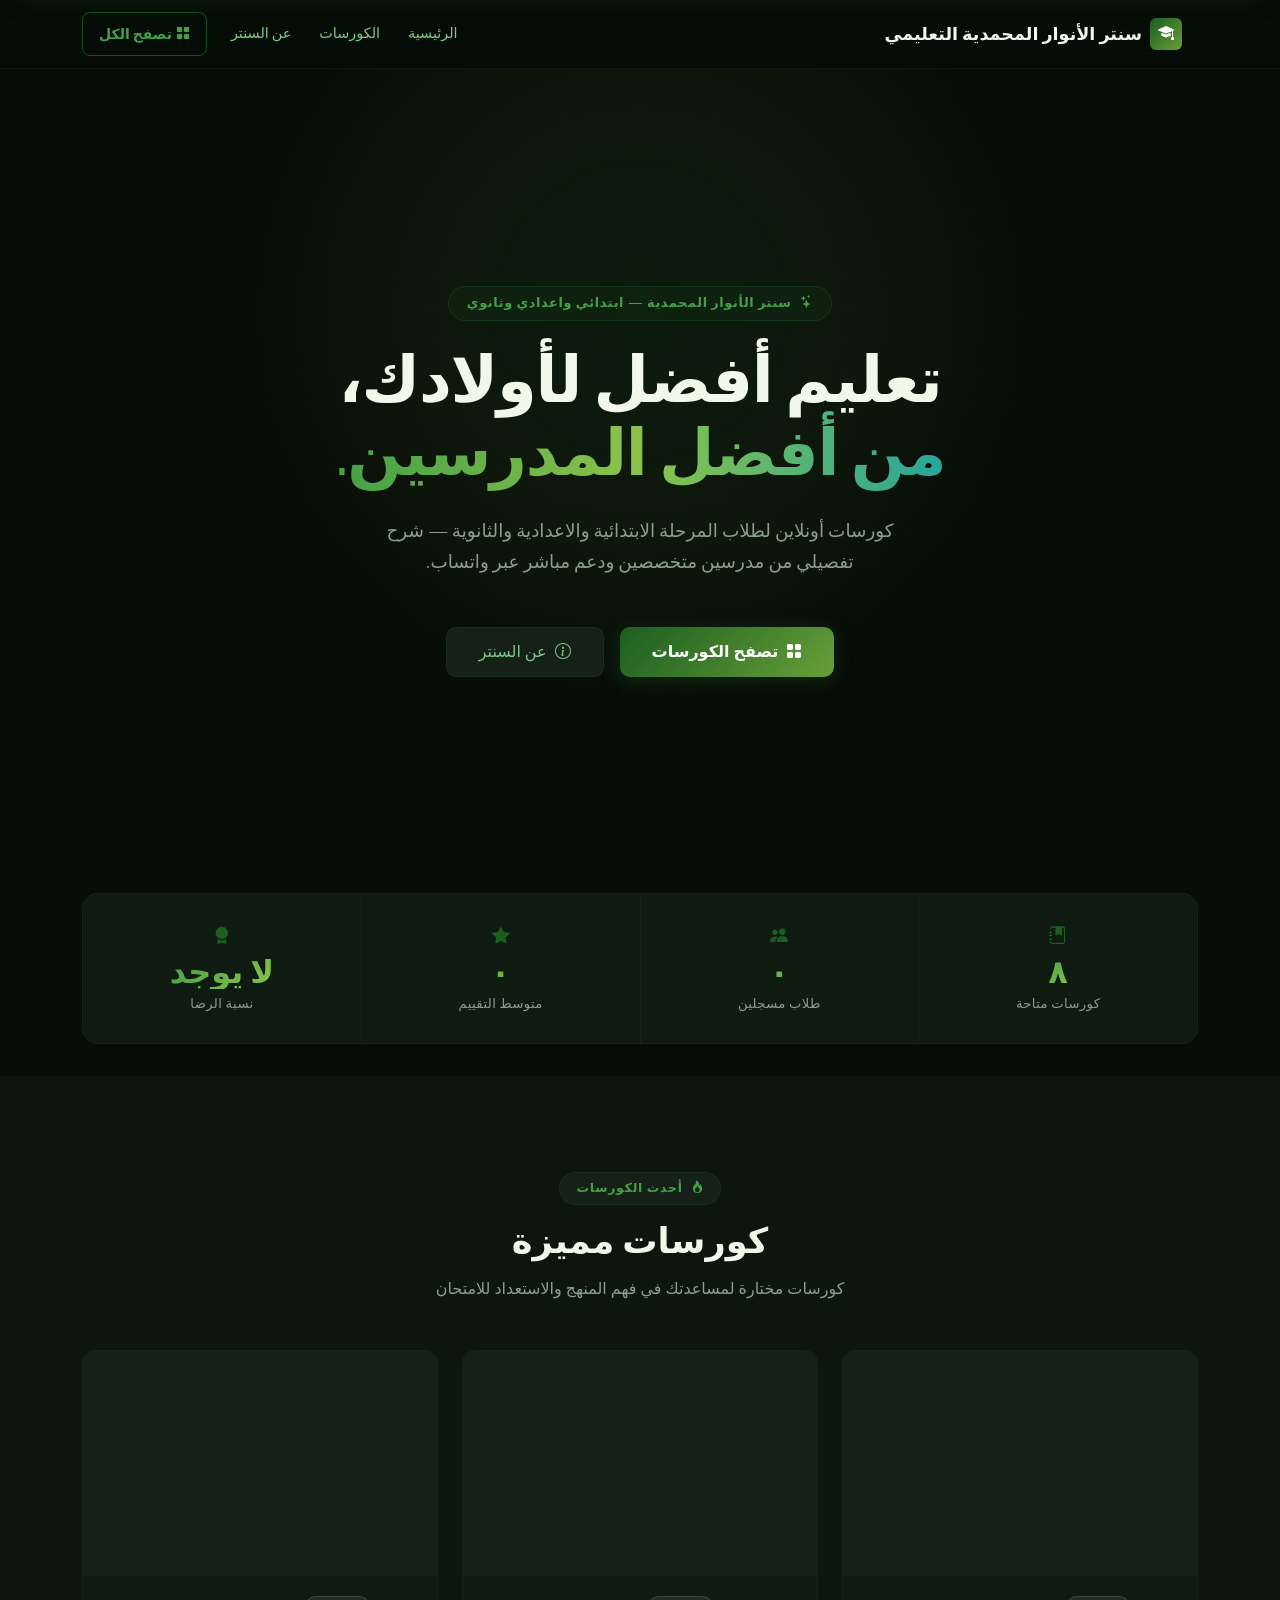
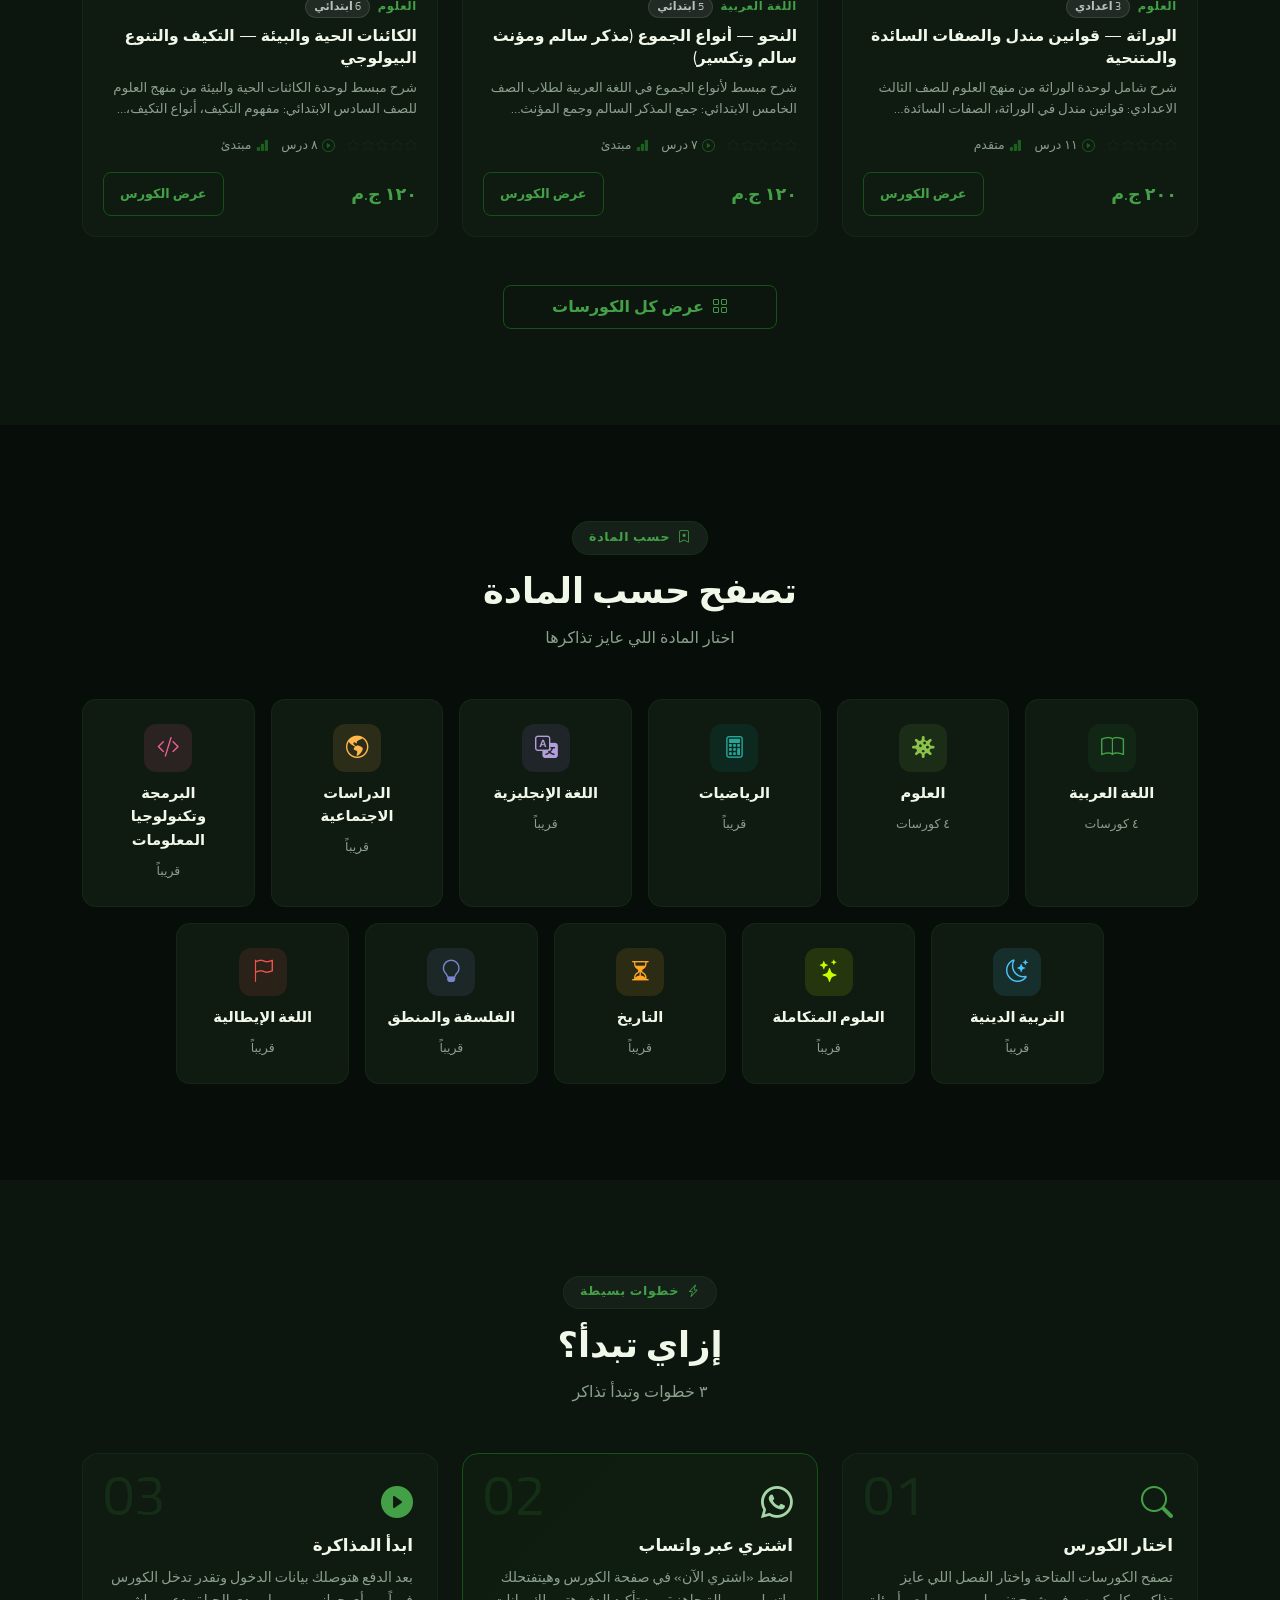
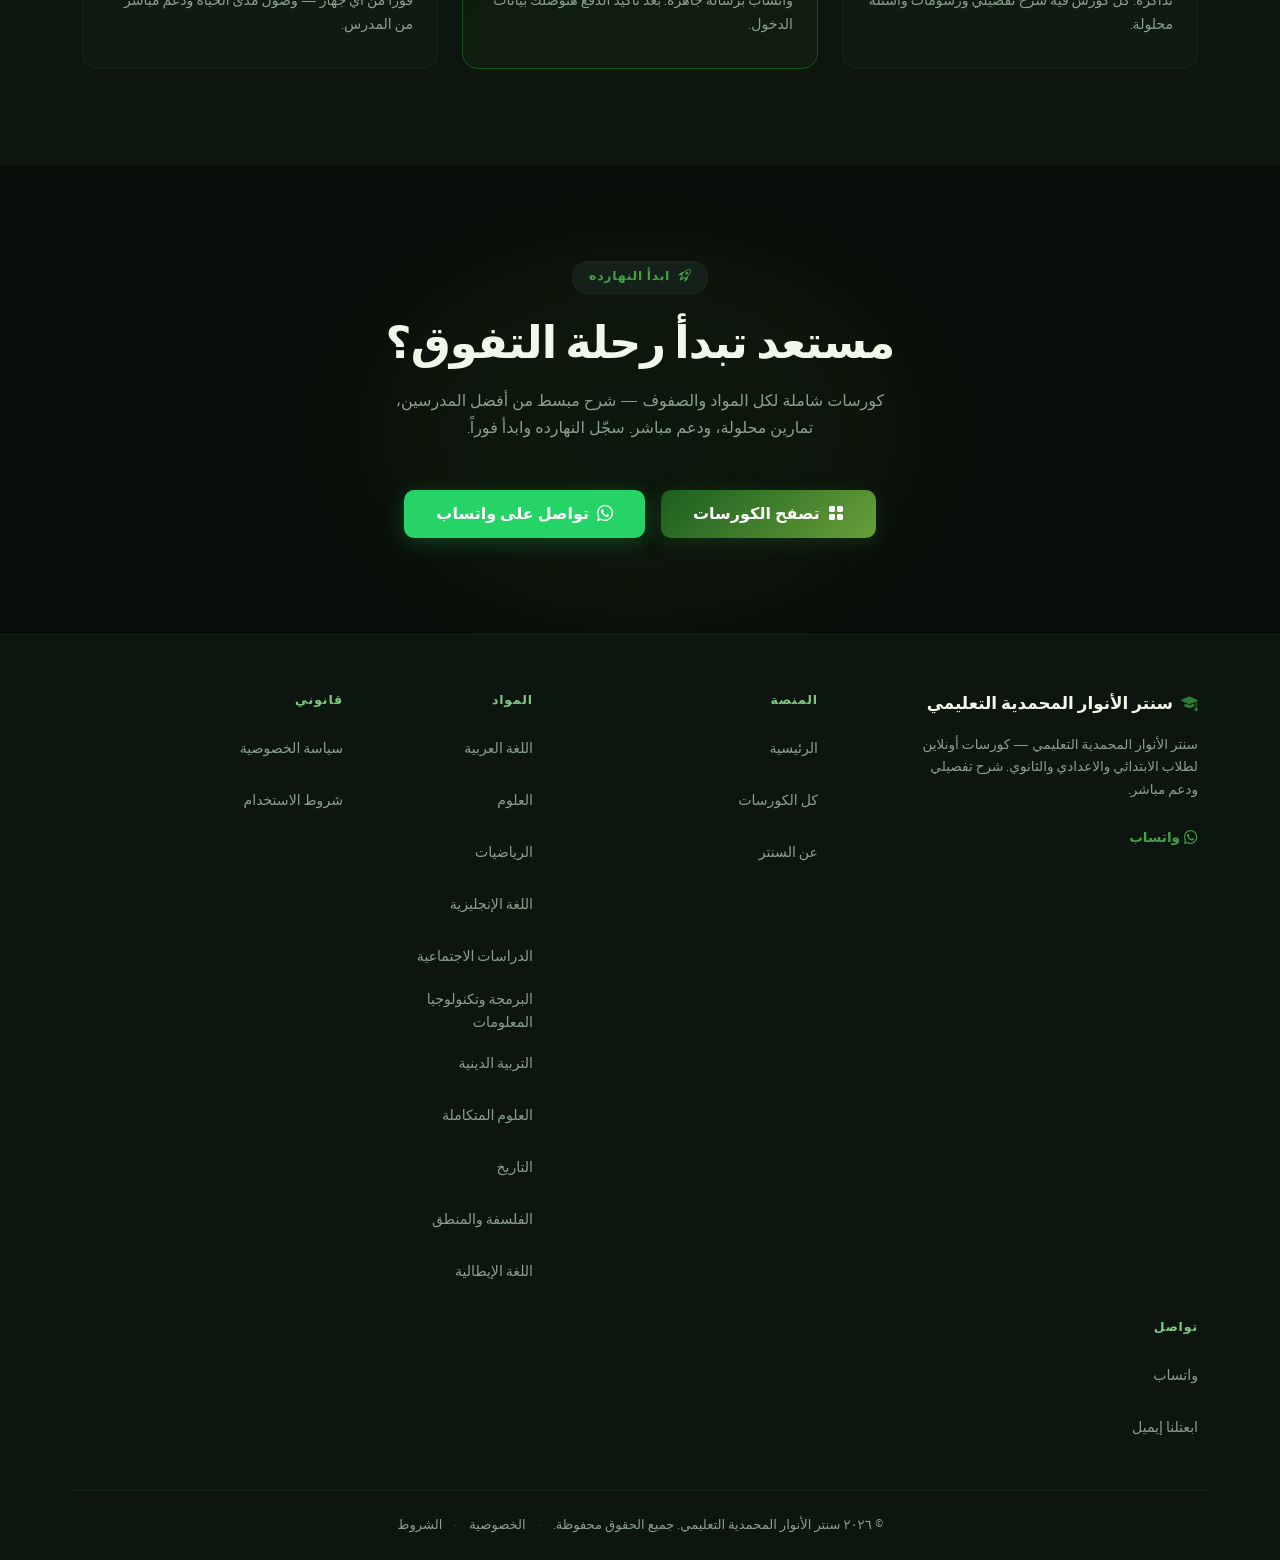
<file: index.html>
<!-- ── Upgrade Summary ──
   - Replaced home-navbar → site-navbar, home-brand → site-brand, etc.
   - Replaced home-btn-outline → site-btn-outline
   - Replaced home-btn-primary → site-btn-primary
   - Replaced home-btn-ghost → site-btn-ghost
   - Replaced home-btn-whatsapp → site-btn-whatsapp
   - Replaced home-footer, footer-* → site-footer, site-footer-*
   - Added components.css link between courses.css and home.css
   ── End Summary ── -->

<!DOCTYPE html>
<html lang="ar" dir="rtl" data-bs-theme="dark">

<head>
  <meta charset="utf-8">
  <meta name="viewport" content="width=device-width, initial-scale=1.0, shrink-to-fit=no">

  <title id="page-title">سنتر الأنوار المحمدية التعليمي — كورسات ابتدائي واعدادي وثانوي</title>
  <meta name="description"
        id="page-desc"
        content="سنتر الأنوار المحمدية التعليمي — كورسات أونلاين لطلاب الابتدائي والاعدادي والثانوي في كل المواد. شرح تفصيلي من أفضل المدرسين مع دعم مباشر عبر واتساب.">
  <meta name="robots" content="index, follow">
  <link rel="canonical" id="page-canonical" href="https://anwarcenter.one/">

  <meta property="og:type"        content="website">
  <meta property="og:url"         id="og-url"         content="https://anwarcenter.one/">
  <meta property="og:title"       id="og-title"       content="سنتر الأنوار المحمدية التعليمي — كورسات ابتدائي واعدادي وثانوي">
  <meta property="og:description" id="og-desc"        content="كورسات أونلاين ابتدائي واعدادي وثانوي مع أفضل المدرسين ودعم مباشر.">
  <meta property="og:image"       id="og-image"       content="https://anwarcenter.one/assets/img/og-image.png">
  <meta property="og:site_name"   id="og-site-name"   content="سنتر الأنوار المحمدية التعليمي">

  <meta name="twitter:card"        content="summary_large_image">
  <meta name="twitter:title"       id="tw-title"  content="سنتر الأنوار المحمدية التعليمي — كورسات ابتدائي واعدادي وثانوي">
  <meta name="twitter:description" id="tw-desc"   content="كورسات أونلاين ابتدائي واعدادي وثانوي مع أفضل المدرسين ودعم مباشر.">
  <meta name="twitter:image"       id="tw-image"  content="https://anwarcenter.one/assets/img/og-image.png">

  <link rel="alternate" hreflang="ar" id="hreflang-ar" href="https://anwarcenter.one/">

  <meta http-equiv="Content-Security-Policy"
        content="default-src 'none';
                 script-src 'self';
                 style-src 'self' https://cdn.jsdelivr.net;
                 font-src 'self' https://cdn.jsdelivr.net;
                 img-src 'self' data:;
                 connect-src 'self';
                 form-action 'none';">

  <link rel="apple-touch-icon" type="image/png" sizes="180x180" href="assets/img/fav180.png">
  <link rel="icon" type="image/png" sizes="32x32" href="assets/img/fav32.png">
  <link rel="icon" type="image/png" sizes="32x32" href="assets/img/fav32D.png"
        media="(prefers-color-scheme: dark)">
  <link rel="icon" type="image/png" sizes="16x16" href="assets/img/fav16.png">
  <link rel="icon" type="image/png" sizes="16x16" href="assets/img/fav16D.png"
        media="(prefers-color-scheme: dark)">

  <link rel="preload" href="assets/fonts/inter-variable.woff2"
        as="font" type="font/woff2" crossorigin="anonymous">
  <link rel="preload" href="assets/fonts/cairo-variable.woff2"
        as="font" type="font/woff2" crossorigin="anonymous">

  <link rel="stylesheet" href="assets/bootstrap/css/bootstrap.min.css">
  <link rel="stylesheet" href="https://cdn.jsdelivr.net/npm/bootstrap-icons@1.13.1/font/bootstrap-icons.min.css">
  <link rel="stylesheet" href="assets/css/courses.css">
  <link rel="stylesheet" href="assets/css/components.css">
  <link rel="stylesheet" href="assets/css/home.css">
</head>

<body>

  <a href="#main-content" class="skip-link">تخطي إلى المحتوى</a>

  <nav class="navbar navbar-expand-lg site-navbar sticky-top"
       aria-label="التنقل الرئيسي">
    <div class="container">

      <a class="navbar-brand site-brand" href="./index.html">
        <span class="site-brand-icon" aria-hidden="true">
          <i class="bi bi-mortarboard-fill" aria-hidden="true"></i>
        </span>
        <span id="nav-brand-name"></span>
      </a>

      <button class="navbar-toggler border-0" type="button"
              data-bs-toggle="collapse" data-bs-target="#mainNav"
              aria-controls="mainNav" aria-expanded="false"
              aria-label="تبديل القائمة">
        <i class="bi bi-list fs-4 icon-em-500" aria-hidden="true"></i>
      </button>

      <div class="collapse navbar-collapse" id="mainNav">
        <ul class="navbar-nav me-auto align-items-lg-center gap-lg-1">
          <li class="nav-item">
            <a class="nav-link" href="./index.html"
               aria-current="page" data-nav-page="home">الرئيسية</a>
          </li>
          <li class="nav-item">
            <a class="nav-link" href="./course/"
               data-nav-page="courses">الكورسات</a>
          </li>
          <li class="nav-item">
            <a class="nav-link" href="./about.html"
               data-nav-page="about">عن السنتر</a>
          </li>
          <li class="nav-item me-lg-2">
            <a class="btn site-btn-outline btn-sm px-3" href="./course/">
              <i class="bi bi-grid-fill ms-1" aria-hidden="true"></i>تصفح الكل
            </a>
          </li>
        </ul>
      </div>

    </div>
  </nav>

  <main id="main-content">

    <section class="hero-section" aria-labelledby="hero-heading">
      <div class="hero-bg-grid" aria-hidden="true"></div>
      <div class="hero-glow"    aria-hidden="true"></div>

      <div class="container hero-content">
        <div class="row justify-content-center text-center">
          <div class="col-12 col-lg-9 col-xl-8">

            <div class="hero-badge mb-4" aria-hidden="true">
              <i class="bi bi-stars ms-2" aria-hidden="true"></i><span id="hero-badge-text">سنتر الأنوار المحمدية — ابتدائي واعدادي وثانوي</span>
            </div>

            <h1 class="hero-title mb-4" id="hero-heading">
              <span class="hero-title-line"     id="hero-title-line1"></span><br>
              <span class="hero-title-gradient" id="hero-title-gradient"></span>
            </h1>

            <p class="hero-subtitle mb-5" id="hero-subtitle"></p>

            <div class="hero-actions d-flex flex-wrap gap-3 justify-content-center">
              <a href="./course/" class="btn site-btn-primary hero-btn-main">
                <i class="bi bi-grid-fill ms-2" aria-hidden="true"></i>تصفح الكورسات
              </a>
              <a href="./about.html" class="btn site-btn-ghost hero-btn-sec">
                <i class="bi bi-info-circle ms-2" aria-hidden="true"></i>عن السنتر
              </a>
            </div>

          </div>
        </div>
      </div>

      <div class="hero-wave" aria-hidden="true">
        <svg viewBox="0 0 1440 60" preserveAspectRatio="none"
             xmlns="http://www.w3.org/2000/svg" aria-hidden="true">
          <path d="M0,30 C360,60 1080,0 1440,30 L1440,60 L0,60 Z"
                fill="var(--bg-primary)"/>
        </svg>
      </div>
    </section>

    <section class="stats-section" aria-label="إحصائيات المنصة">
      <div class="container">
        <div class="stats-bar" id="stats-bar" role="list">
          <div class="stat-item skeleton-pulse" role="listitem" aria-hidden="true">
            <div class="skeleton-line skeleton-stat-icon"></div>
            <div class="skeleton-line skeleton-stat-text"></div>
          </div>
          <div class="stat-item skeleton-pulse" role="listitem" aria-hidden="true">
            <div class="skeleton-line skeleton-stat-icon"></div>
            <div class="skeleton-line skeleton-stat-text"></div>
          </div>
          <div class="stat-item skeleton-pulse" role="listitem" aria-hidden="true">
            <div class="skeleton-line skeleton-stat-icon"></div>
            <div class="skeleton-line skeleton-stat-text"></div>
          </div>
          <div class="stat-item skeleton-pulse" role="listitem" aria-hidden="true">
            <div class="skeleton-line skeleton-stat-icon"></div>
            <div class="skeleton-line skeleton-stat-text"></div>
          </div>
        </div>
      </div>
    </section>

    <section class="home-section featured-section"
             aria-labelledby="featured-heading">
      <div class="container">

        <div class="section-header text-center mb-5">
          <div class="section-badge mb-3" aria-hidden="true">
            <i class="bi bi-fire ms-2" aria-hidden="true"></i><span id="featured-badge-text">أحدث الكورسات</span>
          </div>
          <h2 class="section-title" id="featured-heading"><span id="featured-title-text">كورسات مميزة</span></h2>
          <p class="section-subtitle" id="featured-subtitle-text">
            كورسات مختارة لمساعدتك في فهم المنهج والاستعداد للامتحان
          </p>
        </div>

        <div class="row g-4" id="featured-courses-grid" aria-live="polite">
        </div>

        <div class="text-center mt-5">
          <a href="./course/" class="btn site-btn-outline px-5" id="featured-view-all-btn">
            <i class="bi bi-grid ms-2" aria-hidden="true"></i><span id="featured-view-all-text">عرض كل الكورسات</span>
          </a>
        </div>

      </div>
    </section>

    <section class="home-section categories-section"
             aria-labelledby="categories-heading">
      <div class="container">

        <div class="section-header text-center mb-5">
          <div class="section-badge mb-3" aria-hidden="true">
            <i class="bi bi-bookmark-star ms-2" aria-hidden="true"></i><span id="categories-badge-text">حسب المادة</span>
          </div>
          <h2 class="section-title" id="categories-heading"><span id="categories-title-text">تصفح حسب المادة</span></h2>
          <p class="section-subtitle" id="categories-subtitle-text">اختار المادة اللي عايز تذاكرها</p>
        </div>

        <div class="row g-3 justify-content-center"
             id="categories-grid" aria-live="polite">
        </div>

      </div>
    </section>

    <section class="home-section how-section"
             aria-labelledby="how-heading">
      <div class="container">

        <div class="section-header text-center mb-5">
          <div class="section-badge mb-3" aria-hidden="true">
            <i class="bi bi-lightning-charge ms-2" aria-hidden="true"></i><span id="how-badge-text">خطوات بسيطة</span>
          </div>
          <h2 class="section-title" id="how-heading"><span id="how-title-text">إزاي تبدأ؟</span></h2>
          <p class="section-subtitle" id="how-subtitle-text">٣ خطوات وتبدأ تذاكر</p>
        </div>

        <div class="row g-4 justify-content-center" id="how-steps-grid">

          <div class="col-12 col-md-4">
            <article class="how-card h-100">
              <div class="how-step-number" aria-hidden="true">01</div>
              <div class="how-icon mb-3" aria-hidden="true">
                <i class="bi bi-search" aria-hidden="true"></i>
              </div>
              <h3 class="how-title">اختار الكورس</h3>
              <p class="how-desc">
                تصفح الكورسات المتاحة واختار الفصل اللي عايز تذاكره.
                كل كورس فيه شرح تفصيلي ورسومات وأسئلة محلولة.
              </p>
            </article>
          </div>

          <div class="col-12 col-md-4">
            <article class="how-card how-card--accent h-100">
              <div class="how-step-number" aria-hidden="true">02</div>
              <div class="how-icon mb-3" aria-hidden="true">
                <i class="bi bi-whatsapp" aria-hidden="true"></i>
              </div>
              <h3 class="how-title">اشتري عبر واتساب</h3>
              <p class="how-desc">
                اضغط «اشتري الآن» في صفحة الكورس وهيتفتحلك واتساب
                برسالة جاهزة. بعد تأكيد الدفع هتوصلك بيانات الدخول.
              </p>
            </article>
          </div>

          <div class="col-12 col-md-4">
            <article class="how-card h-100">
              <div class="how-step-number" aria-hidden="true">03</div>
              <div class="how-icon mb-3" aria-hidden="true">
                <i class="bi bi-play-circle-fill" aria-hidden="true"></i>
              </div>
              <h3 class="how-title">ابدأ المذاكرة</h3>
              <p class="how-desc">
                بعد الدفع هتوصلك بيانات الدخول وتقدر تدخل الكورس فوراً
                من أي جهاز — وصول مدى الحياة ودعم مباشر من المدرس.
              </p>
            </article>
          </div>

        </div>
      </div>
    </section>

    <section class="cta-section" aria-labelledby="cta-heading">
      <div class="cta-glow" aria-hidden="true"></div>
      <div class="container cta-content text-center">

        <div class="section-badge mb-4" aria-hidden="true">
          <i class="bi bi-rocket-takeoff ms-2" aria-hidden="true"></i><span id="cta-badge-text">ابدأ النهارده</span>
        </div>
        <h2 class="cta-title mb-3" id="cta-heading">
          <span id="cta-title-text">مستعد تبدأ رحلة التفوق؟</span>
        </h2>
        <p class="cta-subtitle mb-5" id="cta-subtitle-text">
          كورسات شاملة لكل المواد والصفوف — شرح مبسط من أفضل المدرسين،
          تمارين محلولة، ودعم مباشر. سجّل النهارده وابدأ فوراً.
        </p>

        <div class="d-flex flex-wrap gap-3 justify-content-center">
          <a href="./course/" class="btn site-btn-primary cta-btn-main">
            <i class="bi bi-grid-fill ms-2" aria-hidden="true"></i>تصفح الكورسات
          </a>
          <a id="cta-whatsapp-btn"
 href="#" target="_blank"
             rel="noopener noreferrer"
             class="btn site-btn-whatsapp cta-btn-wa"
             aria-label="تواصل معانا على واتساب">
            <i class="bi bi-whatsapp ms-2" aria-hidden="true"></i>تواصل على واتساب
          </a>
        </div>

      </div>
    </section>

  </main>

  <footer class="site-footer" role="contentinfo">
    <div class="container">

      <div class="row g-4 site-footer-top">

        <div class="col-12 col-md-4">
          <div class="site-footer-brand mb-3">
            <i class="bi bi-mortarboard-fill ms-2 icon-em-500" aria-hidden="true"></i>
            <span id="footer-brand-name"></span>
          </div>
          <p class="site-footer-tagline" id="footer-tagline">
            سنتر الأنوار المحمدية التعليمي — كورسات أونلاين لطلاب
            الابتدائي والاعدادي والثانوي. شرح تفصيلي ودعم مباشر.
          </p>
          <a id="footer-whatsapp-link" href="#" target="_blank"
             rel="noopener noreferrer" class="site-footer-social-link"
             aria-label="تواصل معانا على واتساب">
            <i class="bi bi-whatsapp ms-1" aria-hidden="true"></i>واتساب
          </a>
        </div>

        <div class="col-6 col-md-2 offset-md-1">
          <p class="site-footer-col-title">المنصة</p>
          <ul class="site-footer-links">
            <li><a href="./index.html">الرئيسية</a></li>
            <li><a href="./course/">كل الكورسات</a></li>
            <li><a href="./about.html">عن السنتر</a></li>
          </ul>
        </div>

        <div class="col-6 col-md-2">
          <p class="site-footer-col-title">المواد</p>
          <ul class="site-footer-links" id="footer-categories">
          </ul>
        </div>

        <div class="col-6 col-md-2">
          <p class="site-footer-col-title">قانوني</p>
          <ul class="site-footer-links">
            <li><a href="./legal/privacy.html">سياسة الخصوصية</a></li>
            <li><a href="./legal/terms.html">شروط الاستخدام</a></li>
          </ul>
        </div>

        <div class="col-6 col-md-2">
          <p class="site-footer-col-title">تواصل</p>
          <ul class="site-footer-links">
            <li>
              <a id="footer-wa-link-2"
                 href="#"
                 target="_blank"
                 rel="noopener noreferrer"
                 aria-label="تواصل معانا على واتساب">واتساب</a>
            </li>
            <li>
              <a id="footer-email-link"
                 href="mailto:eslamkotp53@gmail.com">ابعتلنا إيميل</a>
            </li>
          </ul>
        </div>

      </div>

      <div class="site-footer-bottom">
        <span id="footer-copyright"></span>
        <span class="site-footer-divider" aria-hidden="true">·</span>
        <a href="./legal/privacy.html">الخصوصية</a>
        <span class="site-footer-divider" aria-hidden="true">·</span>
        <a href="./legal/terms.html">الشروط</a>
      </div>

    </div>
  </footer>

  <script src="assets/bootstrap/js/bootstrap.min.js"  defer></script>
  <script src="assets/js/utils.js"                    defer></script>
  <script src="assets/js/courses-data.js"             defer></script>
  <script src="assets/js/shared-page.js"              defer></script>
  <script src="assets/js/home-app.js"                 defer></script>

</body>

</html>
</file>
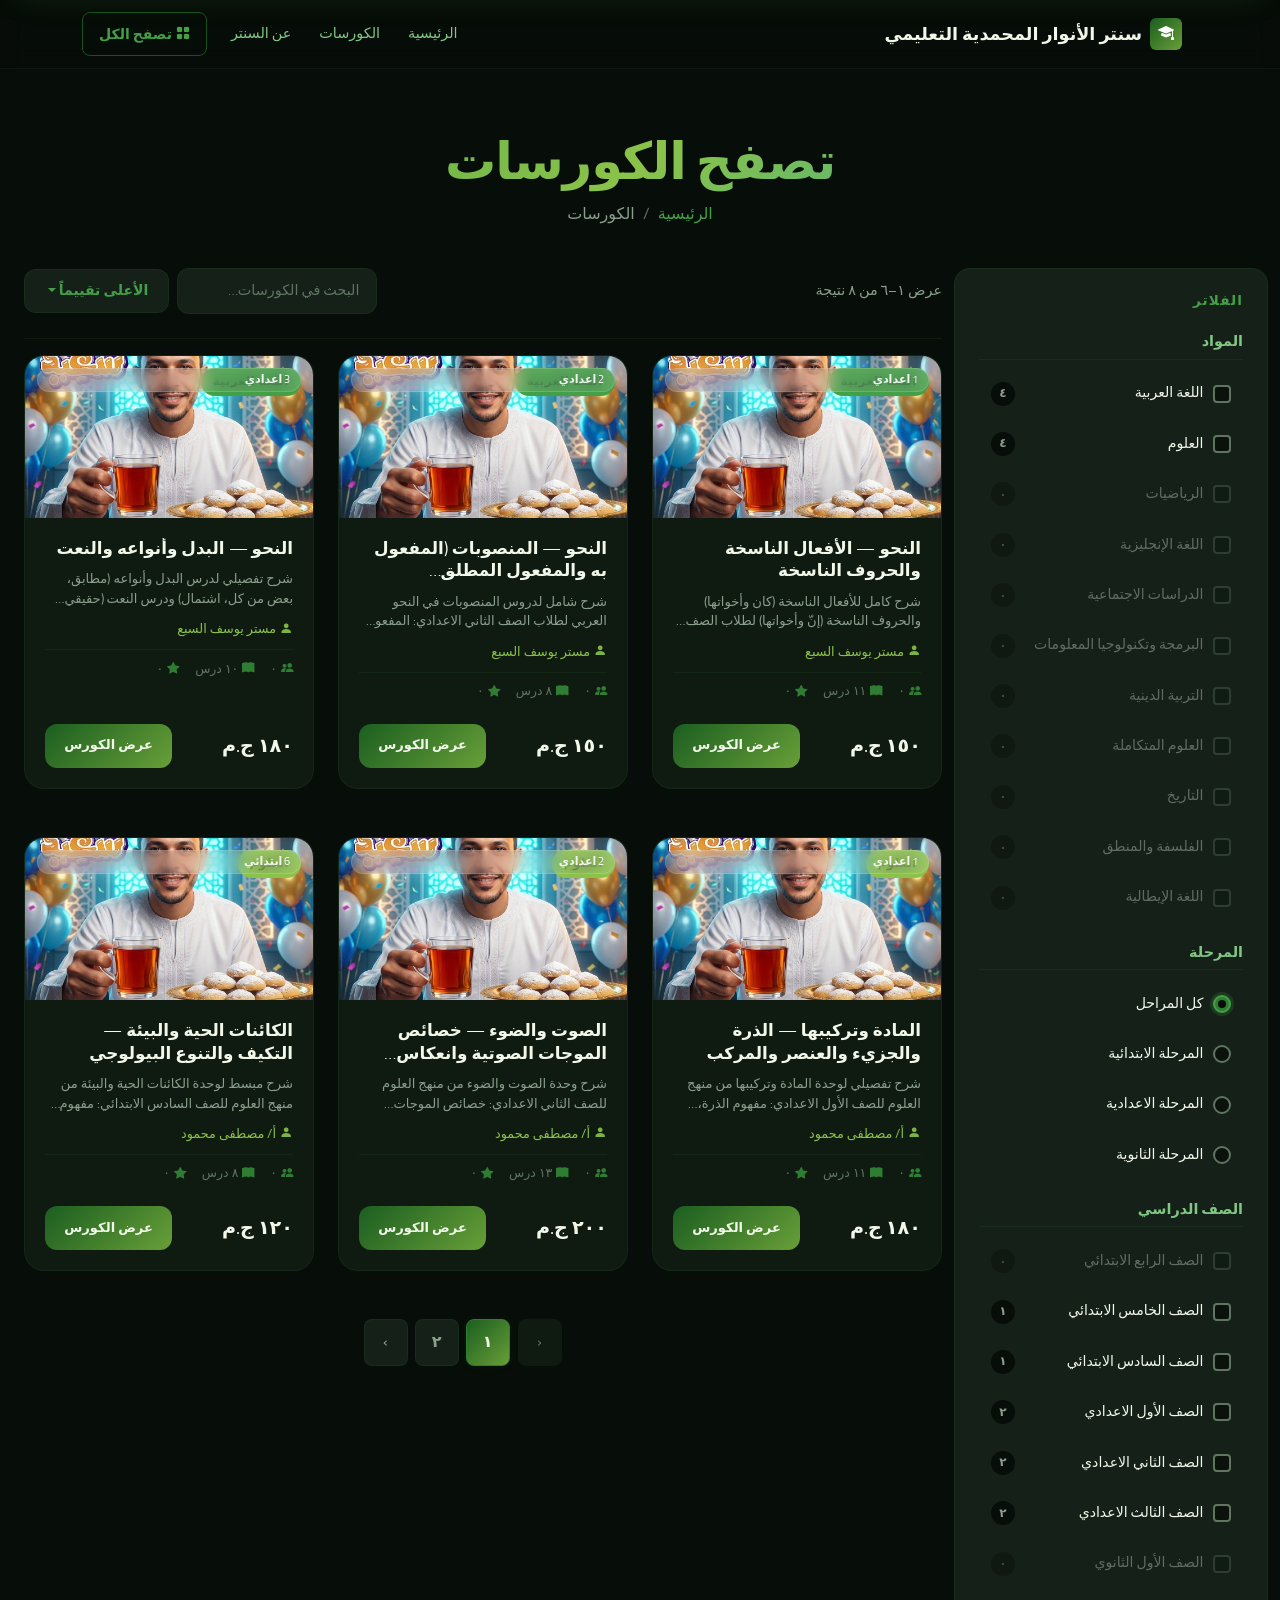
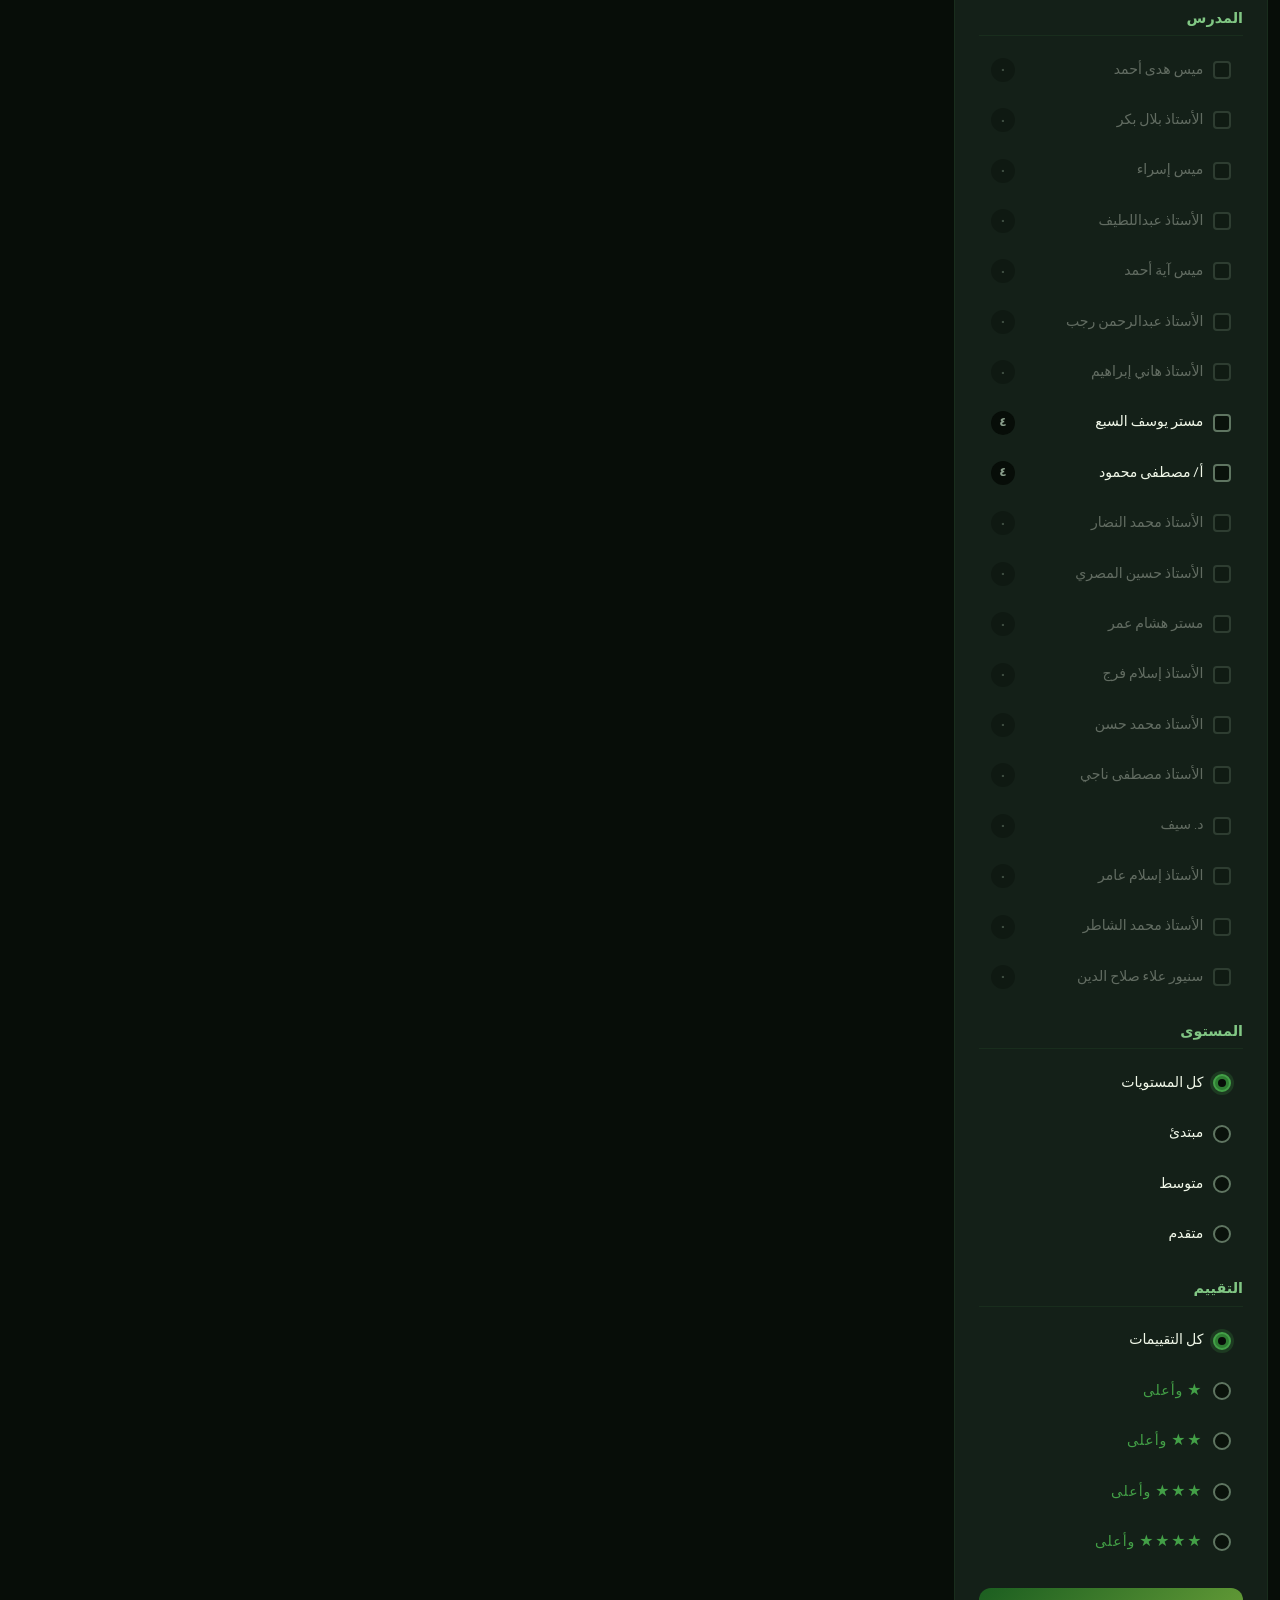
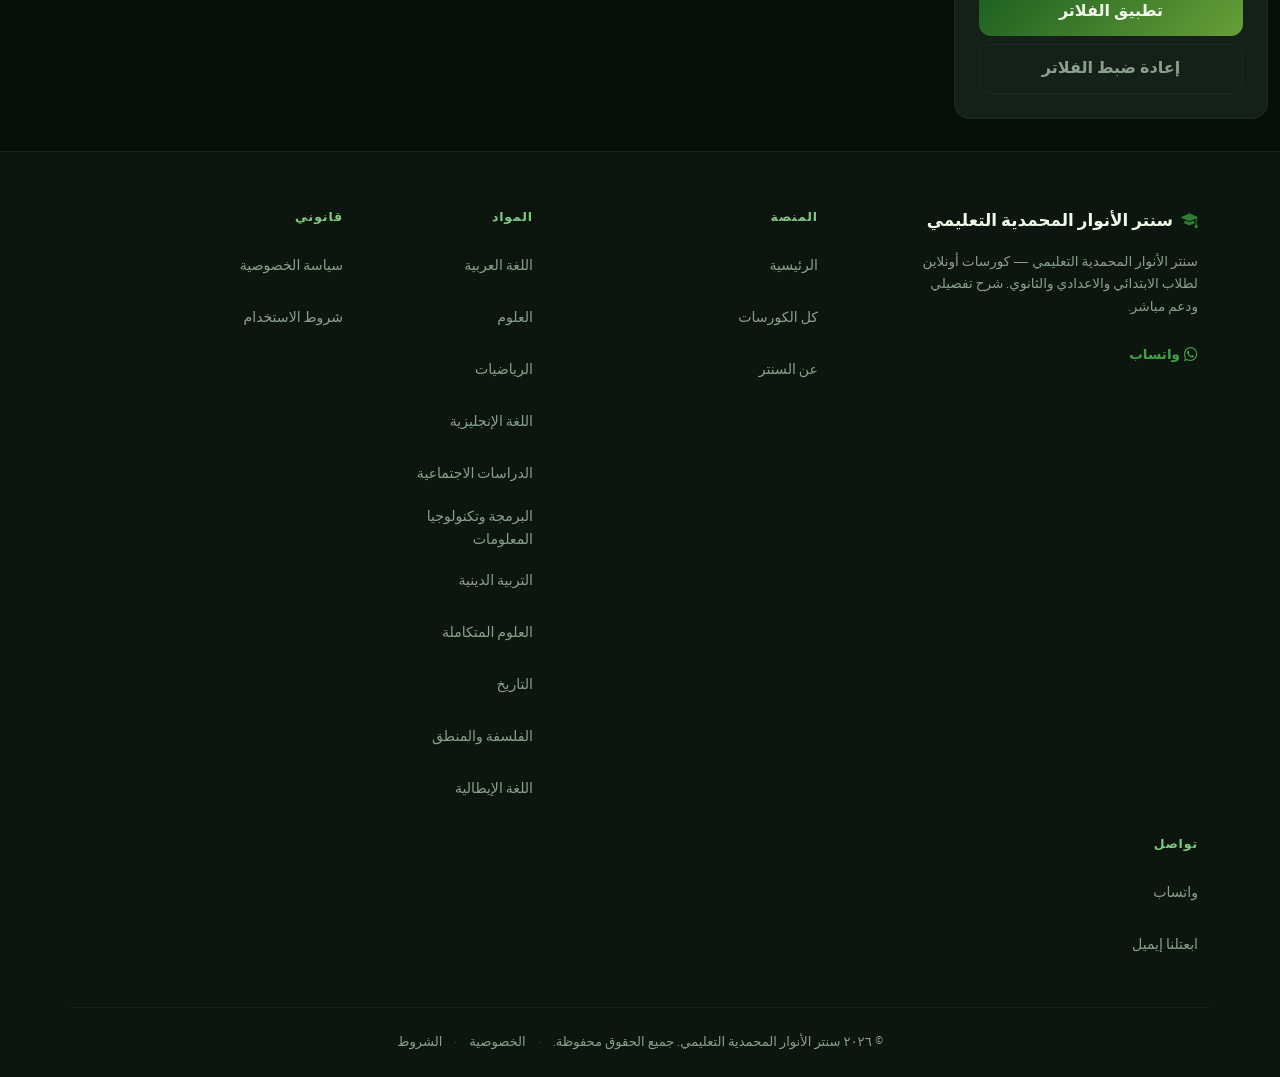
<file: course/index.html>
<!DOCTYPE html>
<html lang="ar" dir="rtl" data-bs-theme="dark">

<head>
  <meta charset="utf-8">
  <meta name="viewport" content="width=device-width, initial-scale=1.0, shrink-to-fit=no">

  <!-- SEO — injected at runtime by courses-app.js from COURSE_DATA -->
  <title id="page-title">تصفح الكورسات — سنتر الأنوار المحمدية التعليمي</title>
  <meta name="description"
        id="page-desc"
        content="كورسات أونلاين لطلاب الابتدائي والاعدادي والثانوي في كل المواد. فلتر حسب المرحلة أو المادة أو المستوى أو المدرس.">
  <meta name="robots" content="index, follow">
  <link rel="canonical" id="page-canonical" href="https://anwarcenter.one/course/">

  <!-- Open Graph -->
  <meta property="og:type"        content="website">
  <meta property="og:url"         id="og-url"       content="https://anwarcenter.one/course/">
  <meta property="og:title"       id="og-title"     content="تصفح الكورسات — سنتر الأنوار المحمدية التعليمي">
  <meta property="og:description" id="og-desc"      content="كورسات أونلاين لطلاب الابتدائي والاعدادي والثانوي. فلتر حسب المادة أو المستوى وابدأ التعلم.">
  <meta property="og:image"       id="og-image"     content="https://anwarcenter.one/assets/img/og-image.png">
  <meta property="og:site_name"   id="og-site-name" content="سنتر الأنوار المحمدية التعليمي">

  <!-- Twitter Card -->
  <meta name="twitter:card"        content="summary_large_image">
  <meta name="twitter:title"       id="tw-title" content="تصفح الكورسات — سنتر الأنوار المحمدية التعليمي">
  <meta name="twitter:description" id="tw-desc"  content="كورسات أونلاين لطلاب الابتدائي والاعدادي والثانوي. فلتر حسب المادة أو المستوى وابدأ التعلم.">
  <meta name="twitter:image"       id="tw-image" content="https://anwarcenter.one/assets/img/og-image.png">

  <!-- hreflang -->
  <link rel="alternate" hreflang="ar" id="hreflang-ar" href="https://anwarcenter.one/course/">

  <!-- CSP — font-src 'self' for Inter self-hosted -->
  <meta http-equiv="Content-Security-Policy"
        content="default-src 'none';
                 script-src 'self';
                 style-src 'self' https://cdn.jsdelivr.net;
                 font-src 'self' https://cdn.jsdelivr.net;
                 img-src 'self' data:;
                 connect-src 'self';
                 form-action 'none';">

  <!-- JSON-LD injected by courses-app.js -->

  <!-- Favicons -->
  <link rel="apple-touch-icon" type="image/png" sizes="180x180" href="../assets/img/fav180.png">
  <link rel="icon" type="image/png" sizes="32x32" href="../assets/img/fav32.png">
  <link rel="icon" type="image/png" sizes="32x32" href="../assets/img/fav32D.png"
        media="(prefers-color-scheme: dark)">
  <link rel="icon" type="image/png" sizes="16x16" href="../assets/img/fav16.png">
  <link rel="icon" type="image/png" sizes="16x16" href="../assets/img/fav16D.png"
        media="(prefers-color-scheme: dark)">

  <!-- Preload critical font — path from /course/ -->
  <link rel="preload" href="../assets/fonts/inter-variable.woff2"
        as="font" type="font/woff2" crossorigin="anonymous">
  <link rel="preload" href="../assets/fonts/cairo-variable.woff2"
        as="font" type="font/woff2" crossorigin="anonymous">

  <!-- Stylesheets -->
  <link rel="stylesheet" href="../assets/bootstrap/css/bootstrap.min.css">
  <link rel="stylesheet" href="https://cdn.jsdelivr.net/npm/bootstrap-icons@1.13.1/font/bootstrap-icons.min.css">
  <link rel="stylesheet" href="../assets/css/courses.css">
  <link rel="stylesheet" href="../assets/css/components.css">
</head>

<body>

  <!-- Skip to content -->
  <a href="#main-content" class="skip-link">تخطي إلى المحتوى</a>

  <nav class="navbar navbar-expand-lg site-navbar sticky-top"
       aria-label="التنقل الرئيسي">
    <div class="container">

      <a class="navbar-brand site-brand" href="../index.html">
        <span class="site-brand-icon" aria-hidden="true">
          <i class="bi bi-mortarboard-fill" aria-hidden="true"></i>
        </span>
        <span id="nav-brand-name"></span>
      </a>

      <button class="navbar-toggler border-0" type="button"
              data-bs-toggle="collapse" data-bs-target="#mainNav"
              aria-controls="mainNav" aria-expanded="false"
              aria-label="تبديل القائمة">
        <i class="bi bi-list fs-4 icon-em-500" aria-hidden="true"></i>
      </button>

      <div class="collapse navbar-collapse" id="mainNav">
        <ul class="navbar-nav me-auto align-items-lg-center gap-lg-1">
          <li class="nav-item">
            <a class="nav-link" href="../index.html"
               data-nav-page="home">الرئيسية</a>
          </li>
          <li class="nav-item">
            <a class="nav-link" href="./"
               aria-current="page" data-nav-page="courses">الكورسات</a>
          </li>
          <li class="nav-item">
            <a class="nav-link" href="../about.html"
               data-nav-page="about">عن السنتر</a>
          </li>
          <li class="nav-item me-lg-2">
            <a class="btn site-btn-outline btn-sm px-3" href="./">
              <i class="bi bi-grid-fill ms-1" aria-hidden="true"></i>تصفح الكل
            </a>
          </li>
        </ul>
      </div>

    </div>
  </nav>

  <main id="main-content" class="page-container">

    <!-- ── Page Header ── -->
    <header class="page-header">
      <h1 class="page-title">تصفح الكورسات</h1>
      <nav class="breadcrumb-nav" aria-label="مسار التنقل">
        <ol class="breadcrumb">
          <li class="breadcrumb-item">
            <a href="../index.html">الرئيسية</a>
          </li>
          <li class="breadcrumb-item active" aria-current="page">
            <span>الكورسات</span>
          </li>
        </ol>
      </nav>
    </header>

    <!-- ── Layout ── -->
    <div class="row g-4">

      <!-- Sidebar — desktop -->
      <aside id="desktop-filters-slot"
             class="col-lg-3 d-none d-lg-block sidebar"
             aria-label="فلاتر الكورسات">
      </aside>

      <!-- Content area -->
      <div id="content-area" class="col-lg-9">

        <!-- Toolbar -->
        <div class="toolbar" role="search">
          <p id="results-text"
             class="results-text mb-0"
             aria-live="polite"
             aria-atomic="true">جارٍ التحميل</p>

          <div class="d-flex align-items-center gap-2">
            <label class="visually-hidden" for="search-input">
              البحث في الكورسات
            </label>
            <input id="search-input"
                   class="search-input"
                   type="search"
                   placeholder="البحث في الكورسات…"
                   autocomplete="off"
                   aria-label="البحث في الكورسات">

            <div class="dropdown">
              <button id="sort-dropdown"
                      class="btn sort-toggle dropdown-toggle"
                      type="button"
                      data-bs-toggle="dropdown"
                      aria-expanded="false"
                      aria-label="ترتيب الكورسات">
                <span class="d-none d-sm-inline sort-label">متوسط التقييمات</span>
                <i class="d-sm-none bi bi-sort-down" aria-hidden="true"></i>
              </button>
              <ul id="sort-dropdown-menu"
                  class="dropdown-menu sort-menu dropdown-menu-end"
                  role="listbox"
                  aria-label="خيارات الترتيب">
              </ul>
            </div>
          </div>
        </div>

        <!-- Courses grid -->
        <h2 class="visually-hidden" id="courses-list-heading">نتائج الكورسات</h2>
        <div id="courses-grid"
             class="row g-4"
             aria-live="polite"
             aria-atomic="true">
        </div>

        <!-- Pagination -->
        <nav aria-label="صفحات الكورسات">
          <ul id="pagination-bar"
              class="pagination justify-content-center mt-4 gap-2">
          </ul>
        </nav>

      </div>
    </div>

  </main><!-- /#main-content -->


  <!-- ── Mobile Offcanvas filters ── -->
  <div id="offcanvas-filters"
       class="offcanvas offcanvas-start mobile-offcanvas"
       tabindex="-1"
       aria-labelledby="offcanvas-title">
    <div class="offcanvas-header">
      <h2 id="offcanvas-title" class="offcanvas-title">الفلاتر</h2>
      <button class="btn-close"
              type="button"
              data-bs-dismiss="offcanvas"
              aria-label="إغلاق الفلاتر"></button>
    </div>
    <div id="mobile-filters-slot" class="offcanvas-body"></div>
  </div>


  <!-- ── FAB — mobile filter trigger ── -->
  <button id="floating-filter-btn"
          class="d-lg-none floating-fab"
          type="button"
          data-bs-toggle="offcanvas"
          data-bs-target="#offcanvas-filters"
          aria-label="فتح فلاتر الكورسات"
          aria-controls="offcanvas-filters">
    <i class="bi bi-funnel-fill" aria-hidden="true"></i>
  </button>


  <footer class="site-footer" role="contentinfo">
    <div class="container">

      <div class="row g-4 site-footer-top">

        <div class="col-12 col-md-4">
          <div class="site-footer-brand mb-3">
            <i class="bi bi-mortarboard-fill ms-2 icon-em-500" aria-hidden="true"></i>
            <span id="footer-brand-name"></span>
          </div>
          <p class="site-footer-tagline" id="footer-tagline">
            سنتر الأنوار المحمدية التعليمي — كورسات أونلاين لطلاب
            الابتدائي والاعدادي والثانوي. شرح تفصيلي ودعم مباشر.
          </p>

          <a id="footer-whatsapp-link" href="#" target="_blank"
             rel="noopener noreferrer" class="site-footer-social-link"
             aria-label="تواصل معانا على واتساب">
            <i class="bi bi-whatsapp ms-1" aria-hidden="true"></i>واتساب
          </a>
        </div>

        <div class="col-6 col-md-2 offset-md-1">
          <p class="site-footer-col-title">المنصة</p>
          <ul class="site-footer-links">
            <li><a href="../index.html">الرئيسية</a></li>
            <li><a href="./">كل الكورسات</a></li>
            <li><a href="../about.html">عن السنتر</a></li>
          </ul>
        </div>

        <div class="col-6 col-md-2">
          <p class="site-footer-col-title">المواد</p>
          <ul class="site-footer-links" id="footer-categories">
          </ul>
        </div>

        <div class="col-6 col-md-2">
          <p class="site-footer-col-title">قانوني</p>
          <ul class="site-footer-links">
            <li><a href="../legal/privacy.html">سياسة الخصوصية</a></li>
            <li><a href="../legal/terms.html">شروط الاستخدام</a></li>
          </ul>
        </div>

        <div class="col-6 col-md-2">
          <p class="site-footer-col-title">تواصل</p>
          <ul class="site-footer-links">
            <li>
              <a id="footer-wa-link-2"
                 href="#"
                 target="_blank"
                 rel="noopener noreferrer"
                 aria-label="تواصل معانا على واتساب">واتساب</a>
            </li>
            <li>
              <a id="footer-email-link"
                 href="mailto:eslamkotp53@gmail.com">ابعتلنا إيميل</a>
            </li>
          </ul>
        </div>

      </div>

      <div class="site-footer-bottom">
        <span id="footer-copyright"></span>
        <span class="site-footer-divider" aria-hidden="true">·</span>
        <a href="../legal/privacy.html">الخصوصية</a>
        <span class="site-footer-divider" aria-hidden="true">·</span>
        <a href="../legal/terms.html">الشروط</a>
      </div>

    </div>
  </footer>

  <!-- ── Toast Container ── -->
  <div class="toast-container position-fixed bottom-0 end-0 p-3"
       aria-live="polite"
       aria-atomic="true">
  </div>


  <!-- Scripts — deferred, non-blocking -->
  <script src="../assets/bootstrap/js/bootstrap.min.js"  defer></script>
  <script src="../assets/js/utils.js"                    defer></script>
  <script src="../assets/js/courses-data.js"             defer></script>
  <script src="../assets/js/shared-page.js"              defer></script>
  <script src="../assets/js/courses-app.js"              defer></script>

</body>
</html>
</file>
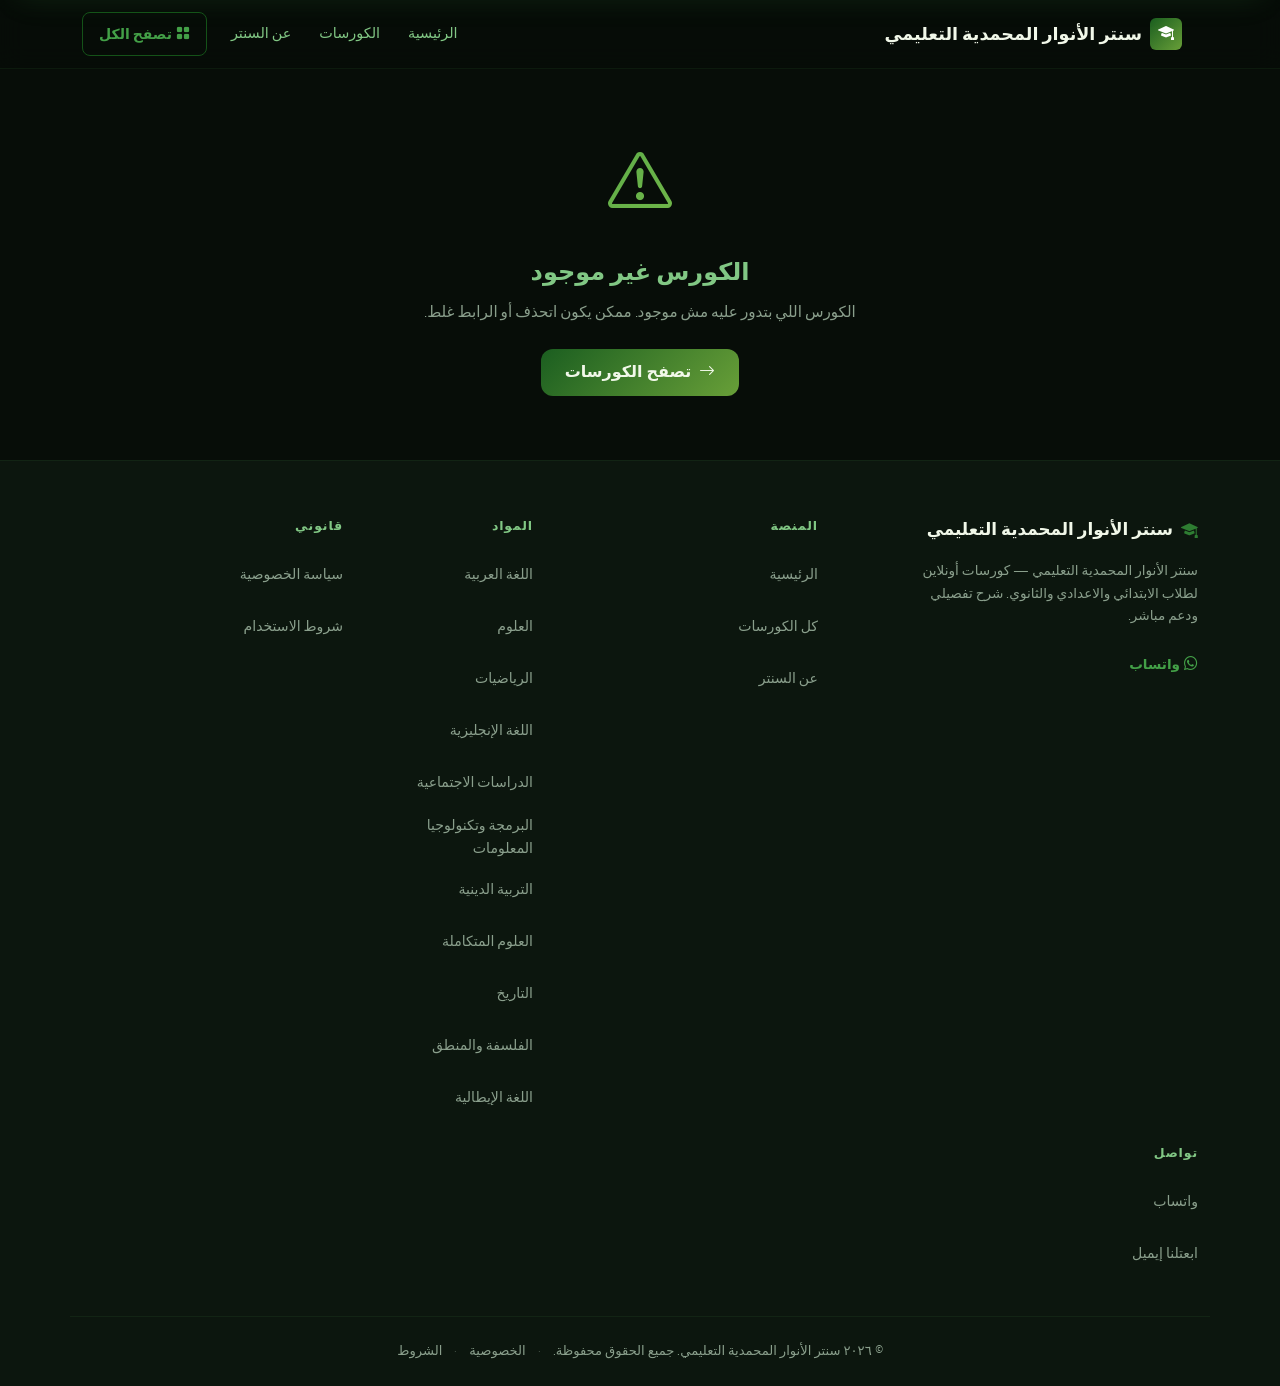
<file: course/course-details/index.html>
<!DOCTYPE html>
<html lang="ar" dir="rtl" data-bs-theme="dark">

<head>
  <meta charset="utf-8">
  <meta name="viewport" content="width=device-width, initial-scale=1.0, shrink-to-fit=no">

  <title id="page-title">تفاصيل الكورس — سنتر الأنوار المحمدية التعليمي</title>
  <meta name="description"
        id="page-desc"
        content="شرح تفصيلي ودعم مباشر — كورسات لطلاب الابتدائي والاعدادي والثانوي من سنتر الأنوار المحمدية التعليمي.">
  <meta name="robots" id="page-robots" content="index, follow">
  <link rel="canonical" id="page-canonical"
        href="https://anwarcenter.one/course/course-details/">

  <meta property="og:type"        content="article">
  <meta property="og:url"         id="og-url"       content="https://anwarcenter.one/course/course-details/">
  <meta property="og:title"       id="og-title"     content="تفاصيل الكورس — سنتر الأنوار المحمدية التعليمي">
  <meta property="og:description" id="og-desc"      content="شرح تفصيلي ودعم مباشر — كورسات لطلاب الابتدائي والاعدادي والثانوي من سنتر الأنوار المحمدية.">
  <meta property="og:image"       id="og-image"     content="https://anwarcenter.one/assets/img/og-image.png">
  <meta property="og:site_name"   id="og-site-name" content="سنتر الأنوار المحمدية التعليمي">

  <meta name="twitter:card"        content="summary_large_image">
  <meta name="twitter:title"       id="tw-title" content="تفاصيل الكورس — سنتر الأنوار المحمدية التعليمي">
  <meta name="twitter:description" id="tw-desc"  content="شرح تفصيلي ودعم مباشر — كورسات لطلاب الابتدائي والاعدادي والثانوي من سنتر الأنوار المحمدية.">
  <meta name="twitter:image"       id="tw-image" content="https://anwarcenter.one/assets/img/og-image.png">

  <link rel="alternate" hreflang="ar" id="hreflang-ar"
        href="https://anwarcenter.one/course/course-details/">

  <meta http-equiv="Content-Security-Policy"
      content="default-src 'none';
               script-src 'self';
               style-src 'self' https://cdn.jsdelivr.net;
               font-src 'self' https://cdn.jsdelivr.net;
               img-src 'self' https://img.youtube.com https://i.ytimg.com data:;
               connect-src 'self';
               frame-src https://www.youtube.com https://www.youtube-nocookie.com https://drive.google.com;
               base-uri 'self';
               form-action 'none';">

  <link rel="apple-touch-icon" type="image/png" sizes="180x180"
        href="../../assets/img/fav180.png">
  <link rel="icon" type="image/png" sizes="32x32"
        href="../../assets/img/fav32.png">
  <link rel="icon" type="image/png" sizes="32x32"
        href="../../assets/img/fav32D.png"
        media="(prefers-color-scheme: dark)">
  <link rel="icon" type="image/png" sizes="16x16"
        href="../../assets/img/fav16.png">
  <link rel="icon" type="image/png" sizes="16x16"
        href="../../assets/img/fav16D.png"
        media="(prefers-color-scheme: dark)">

  <link rel="preload" href="../../assets/fonts/inter-variable.woff2"
        as="font" type="font/woff2" crossorigin="anonymous">
  <link rel="preload" href="../../assets/fonts/cairo-variable.woff2"
        as="font" type="font/woff2" crossorigin="anonymous">

  <link rel="stylesheet" href="../../assets/bootstrap/css/bootstrap.min.css">
  <link rel="stylesheet" href="https://cdn.jsdelivr.net/npm/bootstrap-icons@1.13.1/font/bootstrap-icons.min.css">
  <link rel="stylesheet" href="../../assets/css/courses.css">
  <link rel="stylesheet" href="../../assets/css/components.css">
  <link rel="stylesheet" href="../../assets/css/course-details.css">
</head>

<body>

  <!-- Skip to content -->
  <a href="#app" class="skip-link">تخطي إلى المحتوى</a>

  <nav class="navbar navbar-expand-lg site-navbar sticky-top"
       aria-label="التنقل الرئيسي">
    <div class="container">

      <a class="navbar-brand site-brand" href="../../index.html">
        <span class="site-brand-icon" aria-hidden="true">
          <i class="bi bi-mortarboard-fill" aria-hidden="true"></i>
        </span>
        <span id="nav-brand-name"></span>
      </a>

      <button class="navbar-toggler border-0" type="button"
              data-bs-toggle="collapse" data-bs-target="#mainNav"
              aria-controls="mainNav" aria-expanded="false"
              aria-label="تبديل القائمة">
        <i class="bi bi-list fs-4 icon-em-500" aria-hidden="true"></i>
      </button>

      <div class="collapse navbar-collapse" id="mainNav">
        <ul class="navbar-nav me-auto align-items-lg-center gap-lg-1">
          <li class="nav-item">
            <a class="nav-link" href="../../index.html"
               data-nav-page="home">الرئيسية</a>
          </li>
          <li class="nav-item">
            <a class="nav-link" href="../"
               data-nav-page="courses">الكورسات</a>
          </li>
          <li class="nav-item">
            <a class="nav-link" href="../../about.html"
               data-nav-page="about">عن السنتر</a>
          </li>
          <li class="nav-item me-lg-2">
            <a class="btn site-btn-outline btn-sm px-3" href="../">
              <i class="bi bi-grid-fill ms-1" aria-hidden="true"></i>تصفح الكل
            </a>
          </li>
        </ul>
      </div>

    </div>
  </nav>

  <!-- App container — all content built dynamically by course-details-app.js -->
  <main id="app"  aria-label="تفاصيل الكورس">
    <noscript>
      <div class="noscript-fallback">
        <p class="noscript-fallback-title">
          JavaScript مطلوب
        </p>
        <p class="noscript-fallback-text">
          من فضلك فعّل JavaScript لعرض تفاصيل الكورس.
        </p>
        <a href="../../course/"
           class="noscript-fallback-link">
          → العودة للكورسات
        </a>
      </div>
    </noscript>
  </main>

  <footer class="site-footer" role="contentinfo">
    <div class="container">

      <div class="row g-4 site-footer-top">

        <div class="col-12 col-md-4">
          <div class="site-footer-brand mb-3">
            <i class="bi bi-mortarboard-fill ms-2 icon-em-500" aria-hidden="true"></i>
            <span id="footer-brand-name"></span>
          </div>
          <p class="site-footer-tagline" id="footer-tagline">
            سنتر الأنوار المحمدية التعليمي — كورسات أونلاين لطلاب
            الابتدائي والاعدادي والثانوي. شرح تفصيلي ودعم مباشر.
          </p>
          <a id="footer-whatsapp-link" href="#" target="_blank"
             rel="noopener noreferrer" class="site-footer-social-link"
             aria-label="تواصل معانا على واتساب">
            <i class="bi bi-whatsapp ms-1" aria-hidden="true"></i>واتساب
          </a>
        </div>

        <div class="col-6 col-md-2 offset-md-1">
          <p class="site-footer-col-title">المنصة</p>
          <ul class="site-footer-links">
            <li><a href="../../index.html">الرئيسية</a></li>
            <li><a href="../">كل الكورسات</a></li>
            <li><a href="../../about.html">عن السنتر</a></li>
          </ul>
        </div>

        <div class="col-6 col-md-2">
          <p class="site-footer-col-title">المواد</p>
          <ul class="site-footer-links" id="footer-categories">
          </ul>
        </div>

        <div class="col-6 col-md-2">
          <p class="site-footer-col-title">قانوني</p>
          <ul class="site-footer-links">
            <li><a href="../../legal/privacy.html">سياسة الخصوصية</a></li>
            <li><a href="../../legal/terms.html">شروط الاستخدام</a></li>
          </ul>
        </div>

        <div class="col-6 col-md-2">
          <p class="site-footer-col-title">تواصل</p>
          <ul class="site-footer-links">
            <li>
              <a id="footer-wa-link-2"
                 href="#"
                 target="_blank"
                 rel="noopener noreferrer"
                 aria-label="تواصل معانا على واتساب">واتساب</a>
            </li>
            <li>
              <a id="footer-email-link"
                 href="mailto:eslamkotp53@gmail.com">ابعتلنا إيميل</a>
            </li>
          </ul>
        </div>

      </div>

      <div class="site-footer-bottom">
        <span id="footer-copyright"></span>
        <span class="site-footer-divider" aria-hidden="true">·</span>
        <a href="../../legal/privacy.html">الخصوصية</a>
        <span class="site-footer-divider" aria-hidden="true">·</span>
        <a href="../../legal/terms.html">الشروط</a>
      </div>

    </div>
  </footer>

  <!-- Scripts — deferred, non-blocking -->
  <script src="../../assets/bootstrap/js/bootstrap.min.js"    defer></script>
  <script src="../../assets/js/utils.js"                      defer></script>
  <script src="../../assets/js/courses-data.js"               defer></script>
  <script src="../../assets/js/shared-page.js"                defer></script>
  <script src="../../assets/js/ratings-system.js"             defer></script>
  <script src="../../assets/js/course-details-app.js"         defer></script>

</body>
</html>
</file>
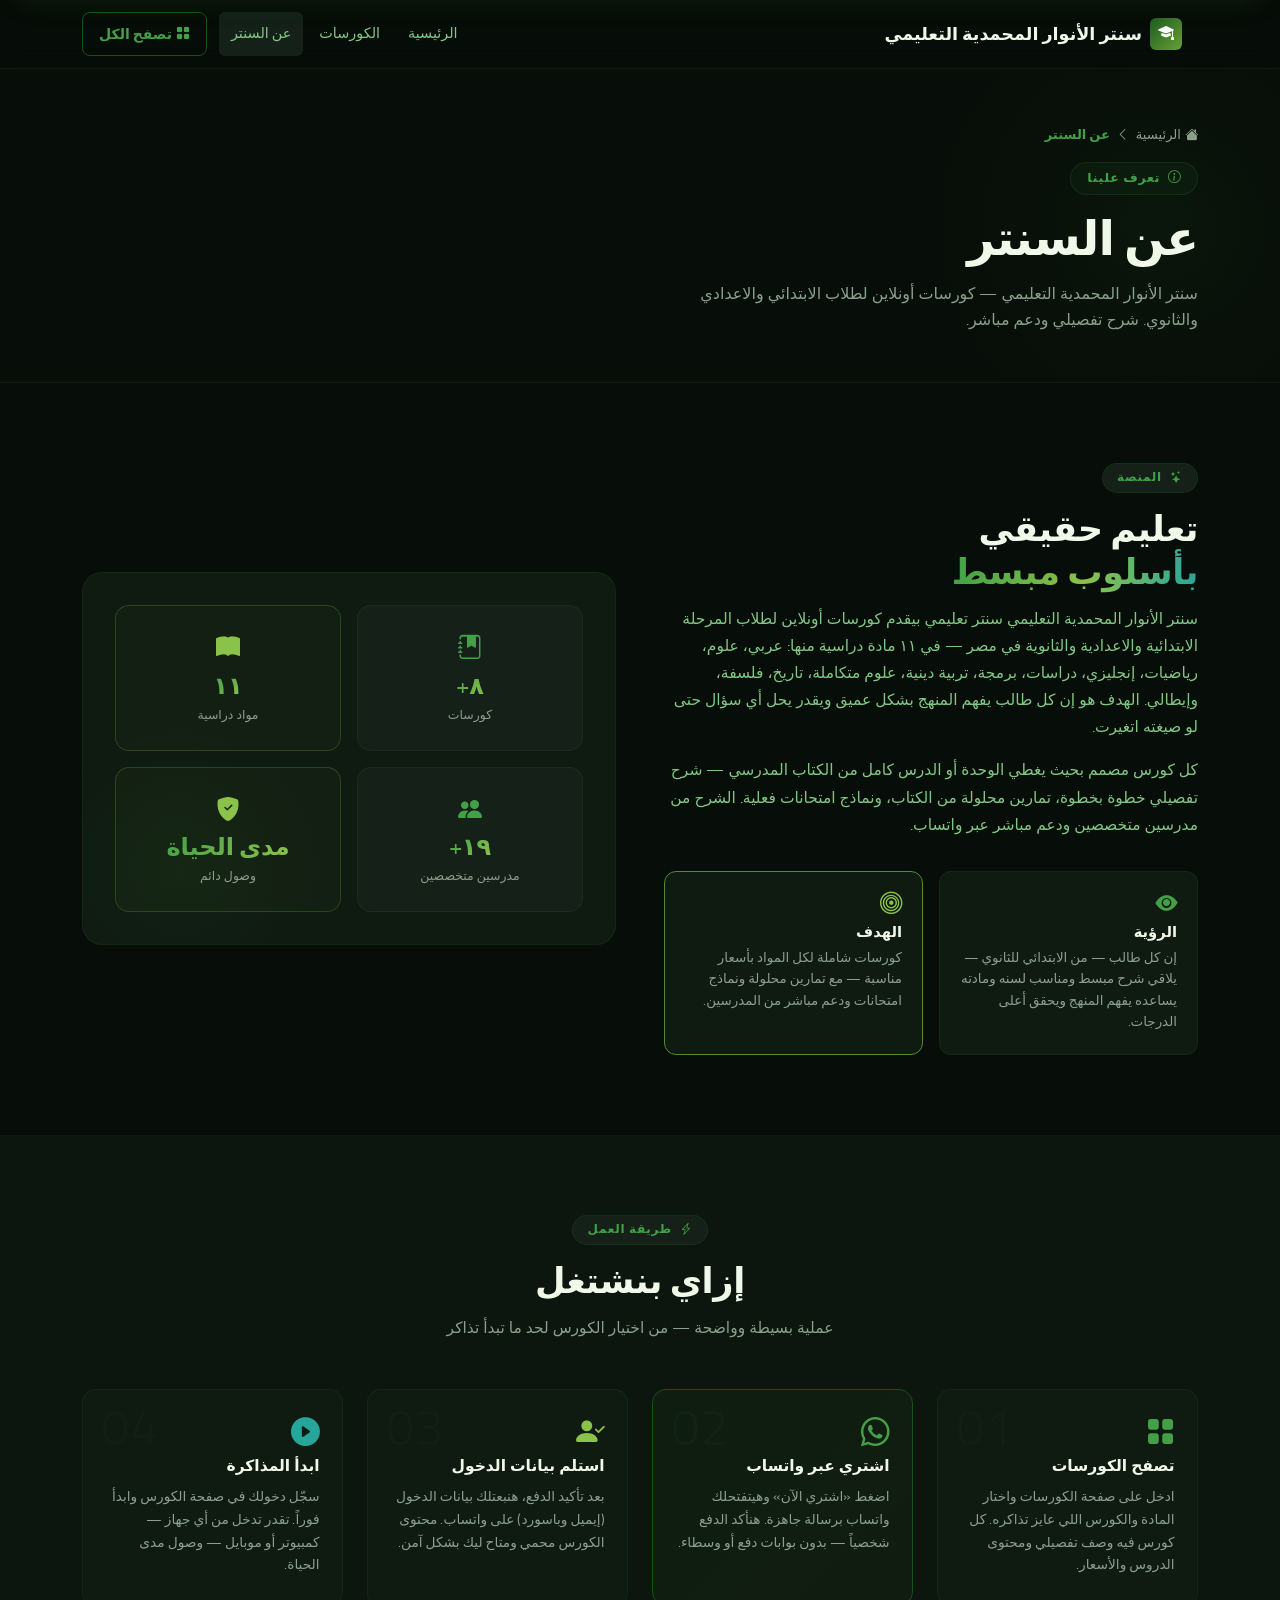
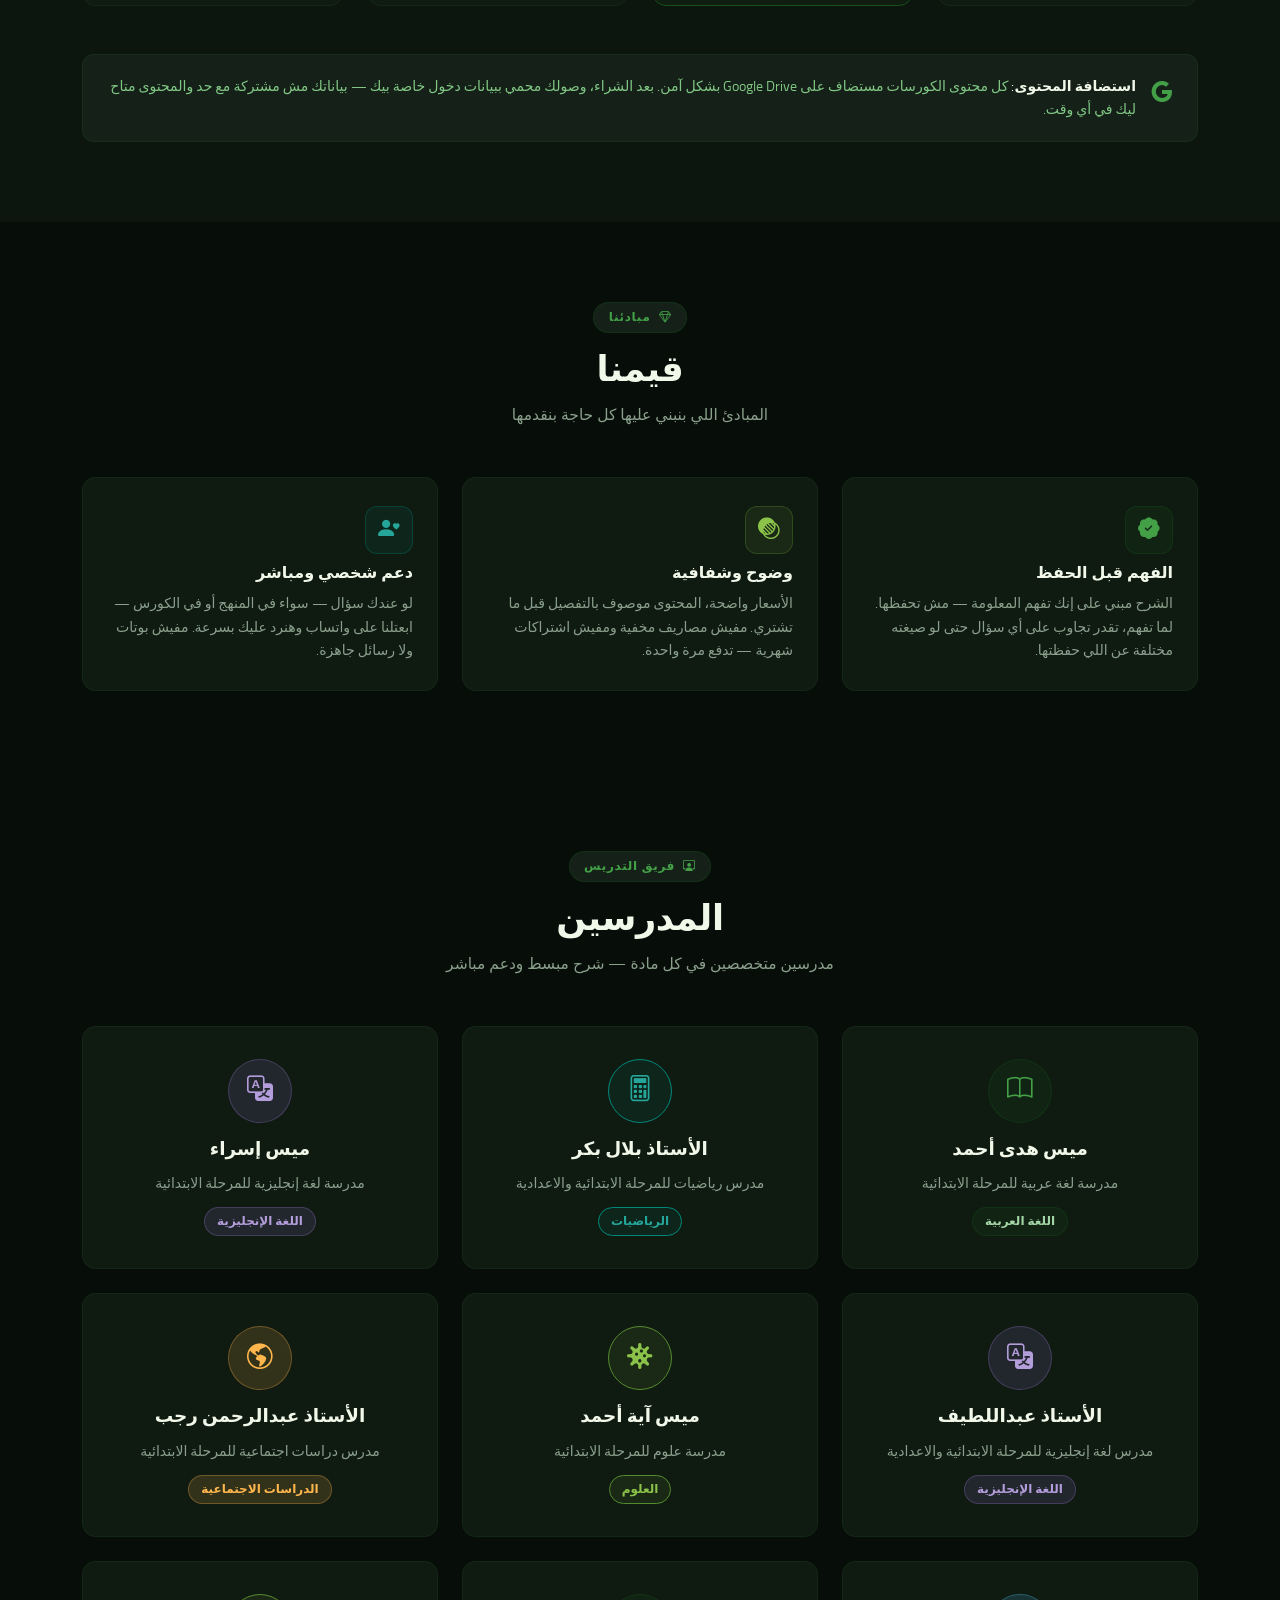
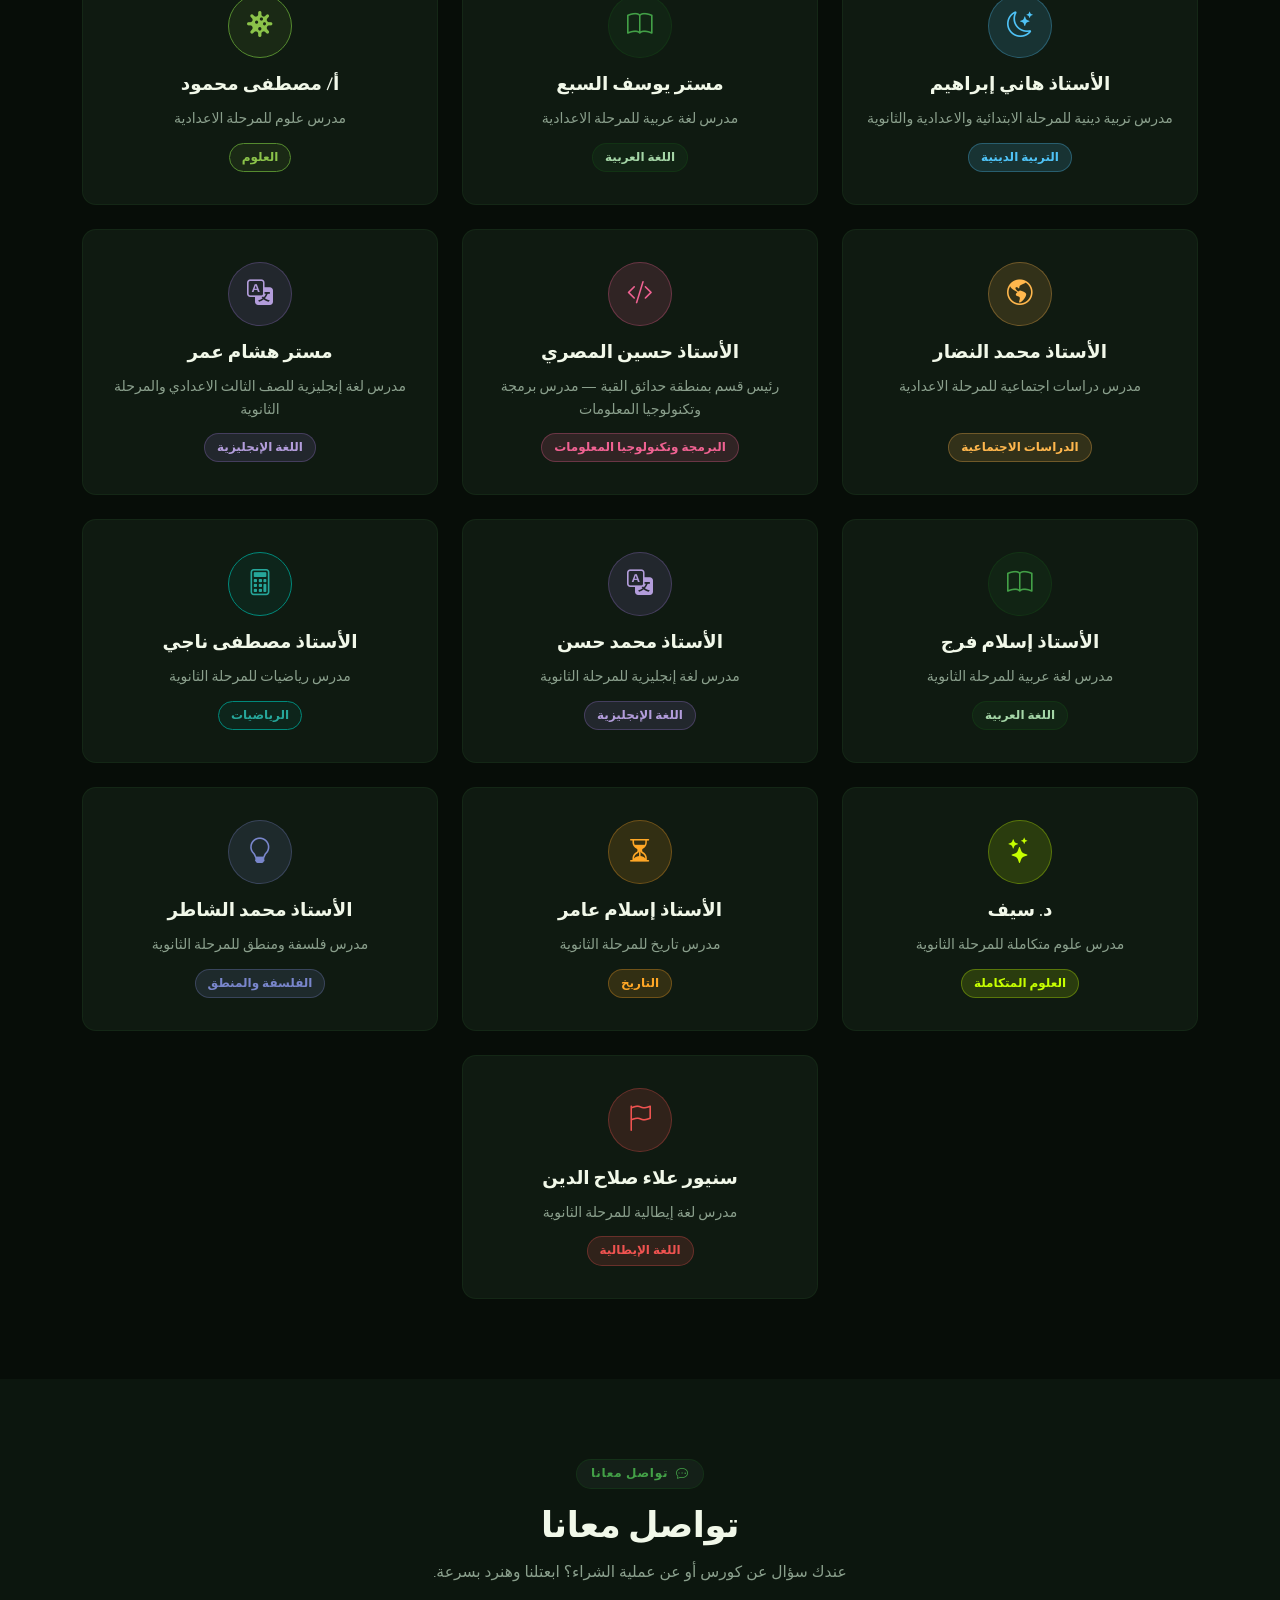
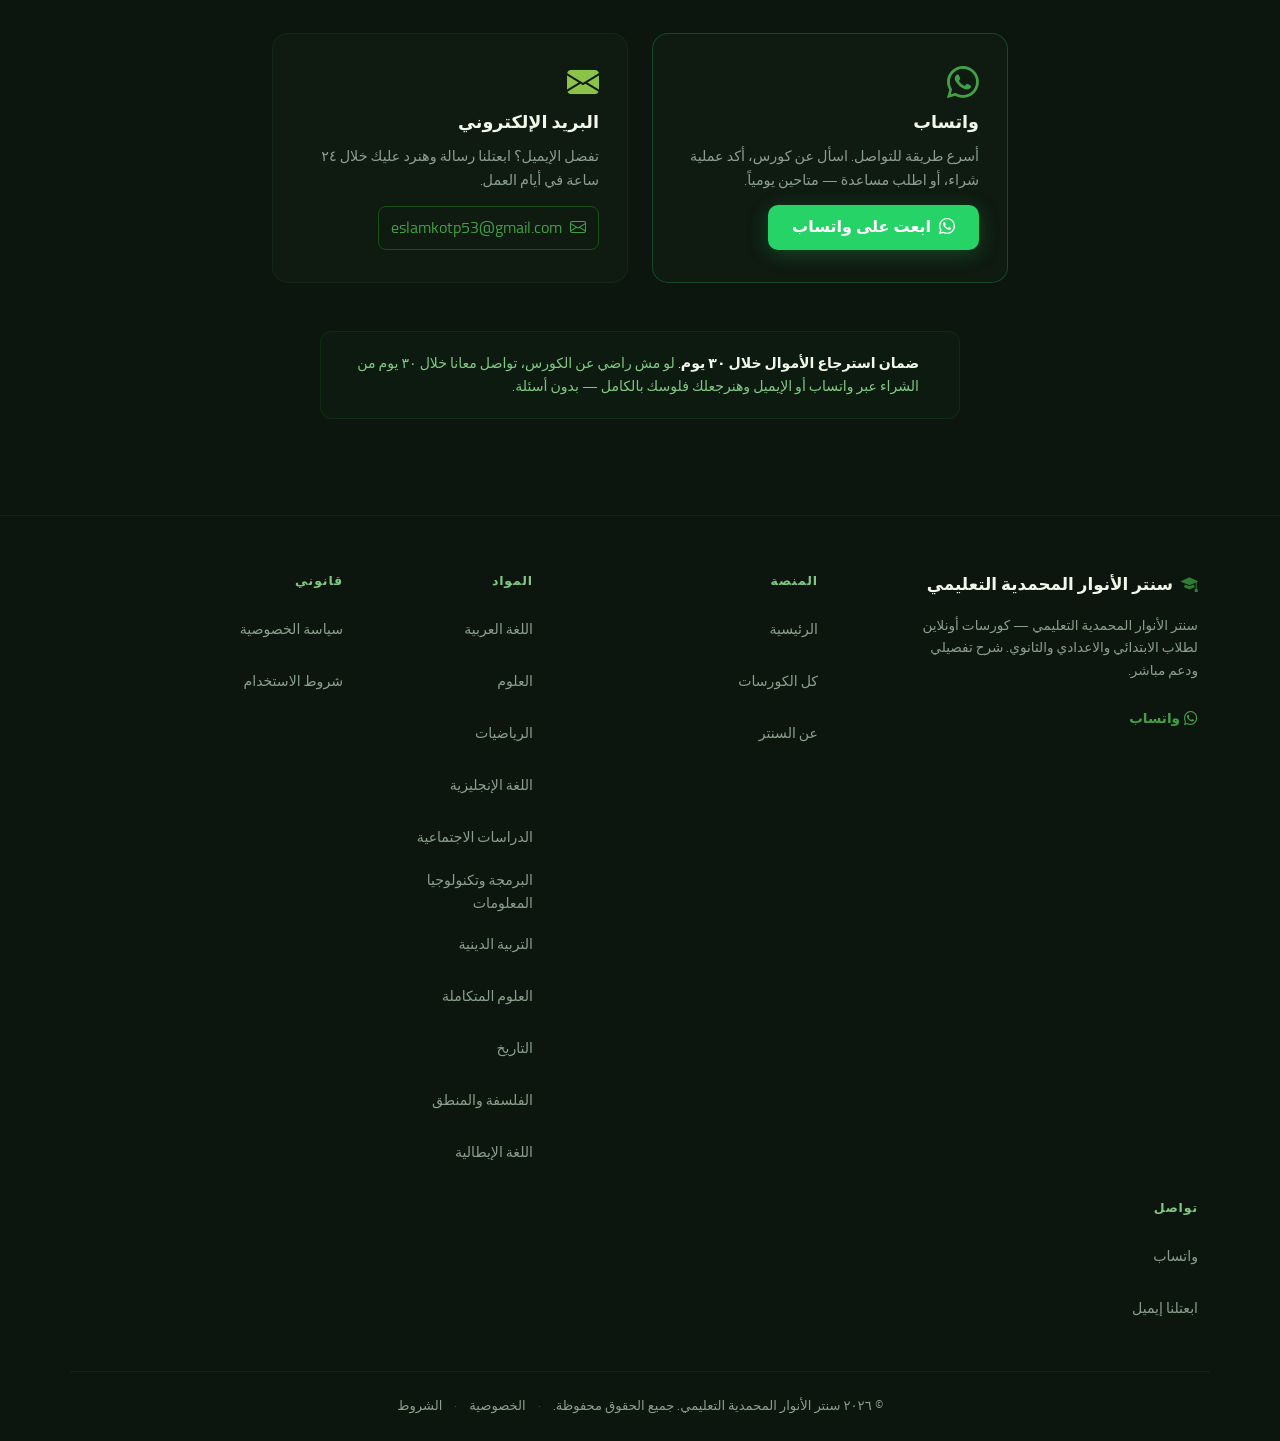
<file: about.html>
<!DOCTYPE html>
<html lang="ar" dir="rtl" data-bs-theme="dark">

<head>
  <meta charset="utf-8">
  <meta name="viewport" content="width=device-width, initial-scale=1.0, shrink-to-fit=no">

  <title id="page-title">عن السنتر — سنتر الأنوار المحمدية التعليمي</title>
  <meta name="description"
        id="page-desc"
        content="تعرف على سنتر الأنوار المحمدية التعليمي — كورسات أونلاين لطلاب الابتدائي والاعدادي والثانوي. المدرسين، المواد، وطريقة عملنا.">
  <meta name="robots" content="index, follow">
  <link rel="canonical" id="page-canonical" href="https://anwarcenter.one/about.html">

  <meta property="og:type"        content="website">
  <meta property="og:url"         id="og-url"       content="https://anwarcenter.one/about.html">
  <meta property="og:title"       id="og-title"     content="عن السنتر — سنتر الأنوار المحمدية التعليمي">
  <meta property="og:description" id="og-desc"      content="تعرف على سنتر الأنوار المحمدية التعليمي — ١٩ مدرس، ١١ مادة، ٣ مراحل.">
  <meta property="og:image"       id="og-image"     content="https://anwarcenter.one/assets/img/og-image.png">
  <meta property="og:site_name"   id="og-site-name" content="سنتر الأنوار المحمدية التعليمي">

  <meta name="twitter:card"        content="summary_large_image">
  <meta name="twitter:title"       id="tw-title" content="عن السنتر — سنتر الأنوار المحمدية التعليمي">
  <meta name="twitter:description" id="tw-desc"  content="تعرف على سنتر الأنوار المحمدية التعليمي — ١٩ مدرس، ١١ مادة، ٣ مراحل.">
  <meta name="twitter:image"       id="tw-image" content="https://anwarcenter.one/assets/img/og-image.png">

  <link rel="alternate" hreflang="ar" id="hreflang-ar" href="https://anwarcenter.one/about.html">

  <meta http-equiv="Content-Security-Policy"
        content="default-src 'none';
                 script-src 'self';
                 style-src 'self' https://cdn.jsdelivr.net;
                 font-src 'self' https://cdn.jsdelivr.net;
                 img-src 'self' data:;
                 connect-src 'self';
                 form-action 'none';">

  <link rel="apple-touch-icon" type="image/png" sizes="180x180" href="assets/img/fav180.png">
  <link rel="icon" type="image/png" sizes="32x32" href="assets/img/fav32.png">
  <link rel="icon" type="image/png" sizes="32x32" href="assets/img/fav32D.png"
        media="(prefers-color-scheme: dark)">
  <link rel="icon" type="image/png" sizes="16x16" href="assets/img/fav16.png">
  <link rel="icon" type="image/png" sizes="16x16" href="assets/img/fav16D.png"
        media="(prefers-color-scheme: dark)">

  <link rel="preload" href="assets/fonts/inter-variable.woff2"
        as="font" type="font/woff2" crossorigin="anonymous">
  <link rel="preload" href="assets/fonts/cairo-variable.woff2"
        as="font" type="font/woff2" crossorigin="anonymous">


  <link rel="stylesheet" href="assets/bootstrap/css/bootstrap.min.css">
  <link rel="stylesheet" href="https://cdn.jsdelivr.net/npm/bootstrap-icons@1.13.1/font/bootstrap-icons.min.css">
  <link rel="stylesheet" href="assets/css/courses.css">
  <link rel="stylesheet" href="assets/css/components.css">
  <link rel="stylesheet" href="assets/css/about.css">
</head>

<body>

  <a href="#main-content" class="skip-link">تخطي إلى المحتوى</a>

  <nav class="navbar navbar-expand-lg site-navbar sticky-top"
       aria-label="التنقل الرئيسي">
    <div class="container">

      <a class="navbar-brand site-brand" href="./index.html">
        <span class="site-brand-icon" aria-hidden="true">
          <i class="bi bi-mortarboard-fill" aria-hidden="true"></i>
        </span>
        <span id="nav-brand-name"></span>
      </a>

      <button class="navbar-toggler border-0" type="button"
              data-bs-toggle="collapse" data-bs-target="#mainNav"
              aria-controls="mainNav" aria-expanded="false"
              aria-label="تبديل القائمة">
        <i class="bi bi-list fs-4 icon-em-500" aria-hidden="true"></i>
      </button>

      <div class="collapse navbar-collapse" id="mainNav">
        <ul class="navbar-nav me-auto align-items-lg-center gap-lg-1">
          <li class="nav-item">
            <a class="nav-link" href="./index.html"
               data-nav-page="home">الرئيسية</a>
          </li>
          <li class="nav-item">
            <a class="nav-link" href="./course/"
               data-nav-page="courses">الكورسات</a>
          </li>
          <li class="nav-item">
            <a class="nav-link site-nav-active" href="./about.html"
               aria-current="page" data-nav-page="about">عن السنتر</a>
          </li>
          <li class="nav-item me-lg-2">
            <a class="btn site-btn-outline btn-sm px-3" href="./course/"
               aria-label="تصفح كل الكورسات">
              <i class="bi bi-grid-fill ms-1" aria-hidden="true"></i>تصفح الكل
            </a>
          </li>
        </ul>
      </div>

    </div>
  </nav>

  <header class="site-page-header">
    <div class="site-header-glow" aria-hidden="true"></div>
    <div class="container site-header-content">

      <nav aria-label="مسار التنقل" class="mb-3">
        <ol class="site-breadcrumb">
          <li>
            <a href="./index.html">
              <i class="bi bi-house-fill ms-1" aria-hidden="true"></i>الرئيسية
            </a>
          </li>
          <li aria-hidden="true">
            <i class="bi bi-chevron-left"></i>
          </li>
          <li aria-current="page">عن السنتر</li>
        </ol>
      </nav>

      <div class="site-header-badge mb-3" aria-hidden="true">
        <i class="bi bi-info-circle ms-2" aria-hidden="true"></i>تعرف علينا
      </div>
      <h1 class="site-header-title">عن السنتر</h1>
      <p class="site-header-subtitle" id="about-header-subtitle">
        سنتر الأنوار المحمدية التعليمي — كورسات أونلاين لطلاب
        الابتدائي والاعدادي والثانوي في كل المواد. شرح تفصيلي ودعم مباشر.
      </p>

    </div>
  </header>

  <main id="main-content">

    <section class="about-section" aria-labelledby="platform-heading">
      <div class="container">
        <div class="row g-5 align-items-center">

          <div class="col-12 col-lg-6">
            <div class="about-section-badge mb-3" aria-hidden="true">
              <i class="bi bi-stars ms-2" aria-hidden="true"></i><span id="about-platform-badge-text">المنصة</span>
            </div>
            <h2 class="about-section-title" id="platform-heading">
              <span id="about-platform-title-text">تعليم حقيقي</span><br>
              <span class="about-title-gradient" id="about-platform-gradient-text">بأسلوب مبسط</span>
            </h2>
            <p class="about-body-text">
              <span id="brand-inline-1"></span> سنتر تعليمي بيقدم كورسات أونلاين
              لطلاب المرحلة الابتدائية والاعدادية والثانوية في مصر — في ١١ مادة دراسية
              منها: عربي، علوم، رياضيات، إنجليزي، دراسات، برمجة، تربية دينية، علوم متكاملة،
              تاريخ، فلسفة، وإيطالي. الهدف هو إن كل طالب
              يفهم المنهج بشكل عميق ويقدر يحل أي سؤال حتى لو صيغته اتغيرت.
            </p>
            <p class="about-body-text">
              كل كورس مصمم بحيث يغطي الوحدة أو الدرس كامل من الكتاب المدرسي —
              شرح تفصيلي خطوة بخطوة، تمارين محلولة من الكتاب،
              ونماذج امتحانات فعلية. الشرح من مدرسين متخصصين ودعم مباشر عبر واتساب.
            </p>

            <div class="row g-3 mt-1">
              <div class="col-12 col-sm-6">
                <div class="about-vm-card">
                  <div class="about-vm-icon" aria-hidden="true">
                    <i class="bi bi-eye-fill" aria-hidden="true"></i>
                  </div>
                  <h3 class="about-vm-title" id="about-vision-title">الرؤية</h3>
                  <p class="about-vm-text" id="about-vision-text">
                    إن كل طالب يلاقي شرح مبسط ومناسب لسنه ومادته —
                    يساعده يفهم المنهج ويحقق أعلى الدرجات في الامتحان.
                  </p>
                </div>
              </div>
              <div class="col-12 col-sm-6">
                <div class="about-vm-card about-vm-card--accent">
                  <div class="about-vm-icon about-vm-icon--teal" aria-hidden="true">
                    <i class="bi bi-bullseye" aria-hidden="true"></i>
                  </div>
                  <h3 class="about-vm-title" id="about-mission-title">الهدف</h3>
                  <p class="about-vm-text" id="about-mission-text">
                    كورسات شاملة لكل المواد بأسعار مناسبة — مع تمارين
                    محلولة ونماذج امتحانات ودعم مباشر من المدرسين.
                  </p>
                </div>
              </div>
            </div>
          </div>

          <div class="col-12 col-lg-6">
            <div class="about-visual-panel" aria-hidden="true">
              <div class="about-visual-inner">
                <div class="about-visual-stat">
                  <i class="bi bi-journal-bookmark-fill"></i>
                  <span class="about-visual-stat-num" id="about-stat-courses">٨+</span>
                  <span class="about-visual-stat-lbl">كورسات</span>
                </div>
                <div class="about-visual-stat about-visual-stat--accent">
                  <i class="bi bi-book-fill"></i>
                  <span class="about-visual-stat-num" id="about-stat-subjects">١١</span>
                  <span class="about-visual-stat-lbl">مواد دراسية</span>
                </div>
                <div class="about-visual-stat">
                  <i class="bi bi-people-fill"></i>
                  <span class="about-visual-stat-num" id="about-stat-instructors">١٩+</span>
                  <span class="about-visual-stat-lbl">مدرسين متخصصين</span>
                </div>
                <div class="about-visual-stat about-visual-stat--accent">
                  <i class="bi bi-shield-fill-check"></i>
                  <span class="about-visual-stat-num">مدى الحياة</span>
                  <span class="about-visual-stat-lbl">وصول دائم</span>
                </div>
              </div>
              <div class="about-visual-glow"></div>
            </div>
          </div>

        </div>
      </div>
    </section>

    <section class="about-section about-section--alt"
             aria-labelledby="how-heading">
      <div class="container">

        <div class="text-center mb-5">
          <div class="about-section-badge mb-3" aria-hidden="true">
            <i class="bi bi-lightning-charge ms-2" aria-hidden="true"></i><span id="about-how-badge-text">طريقة العمل</span>
          </div>
          <h2 class="about-section-title" id="how-heading"><span id="about-how-title-text">إزاي بنشتغل</span></h2>
          <p class="about-section-subtitle" id="about-how-subtitle-text">
            عملية بسيطة وواضحة — من اختيار الكورس لحد ما تبدأ تذاكر
          </p>
        </div>

        <div class="row g-4">

          <div class="col-12 col-md-6 col-lg-3">
            <article class="about-how-card h-100">
              <div class="about-how-step" aria-hidden="true">01</div>
              <div class="about-how-icon" aria-hidden="true">
                <i class="bi bi-grid-fill" aria-hidden="true"></i>
              </div>
              <h3 class="about-how-title">تصفح الكورسات</h3>
              <p class="about-how-text">
                ادخل على صفحة الكورسات واختار المادة والكورس اللي عايز تذاكره.
                كل كورس فيه وصف تفصيلي ومحتوى الدروس والأسعار.
              </p>
            </article>
          </div>

          <div class="col-12 col-md-6 col-lg-3">
            <article class="about-how-card about-how-card--active h-100">
              <div class="about-how-step" aria-hidden="true">02</div>
              <div class="about-how-icon" aria-hidden="true">
                <i class="bi bi-whatsapp" aria-hidden="true"></i>
              </div>
              <h3 class="about-how-title">اشتري عبر واتساب</h3>
              <p class="about-how-text">
                اضغط «اشتري الآن» وهيتفتحلك واتساب برسالة جاهزة.
                هنأكد الدفع شخصياً — بدون بوابات دفع أو وسطاء.
              </p>
            </article>
          </div>

          <div class="col-12 col-md-6 col-lg-3">
            <article class="about-how-card h-100">
              <div class="about-how-step" aria-hidden="true">03</div>
              <div class="about-how-icon about-how-icon--teal" aria-hidden="true">
                <i class="bi bi-person-check-fill" aria-hidden="true"></i>
              </div>
              <h3 class="about-how-title">استلم بيانات الدخول</h3>
              <p class="about-how-text">
                بعد تأكيد الدفع، هنبعتلك بيانات الدخول (إيميل وباسورد)
                على واتساب. محتوى الكورس محمي ومتاح ليك بشكل آمن.
              </p>
            </article>
          </div>

          <div class="col-12 col-md-6 col-lg-3">
            <article class="about-how-card h-100">
              <div class="about-how-step" aria-hidden="true">04</div>
              <div class="about-how-icon about-how-icon--cyan" aria-hidden="true">
                <i class="bi bi-play-circle-fill" aria-hidden="true"></i>
              </div>
              <h3 class="about-how-title">ابدأ المذاكرة</h3>
              <p class="about-how-text">
                سجّل دخولك في صفحة الكورس وابدأ فوراً. تقدر تدخل من
                أي جهاز — كمبيوتر أو موبايل — وصول مدى الحياة.
              </p>
            </article>
          </div>

        </div>

        <div class="about-note mt-5">
          <div class="about-note-icon" aria-hidden="true">
            <i class="bi bi-google" aria-hidden="true"></i>
          </div>
          <div class="about-note-body">
            <strong>استضافة المحتوى:</strong> كل محتوى الكورسات مستضاف
            على Google Drive بشكل آمن. بعد الشراء، وصولك محمي ببيانات
            دخول خاصة بيك — بياناتك مش مشتركة مع حد والمحتوى متاح ليك
            في أي وقت.
          </div>
        </div>

      </div>
    </section>

    <section class="about-section" aria-labelledby="values-heading">
      <div class="container">

        <div class="text-center mb-5">
          <div class="about-section-badge mb-3" aria-hidden="true">
            <i class="bi bi-gem ms-2" aria-hidden="true"></i><span id="about-values-badge-text">مبادئنا</span>
          </div>
          <h2 class="about-section-title" id="values-heading"><span id="about-values-title-text">قيمنا</span></h2>
          <p class="about-section-subtitle" id="about-values-subtitle-text">
            المبادئ اللي بنبني عليها كل حاجة بنقدمها
          </p>
        </div>

        <div class="row g-4 justify-content-center">

          <div class="col-12 col-sm-6 col-lg-4">
            <article class="about-value-card h-100">
              <div class="about-value-icon about-value-icon--em" aria-hidden="true">
                <i class="bi bi-patch-check-fill" aria-hidden="true"></i>
              </div>
              <h3 class="about-value-title">الفهم قبل الحفظ</h3>
              <p class="about-value-text">
                الشرح مبني على إنك تفهم المعلومة — مش تحفظها. لما تفهم،
                تقدر تجاوب على أي سؤال حتى لو صيغته مختلفة عن اللي حفظتها.
              </p>
            </article>
          </div>

          <div class="col-12 col-sm-6 col-lg-4">
            <article class="about-value-card h-100">
              <div class="about-value-icon about-value-icon--teal" aria-hidden="true">
                <i class="bi bi-transparency" aria-hidden="true"></i>
              </div>
              <h3 class="about-value-title">وضوح وشفافية</h3>
              <p class="about-value-text">
                الأسعار واضحة، المحتوى موصوف بالتفصيل قبل ما تشتري.
                مفيش مصاريف مخفية ومفيش اشتراكات شهرية — تدفع مرة واحدة.
              </p>
            </article>
          </div>

          <div class="col-12 col-sm-6 col-lg-4">
            <article class="about-value-card h-100">
              <div class="about-value-icon about-value-icon--cyan" aria-hidden="true">
                <i class="bi bi-person-heart" aria-hidden="true"></i>
              </div>
              <h3 class="about-value-title">دعم شخصي ومباشر</h3>
              <p class="about-value-text">
                لو عندك سؤال — سواء في المنهج أو في الكورس — ابعتلنا على
                واتساب وهنرد عليك بسرعة. مفيش بوتات ولا رسائل جاهزة.
              </p>
            </article>
          </div>

        </div>
      </div>
    </section>

    <section class="about-section"
             aria-labelledby="instructors-heading">
      <div class="container">

        <div class="text-center mb-5">
          <div class="about-section-badge mb-3" aria-hidden="true">
            <i class="bi bi-person-workspace ms-2" aria-hidden="true"></i><span id="instructors-badge-text">فريق التدريس</span>
          </div>
          <h2 class="about-section-title" id="instructors-heading"><span id="instructors-title-text">المدرسين</span></h2>
          <p class="about-section-subtitle" id="instructors-subtitle-text">
            مدرسين متخصصين في كل مادة — شرح مبسط ودعم مباشر
          </p>
        </div>

        <div class="row g-4 justify-content-center" id="instructors-grid">
        </div>

      </div>
    </section>

    <section class="about-section about-section--alt about-contact-section"
             aria-labelledby="contact-heading">
      <div class="container">

        <div class="text-center mb-5">
          <div class="about-section-badge mb-3" aria-hidden="true">
            <i class="bi bi-chat-dots ms-2" aria-hidden="true"></i><span id="about-contact-badge-text">تواصل معانا</span>
          </div>
          <h2 class="about-section-title" id="contact-heading"><span id="about-contact-title-text">تواصل معانا</span></h2>
          <p class="about-section-subtitle" id="about-contact-subtitle-text">
            عندك سؤال عن كورس أو عن عملية الشراء؟ ابعتلنا وهنرد بسرعة.
          </p>
        </div>

        <div class="row g-4 justify-content-center">

          <div class="col-12 col-sm-10 col-md-5 col-lg-4">
            <article class="about-contact-card about-contact-card--wa h-100">
              <div class="about-contact-icon" aria-hidden="true">
                <i class="bi bi-whatsapp" aria-hidden="true"></i>
              </div>
              <h3 class="about-contact-title">واتساب</h3>
              <p class="about-contact-text">
                أسرع طريقة للتواصل. اسأل عن كورس، أكد عملية شراء،
                أو اطلب مساعدة — متاحين يومياً.
              </p>
              <a id="contact-whatsapp-btn"
                 href="#"
                 target="_blank"
                 rel="noopener noreferrer"
                 class="btn site-btn-whatsapp mt-auto"
                 aria-label="تواصل معانا على واتساب">
                <i class="bi bi-whatsapp ms-2" aria-hidden="true"></i>
                ابعت على واتساب
              </a>
            </article>
          </div>

          <div class="col-12 col-sm-10 col-md-5 col-lg-4">
            <article class="about-contact-card h-100">
              <div class="about-contact-icon about-contact-icon--teal"
                   aria-hidden="true">
                <i class="bi bi-envelope-fill" aria-hidden="true"></i>
              </div>
              <h3 class="about-contact-title">البريد الإلكتروني</h3>
              <p class="about-contact-text">
                تفضل الإيميل؟ ابعتلنا رسالة وهنرد عليك خلال ٢٤ ساعة
                في أيام العمل.
              </p>
              <a id="contact-email-link"
                 href="mailto:eslamkotp53@gmail.com"
                 class="btn site-btn-outline mt-auto"
                 aria-label="ابعتلنا إيميل">
                <i class="bi bi-envelope ms-2" aria-hidden="true"></i>
                <span id="contact-email-text">eslamkotp53@gmail.com</span>
              </a>
            </article>
          </div>

        </div>

        <div class="about-note about-note--em about-note-narrow mt-5 mx-auto">
          <div class="about-note-icon" aria-hidden="true">
            <i class="bi bi-shield-check-fill" aria-hidden="true"></i>
          </div>
          <div class="about-note-body">
            <strong>ضمان استرجاع الأموال خلال ٣٠ يوم.</strong> لو مش
            راضي عن الكورس، تواصل معانا خلال ٣٠ يوم من الشراء عبر
            واتساب أو الإيميل وهنرجعلك فلوسك بالكامل — بدون أسئلة.
          </div>
        </div>

      </div>
    </section>

  </main>

  <footer class="site-footer" role="contentinfo">
    <div class="container">

      <div class="row g-4 site-footer-top">

        <div class="col-12 col-md-4">
          <div class="site-footer-brand mb-3">
            <i class="bi bi-mortarboard-fill ms-2 icon-em-500" aria-hidden="true"></i>
            <span id="footer-brand-name"></span>
          </div>
          <p class="site-footer-tagline" id="footer-tagline">
            سنتر الأنوار المحمدية التعليمي — كورسات أونلاين لطلاب
            الابتدائي والاعدادي والثانوي. شرح تفصيلي ودعم مباشر.
          </p>

          <a id="footer-whatsapp-link"
             href="#"
             target="_blank"
             rel="noopener noreferrer"
             class="site-footer-social-link"
             aria-label="تواصل معانا على واتساب">
            <i class="bi bi-whatsapp ms-1" aria-hidden="true"></i>واتساب
          </a>
        </div>

        <div class="col-6 col-md-2 offset-md-1">
          <p class="site-footer-col-title">المنصة</p>
          <ul class="site-footer-links">
            <li><a href="./index.html">الرئيسية</a></li>
            <li><a href="./course/">كل الكورسات</a></li>
            <li><a href="./about.html">عن السنتر</a></li>
          </ul>
        </div>

        <div class="col-6 col-md-2">
          <p class="site-footer-col-title">المواد</p>
          <ul class="site-footer-links" id="footer-categories">
          </ul>
        </div>

        <div class="col-6 col-md-2">
          <p class="site-footer-col-title">قانوني</p>
          <ul class="site-footer-links">
            <li><a href="./legal/privacy.html">سياسة الخصوصية</a></li>
            <li><a href="./legal/terms.html">شروط الاستخدام</a></li>
          </ul>
        </div>

        <div class="col-6 col-md-2">
          <p class="site-footer-col-title">تواصل</p>
          <ul class="site-footer-links">
            <li>
              <a id="footer-wa-link-2"
                 href="#"
                 target="_blank"
                 rel="noopener noreferrer"
                 aria-label="تواصل معانا على واتساب">واتساب</a>
            </li>
            <li>
              <a id="footer-email-link"
                 href="mailto:eslamkotp53@gmail.com">ابعتلنا إيميل</a>
            </li>
          </ul>
        </div>

      </div>

      <div class="site-footer-bottom">
        <span id="footer-copyright"></span>
        <span class="site-footer-divider" aria-hidden="true">·</span>
        <a href="./legal/privacy.html">الخصوصية</a>
        <span class="site-footer-divider" aria-hidden="true">·</span>
        <a href="./legal/terms.html">الشروط</a>
      </div>

    </div>
  </footer>

  <script src="assets/bootstrap/js/bootstrap.min.js"  defer></script>
  <script src="assets/js/utils.js"                    defer></script>
  <script src="assets/js/courses-data.js"             defer></script>
  <script src="assets/js/shared-page.js"              defer></script>
  <script src="assets/js/about-app.js"                defer></script>

</body>

</html>
</file>
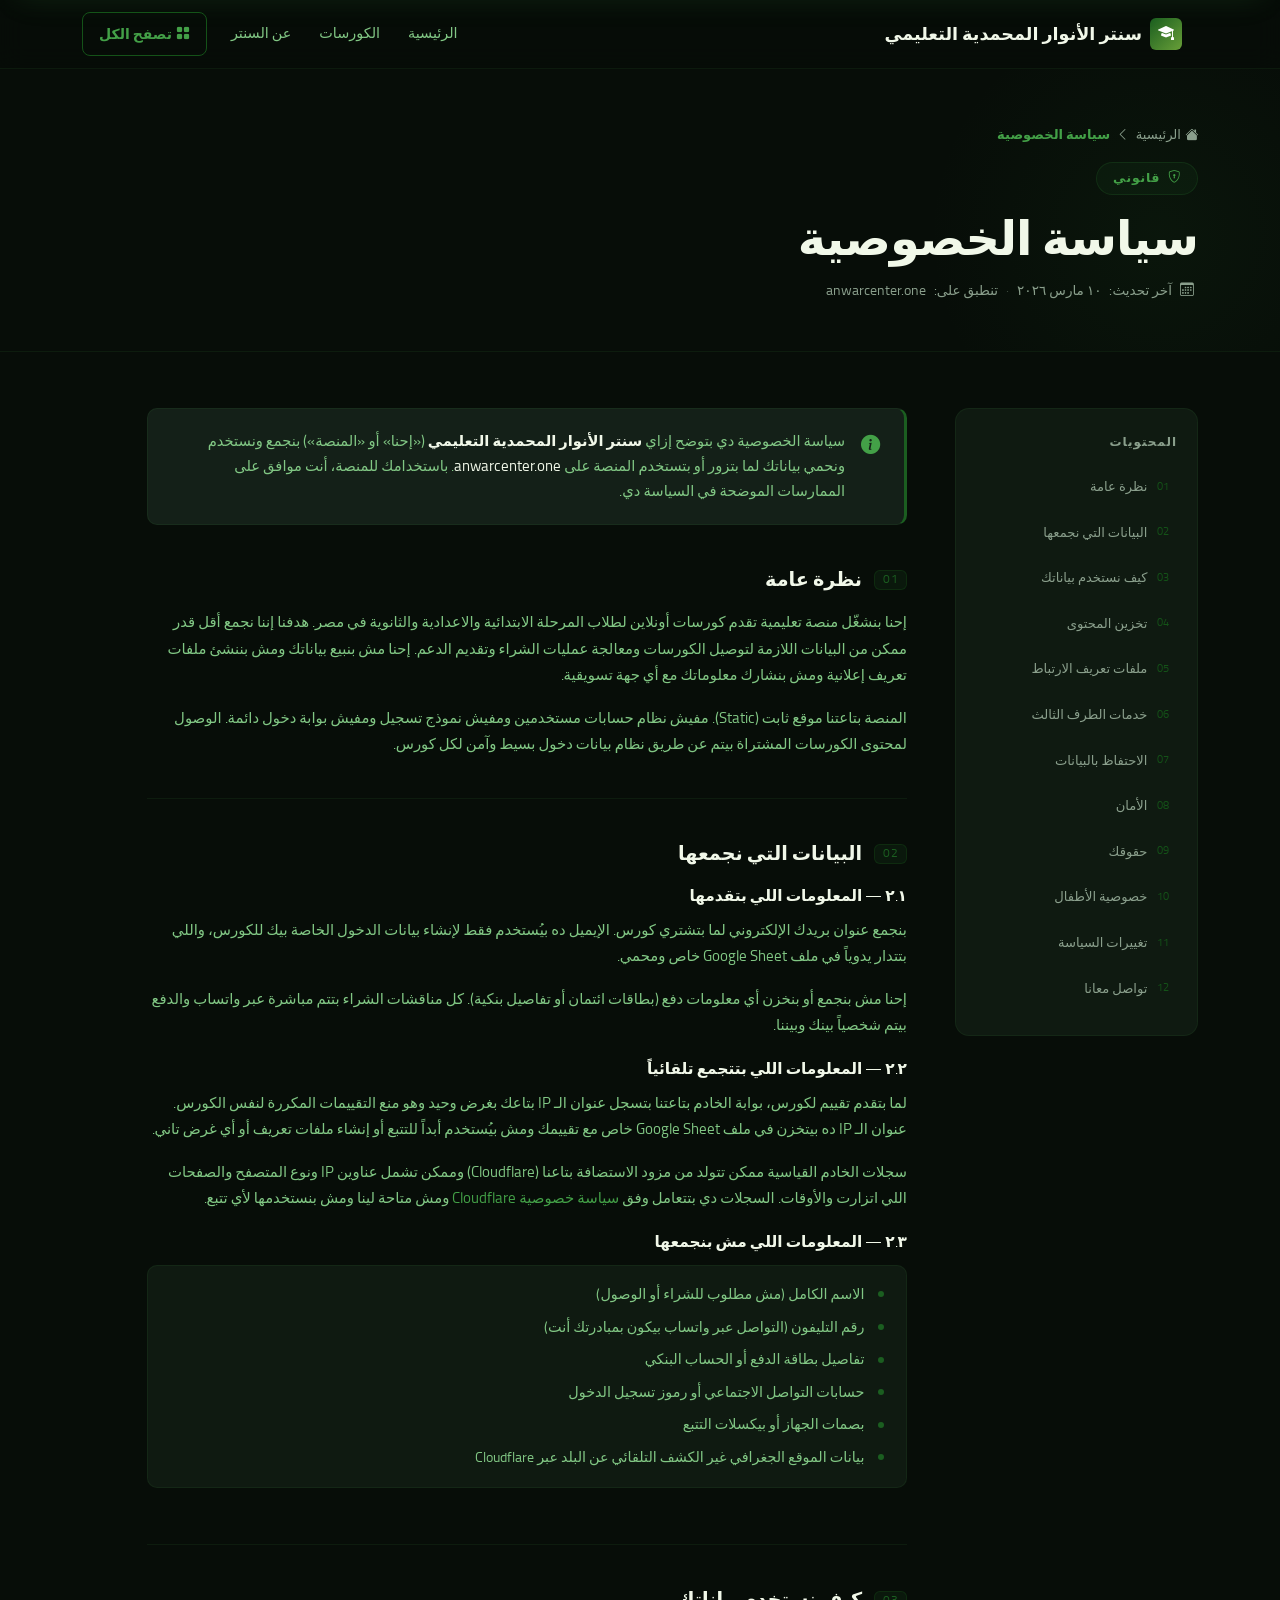
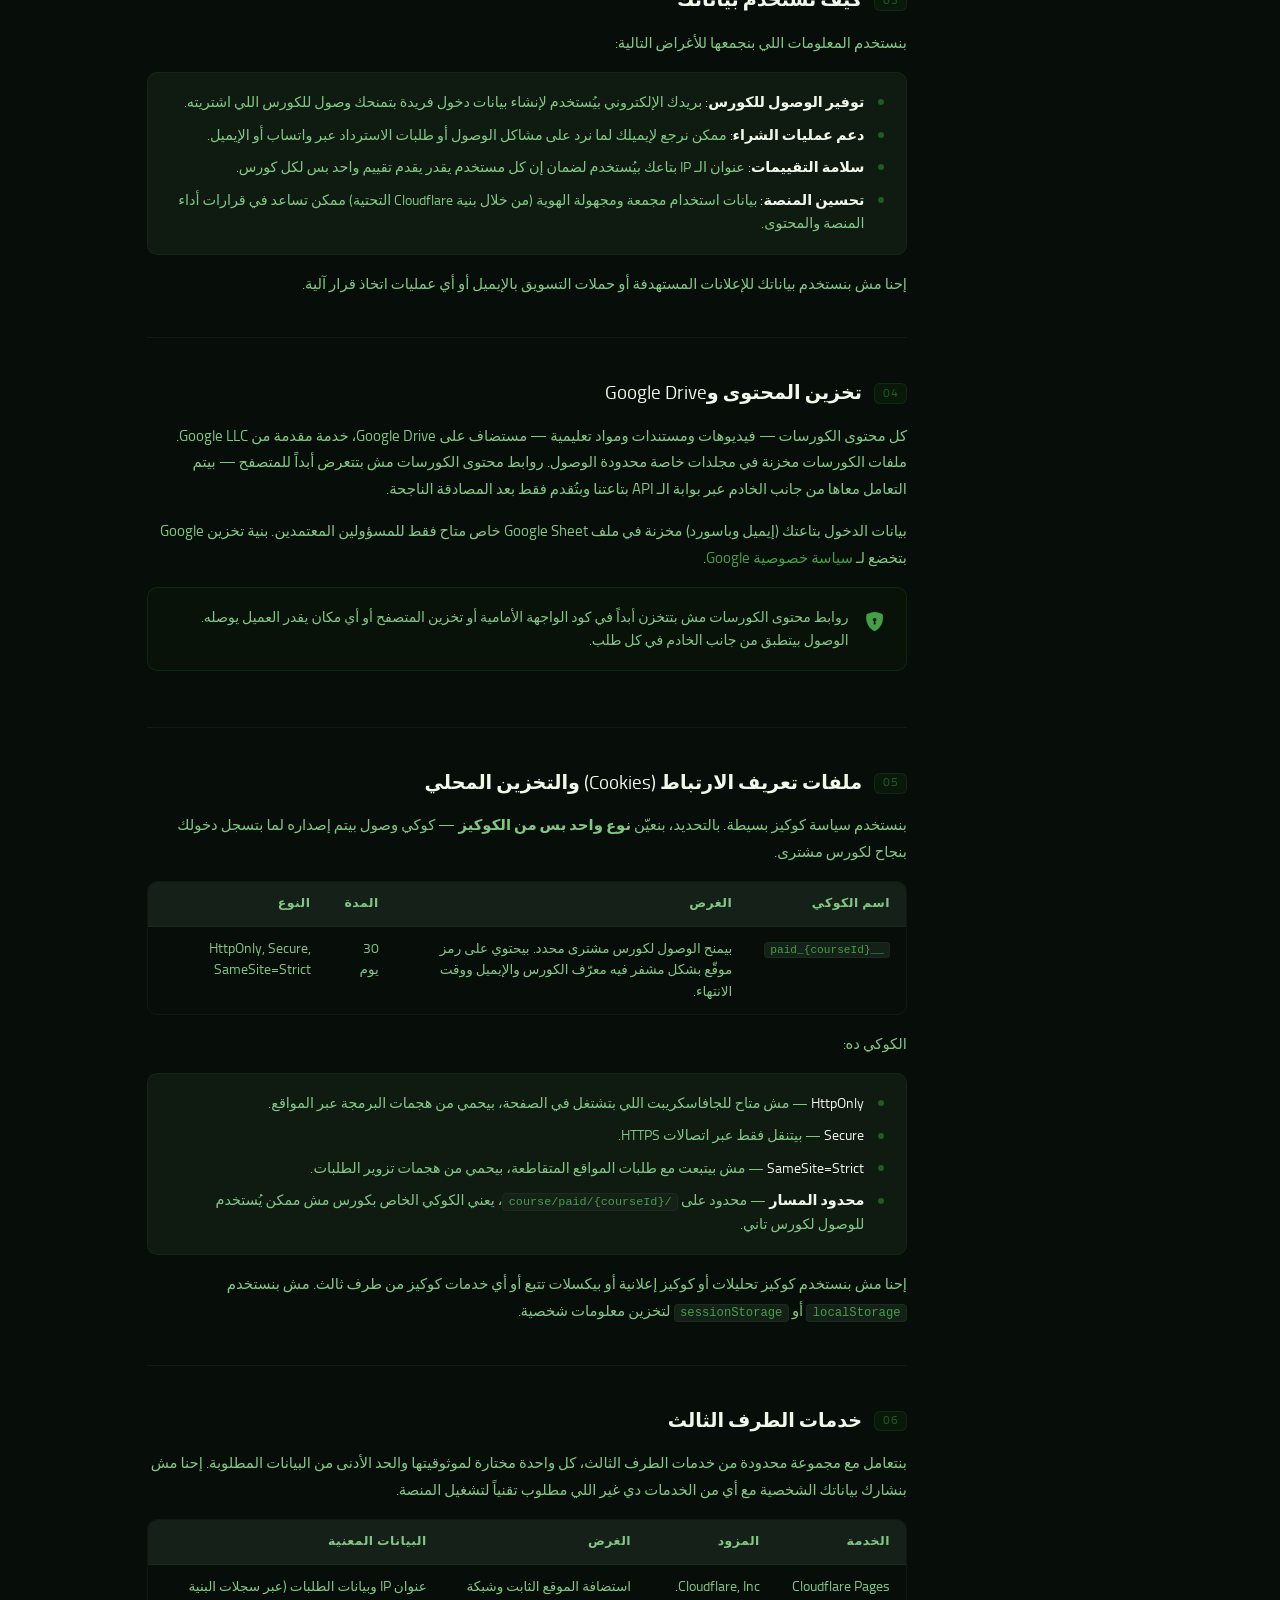
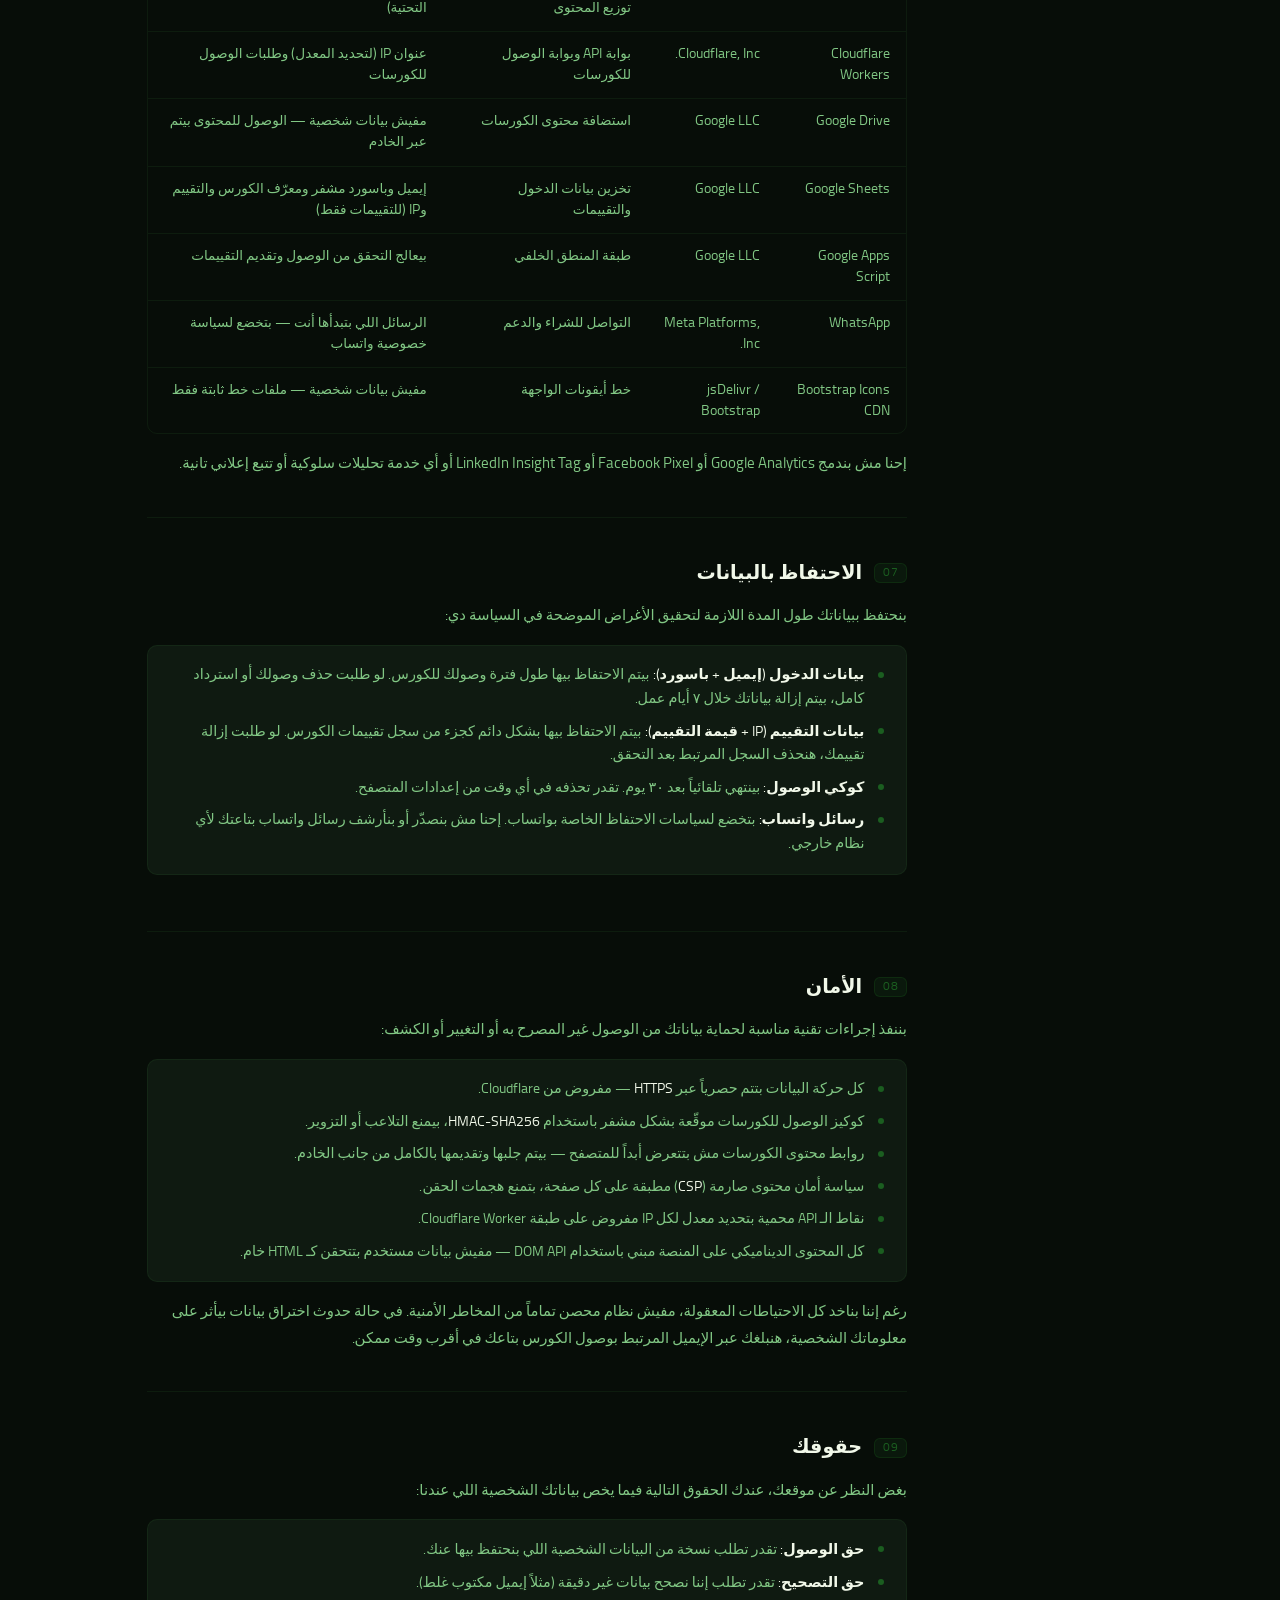
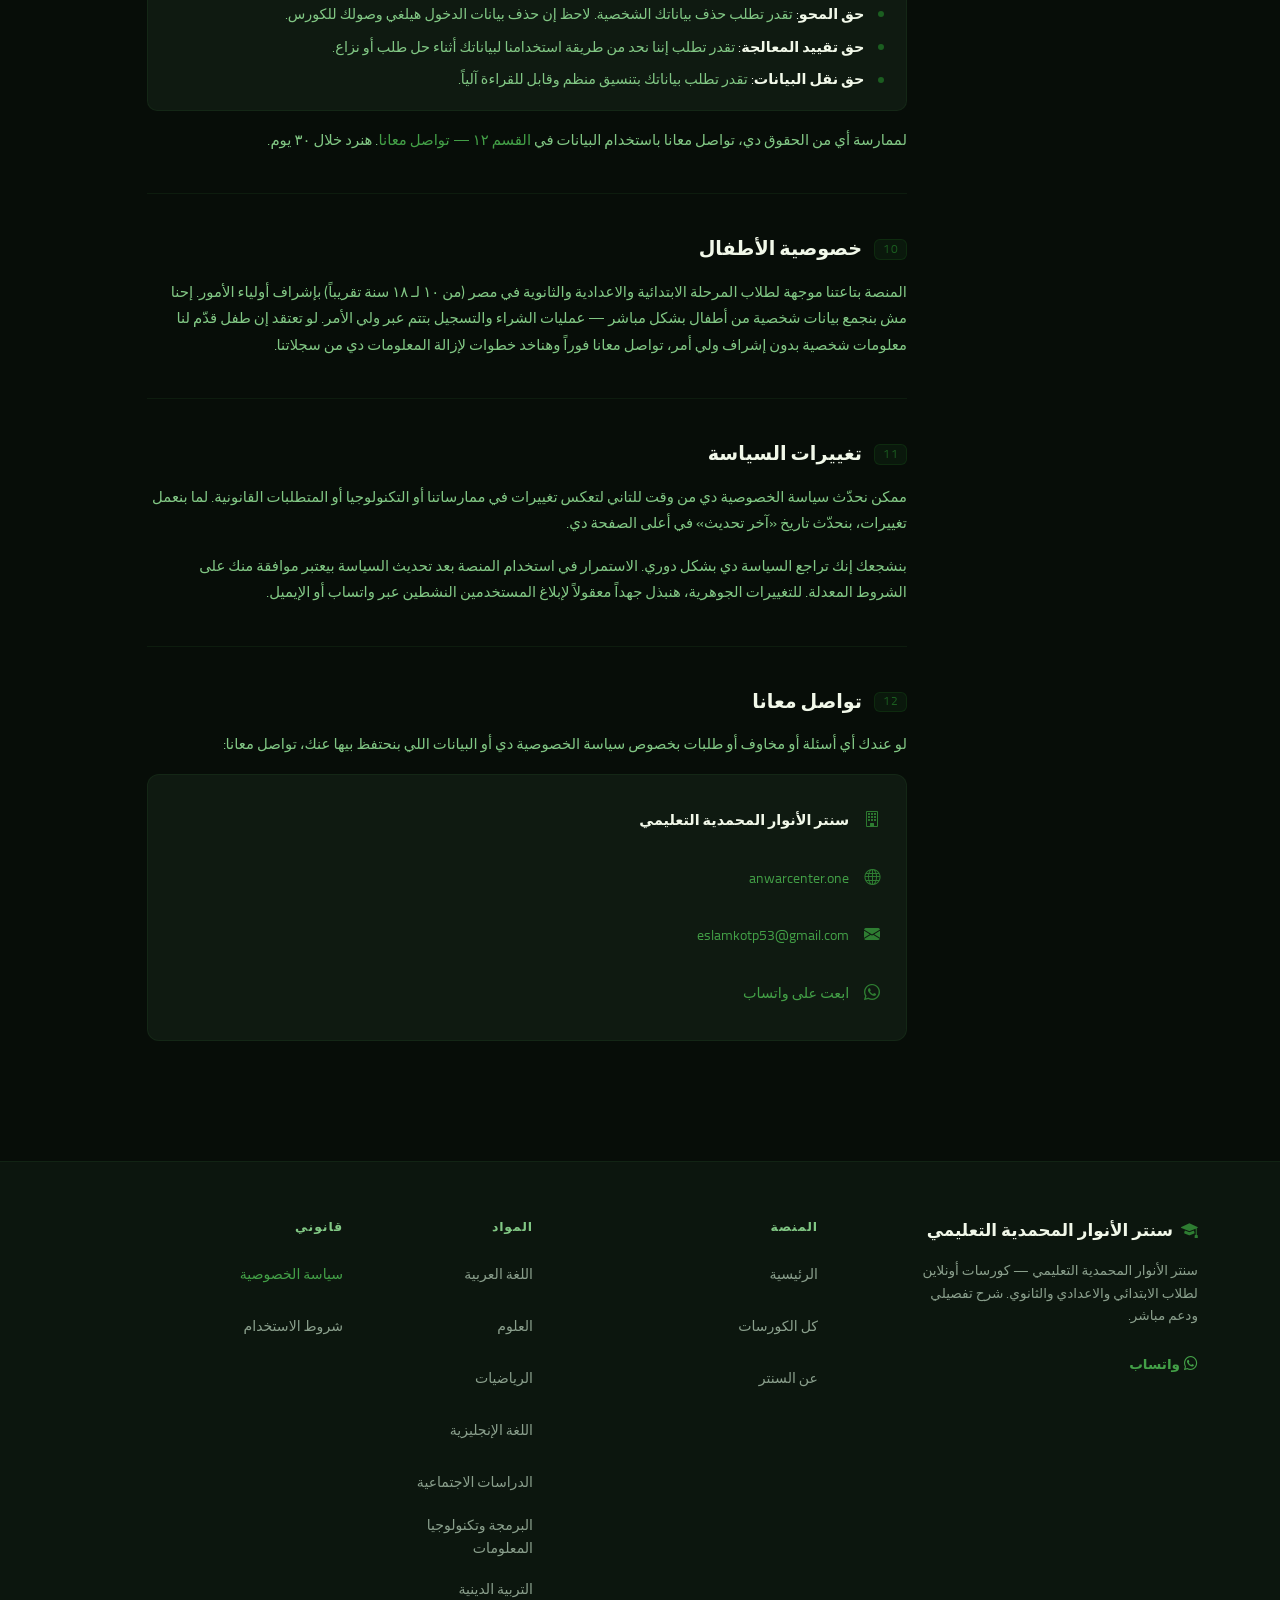
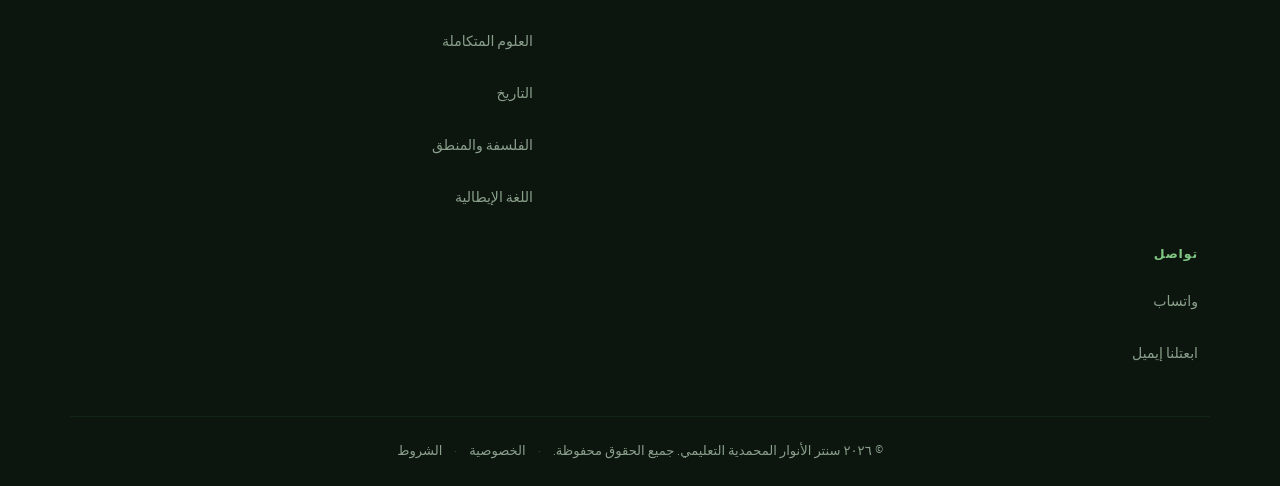
<file: legal/privacy.html>
<!DOCTYPE html>
<html lang="ar" dir="rtl" data-bs-theme="dark">

<head>
  <meta charset="utf-8">
  <meta name="viewport" content="width=device-width, initial-scale=1.0, shrink-to-fit=no">

  <title id="page-title">سياسة الخصوصية — سنتر الأنوار المحمدية التعليمي</title>
  <meta name="description"
        id="page-desc"
        content="سياسة الخصوصية — كيف نجمع ونستخدم ونحمي بياناتك الشخصية على منصة سنتر الأنوار المحمدية التعليمي.">
  <meta name="robots" content="index, follow">
  <link rel="canonical" id="page-canonical" href="https://anwarcenter.one/legal/privacy.html">

  <meta property="og:type"        content="website">
  <meta property="og:url"         id="og-url"       content="https://anwarcenter.one/legal/privacy.html">
  <meta property="og:title"       id="og-title"     content="سياسة الخصوصية — سنتر الأنوار المحمدية التعليمي">
  <meta property="og:description" id="og-desc"      content="سياسة الخصوصية — كيف نجمع ونستخدم ونحمي بياناتك الشخصية.">
  <meta property="og:image"       id="og-image"     content="https://anwarcenter.one/assets/img/og-image.png">
  <meta property="og:site_name"   id="og-site-name" content="سنتر الأنوار المحمدية التعليمي">

  <meta name="twitter:card"        content="summary_large_image">
  <meta name="twitter:title"       id="tw-title" content="سياسة الخصوصية — سنتر الأنوار المحمدية التعليمي">
  <meta name="twitter:description" id="tw-desc"  content="سياسة الخصوصية — كيف نجمع ونستخدم ونحمي بياناتك الشخصية.">
  <meta name="twitter:image"       id="tw-image" content="https://anwarcenter.one/assets/img/og-image.png">

  <link rel="alternate" hreflang="ar" id="hreflang-ar" href="https://anwarcenter.one/legal/privacy.html">

  <meta http-equiv="Content-Security-Policy"
        content="default-src 'none';
                 script-src 'self';
                 style-src 'self' https://cdn.jsdelivr.net;
                 font-src 'self' https://cdn.jsdelivr.net;
                 img-src 'self' data:;
                 connect-src 'self';
                 form-action 'none';">

  <link rel="apple-touch-icon" type="image/png" sizes="180x180" href="../assets/img/fav180.png">
  <link rel="icon" type="image/png" sizes="32x32" href="../assets/img/fav32.png">
  <link rel="icon" type="image/png" sizes="32x32" href="../assets/img/fav32D.png"
        media="(prefers-color-scheme: dark)">
  <link rel="icon" type="image/png" sizes="16x16" href="../assets/img/fav16.png">
  <link rel="icon" type="image/png" sizes="16x16" href="../assets/img/fav16D.png"
        media="(prefers-color-scheme: dark)">

  <link rel="preload" href="../assets/fonts/inter-variable.woff2"
        as="font" type="font/woff2" crossorigin="anonymous">
  <link rel="preload" href="../assets/fonts/cairo-variable.woff2"
        as="font" type="font/woff2" crossorigin="anonymous">

  <link rel="stylesheet" href="../assets/bootstrap/css/bootstrap.min.css">
  <link rel="stylesheet" href="https://cdn.jsdelivr.net/npm/bootstrap-icons@1.13.1/font/bootstrap-icons.min.css">
  <link rel="stylesheet" href="../assets/css/courses.css">
  <link rel="stylesheet" href="../assets/css/components.css">
  <link rel="stylesheet" href="../assets/css/legal.css">
</head>

<body>

  <a href="#main-content" class="skip-link">تخطي إلى المحتوى</a>

  <nav class="navbar navbar-expand-lg site-navbar sticky-top"
       aria-label="التنقل الرئيسي">
    <div class="container">
      <a class="navbar-brand site-brand" href="../index.html">
        <span class="site-brand-icon" aria-hidden="true">
          <i class="bi bi-mortarboard-fill" aria-hidden="true"></i>
        </span>
        <span id="nav-brand-name"></span>
      </a>
      <button class="navbar-toggler border-0" type="button"
              data-bs-toggle="collapse" data-bs-target="#mainNav"
              aria-controls="mainNav" aria-expanded="false"
              aria-label="تبديل القائمة">
        <i class="bi bi-list fs-4 icon-em-500" aria-hidden="true"></i>
      </button>
      <div class="collapse navbar-collapse" id="mainNav">
        <ul class="navbar-nav me-auto align-items-lg-center gap-lg-1">
          <li class="nav-item">
            <a class="nav-link" href="../index.html" data-nav-page="home">الرئيسية</a>
          </li>
          <li class="nav-item">
            <a class="nav-link" href="../course/" data-nav-page="courses">الكورسات</a>
          </li>
          <li class="nav-item">
            <a class="nav-link" href="../about.html" data-nav-page="about">عن السنتر</a>
          </li>
          <li class="nav-item me-lg-2">
            <a class="btn site-btn-outline btn-sm px-3" href="../course/"
               aria-label="تصفح كل الكورسات">
              <i class="bi bi-grid-fill ms-1" aria-hidden="true"></i>تصفح الكل
            </a>
          </li>
        </ul>
      </div>
    </div>
  </nav>

  <header class="site-page-header">
    <div class="site-header-glow" aria-hidden="true"></div>
    <div class="container site-header-content">
      <nav aria-label="مسار التنقل" class="mb-3">
        <ol class="site-breadcrumb">
          <li>
            <a href="../index.html">
              <i class="bi bi-house-fill ms-1" aria-hidden="true"></i>الرئيسية
            </a>
          </li>
          <li aria-hidden="true"><i class="bi bi-chevron-left"></i></li>
          <li aria-current="page">سياسة الخصوصية</li>
        </ol>
      </nav>
      <div class="site-header-badge mb-3" aria-hidden="true">
        <i class="bi bi-shield-lock ms-2" aria-hidden="true"></i>قانوني
      </div>
      <h1 class="site-header-title">سياسة الخصوصية</h1>
      <p class="legal-header-meta">
        <i class="bi bi-calendar3 me-1" aria-hidden="true"></i>
        آخر تحديث:
        <time datetime="2026-03-10">١٠ مارس ٢٠٢٦</time>
        <span class="legal-meta-sep" aria-hidden="true">·</span>
        تنطبق على: <span id="legal-domain-inline"></span>
      </p>
    </div>
  </header>

  <main id="main-content">
    <div class="container legal-layout">
      <div class="row g-5 justify-content-center">

        <div class="col-12 col-lg-3 d-none d-lg-block">
          <nav class="legal-toc" aria-label="جدول المحتويات">
            <p class="legal-toc-title">المحتويات</p>
            <ol class="legal-toc-list">
              <li><a href="#section-overview">نظرة عامة</a></li>
              <li><a href="#section-data-collected">البيانات التي نجمعها</a></li>
              <li><a href="#section-how-used">كيف نستخدم بياناتك</a></li>
              <li><a href="#section-storage">تخزين المحتوى</a></li>
              <li><a href="#section-cookies">ملفات تعريف الارتباط</a></li>
              <li><a href="#section-third-parties">خدمات الطرف الثالث</a></li>
              <li><a href="#section-retention">الاحتفاظ بالبيانات</a></li>
              <li><a href="#section-security">الأمان</a></li>
              <li><a href="#section-rights">حقوقك</a></li>
              <li><a href="#section-children">خصوصية الأطفال</a></li>
              <li><a href="#section-changes">تغييرات السياسة</a></li>
              <li><a href="#section-contact">تواصل معانا</a></li>
            </ol>
          </nav>
        </div>

        <div class="col-12 col-lg-9">
          <article class="legal-article">

            <!-- ═══ Article body is UNCHANGED from original ═══ -->
            <!-- All legal content sections remain exactly the same -->
            <!-- Only navbar, page-header, and footer classes changed -->

            <div class="legal-intro-note">
              <i class="bi bi-info-circle-fill legal-intro-note-icon" aria-hidden="true"></i>
              <p>
                سياسة الخصوصية دي بتوضح إزاي
                <strong id="brand-inline-1"></strong>
                («إحنا» أو «المنصة») بنجمع ونستخدم ونحمي بياناتك لما بتزور
                أو بتستخدم المنصة على
                <strong id="domain-inline-1"></strong>.
                باستخدامك للمنصة، أنت موافق على الممارسات الموضحة في السياسة دي.
              </p>
            </div>

            <section class="legal-section" id="section-overview" aria-labelledby="heading-overview">
              <h2 class="legal-section-heading" id="heading-overview">
                <span class="legal-section-num" aria-hidden="true">01</span>
                نظرة عامة
              </h2>
              <p>إحنا بنشغّل منصة تعليمية تقدم كورسات أونلاين لطلاب المرحلة الابتدائية والاعدادية والثانوية في مصر. هدفنا إننا نجمع أقل قدر ممكن من البيانات اللازمة لتوصيل الكورسات ومعالجة عمليات الشراء وتقديم الدعم. إحنا مش بنبيع بياناتك ومش بننشئ ملفات تعريف إعلانية ومش بنشارك معلوماتك مع أي جهة تسويقية.</p>
              <p>المنصة بتاعتنا موقع ثابت (Static). مفيش نظام حسابات مستخدمين ومفيش نموذج تسجيل ومفيش بوابة دخول دائمة. الوصول لمحتوى الكورسات المشتراة بيتم عن طريق نظام بيانات دخول بسيط وآمن لكل كورس.</p>
            </section>

            <!-- sections 02–11 remain EXACTLY as original — no class changes inside article -->

            <section class="legal-section" id="section-data-collected" aria-labelledby="heading-data-collected">
              <h2 class="legal-section-heading" id="heading-data-collected">
                <span class="legal-section-num" aria-hidden="true">02</span>
                البيانات التي نجمعها
              </h2>
              <h3 class="legal-subsection-heading">٢.١ — المعلومات اللي بتقدمها</h3>
              <p>بنجمع عنوان بريدك الإلكتروني لما بتشتري كورس. الإيميل ده بيُستخدم فقط لإنشاء بيانات الدخول الخاصة بيك للكورس، واللي بتتدار يدوياً في ملف Google Sheet خاص ومحمي.</p>
              <p>إحنا مش بنجمع أو بنخزن أي معلومات دفع (بطاقات ائتمان أو تفاصيل بنكية). كل مناقشات الشراء بتتم مباشرة عبر واتساب والدفع بيتم شخصياً بينك وبيننا.</p>
              <h3 class="legal-subsection-heading">٢.٢ — المعلومات اللي بتتجمع تلقائياً</h3>
              <p>لما بتقدم تقييم لكورس، بوابة الخادم بتاعتنا بتسجل عنوان الـ IP بتاعك بغرض وحيد وهو منع التقييمات المكررة لنفس الكورس. عنوان الـ IP ده بيتخزن في ملف Google Sheet خاص مع تقييمك ومش بيُستخدم أبداً للتتبع أو إنشاء ملفات تعريف أو أي غرض تاني.</p>
              <p>سجلات الخادم القياسية ممكن تتولد من مزود الاستضافة بتاعنا (Cloudflare) وممكن تشمل عناوين IP ونوع المتصفح والصفحات اللي اتزارت والأوقات. السجلات دي بتتعامل وفق <a href="https://www.cloudflare.com/privacypolicy/" target="_blank" rel="noopener noreferrer">سياسة خصوصية Cloudflare</a> ومش متاحة لينا ومش بنستخدمها لأي تتبع.</p>
              <h3 class="legal-subsection-heading">٢.٣ — المعلومات اللي مش بنجمعها</h3>
              <div class="legal-list-block">
                <ul class="legal-ul">
                  <li>الاسم الكامل (مش مطلوب للشراء أو الوصول)</li>
                  <li>رقم التليفون (التواصل عبر واتساب بيكون بمبادرتك أنت)</li>
                  <li>تفاصيل بطاقة الدفع أو الحساب البنكي</li>
                  <li>حسابات التواصل الاجتماعي أو رموز تسجيل الدخول</li>
                  <li>بصمات الجهاز أو بيكسلات التتبع</li>
                  <li>بيانات الموقع الجغرافي غير الكشف التلقائي عن البلد عبر Cloudflare</li>
                </ul>
              </div>
            </section>

            <section class="legal-section" id="section-how-used" aria-labelledby="heading-how-used">
              <h2 class="legal-section-heading" id="heading-how-used"><span class="legal-section-num" aria-hidden="true">03</span> كيف نستخدم بياناتك</h2>
              <p>بنستخدم المعلومات اللي بنجمعها للأغراض التالية:</p>
              <div class="legal-list-block"><ul class="legal-ul">
                <li><strong>توفير الوصول للكورس:</strong> بريدك الإلكتروني بيُستخدم لإنشاء بيانات دخول فريدة بتمنحك وصول للكورس اللي اشتريته.</li>
                <li><strong>دعم عمليات الشراء:</strong> ممكن نرجع لإيميلك لما نرد على مشاكل الوصول أو طلبات الاسترداد عبر واتساب أو الإيميل.</li>
                <li><strong>سلامة التقييمات:</strong> عنوان الـ IP بتاعك بيُستخدم لضمان إن كل مستخدم يقدر يقدم تقييم واحد بس لكل كورس.</li>
                <li><strong>تحسين المنصة:</strong> بيانات استخدام مجمعة ومجهولة الهوية (من خلال بنية Cloudflare التحتية) ممكن تساعد في قرارات أداء المنصة والمحتوى.</li>
              </ul></div>
              <p>إحنا مش بنستخدم بياناتك للإعلانات المستهدفة أو حملات التسويق بالإيميل أو أي عمليات اتخاذ قرار آلية.</p>
            </section>

            <section class="legal-section" id="section-storage" aria-labelledby="heading-storage">
              <h2 class="legal-section-heading" id="heading-storage"><span class="legal-section-num" aria-hidden="true">04</span> تخزين المحتوى وGoogle Drive</h2>
              <p>كل محتوى الكورسات — فيديوهات ومستندات ومواد تعليمية — مستضاف على <strong>Google Drive</strong>، خدمة مقدمة من Google LLC. ملفات الكورسات مخزنة في مجلدات خاصة محدودة الوصول. روابط محتوى الكورسات مش بتتعرض أبداً للمتصفح — بيتم التعامل معاها من جانب الخادم عبر بوابة الـ API بتاعتنا وبتُقدم فقط بعد المصادقة الناجحة.</p>
              <p>بيانات الدخول بتاعتك (إيميل وباسورد) مخزنة في ملف Google Sheet خاص متاح فقط للمسؤولين المعتمدين. بنية تخزين Google بتخضع لـ <a href="https://policies.google.com/privacy" target="_blank" rel="noopener noreferrer">سياسة خصوصية Google</a>.</p>
              <div class="legal-callout legal-callout--em"><i class="bi bi-shield-lock-fill" aria-hidden="true"></i><p>روابط محتوى الكورسات مش بتتخزن أبداً في كود الواجهة الأمامية أو تخزين المتصفح أو أي مكان يقدر العميل يوصله. الوصول بيتطبق من جانب الخادم في كل طلب.</p></div>
            </section>

            <section class="legal-section" id="section-cookies" aria-labelledby="heading-cookies">
              <h2 class="legal-section-heading" id="heading-cookies"><span class="legal-section-num" aria-hidden="true">05</span> ملفات تعريف الارتباط (Cookies) والتخزين المحلي</h2>
              <p>بنستخدم سياسة كوكيز بسيطة. بالتحديد، بنعيّن <strong>نوع واحد بس من الكوكيز</strong> — كوكي وصول بيتم إصداره لما بتسجل دخولك بنجاح لكورس مشترى.</p>
              <div class="legal-table-wrap"><table class="legal-table"><caption class="visually-hidden">تفاصيل ملفات تعريف الارتباط</caption><thead><tr><th scope="col">اسم الكوكي</th><th scope="col">الغرض</th><th scope="col">المدة</th><th scope="col">النوع</th></tr></thead><tbody><tr><td><code class="legal-code">__paid_{courseId}</code></td><td>بيمنح الوصول لكورس مشترى محدد. بيحتوي على رمز موقّع بشكل مشفر فيه معرّف الكورس والإيميل ووقت الانتهاء.</td><td>30 يوم</td><td>HttpOnly, Secure, SameSite=Strict</td></tr></tbody></table></div>
              <p>الكوكي ده:</p>
              <div class="legal-list-block"><ul class="legal-ul">
                <li><strong>HttpOnly</strong> — مش متاح للجافاسكريبت اللي بتشتغل في الصفحة، بيحمي من هجمات البرمجة عبر المواقع.</li>
                <li><strong>Secure</strong> — بيتنقل فقط عبر اتصالات HTTPS.</li>
                <li><strong>SameSite=Strict</strong> — مش بيتبعت مع طلبات المواقع المتقاطعة، بيحمي من هجمات تزوير الطلبات.</li>
                <li><strong>محدود المسار</strong> — محدود على <code class="legal-code">/course/paid/{courseId}</code>، يعني الكوكي الخاص بكورس مش ممكن يُستخدم للوصول لكورس تاني.</li>
              </ul></div>
              <p>إحنا مش بنستخدم كوكيز تحليلات أو كوكيز إعلانية أو بيكسلات تتبع أو أي خدمات كوكيز من طرف ثالث. مش بنستخدم <code class="legal-code">localStorage</code> أو <code class="legal-code">sessionStorage</code> لتخزين معلومات شخصية.</p>
            </section>

            <section class="legal-section" id="section-third-parties" aria-labelledby="heading-third-parties">
              <h2 class="legal-section-heading" id="heading-third-parties"><span class="legal-section-num" aria-hidden="true">06</span> خدمات الطرف الثالث</h2>
              <p>بنتعامل مع مجموعة محدودة من خدمات الطرف الثالث، كل واحدة مختارة لموثوقيتها والحد الأدنى من البيانات المطلوبة. إحنا مش بنشارك بياناتك الشخصية مع أي من الخدمات دي غير اللي مطلوب تقنياً لتشغيل المنصة.</p>
              <div class="legal-table-wrap"><table class="legal-table"><caption class="visually-hidden">الخدمات الخارجية المستخدمة</caption><thead><tr><th scope="col">الخدمة</th><th scope="col">المزود</th><th scope="col">الغرض</th><th scope="col">البيانات المعنية</th></tr></thead><tbody><tr><td>Cloudflare Pages</td><td>Cloudflare, Inc.</td><td>استضافة الموقع الثابت وشبكة توزيع المحتوى</td><td>عنوان IP وبيانات الطلبات (عبر سجلات البنية التحتية)</td></tr><tr><td>Cloudflare Workers</td><td>Cloudflare, Inc.</td><td>بوابة API وبوابة الوصول للكورسات</td><td>عنوان IP (لتحديد المعدل) وطلبات الوصول للكورسات</td></tr><tr><td>Google Drive</td><td>Google LLC</td><td>استضافة محتوى الكورسات</td><td>مفيش بيانات شخصية — الوصول للمحتوى بيتم عبر الخادم</td></tr><tr><td>Google Sheets</td><td>Google LLC</td><td>تخزين بيانات الدخول والتقييمات</td><td>إيميل وباسورد مشفر ومعرّف الكورس والتقييم وIP (للتقييمات فقط)</td></tr><tr><td>Google Apps Script</td><td>Google LLC</td><td>طبقة المنطق الخلفي</td><td>بيعالج التحقق من الوصول وتقديم التقييمات</td></tr><tr><td>WhatsApp</td><td>Meta Platforms, Inc.</td><td>التواصل للشراء والدعم</td><td>الرسائل اللي بتبدأها أنت — بتخضع لسياسة خصوصية واتساب</td></tr><tr><td>Bootstrap Icons CDN</td><td>jsDelivr / Bootstrap</td><td>خط أيقونات الواجهة</td><td>مفيش بيانات شخصية — ملفات خط ثابتة فقط</td></tr></tbody></table></div>
              <p>إحنا مش بندمج Google Analytics أو Facebook Pixel أو LinkedIn Insight Tag أو أي خدمة تحليلات سلوكية أو تتبع إعلاني تانية.</p>
            </section>

            <section class="legal-section" id="section-retention" aria-labelledby="heading-retention">
              <h2 class="legal-section-heading" id="heading-retention"><span class="legal-section-num" aria-hidden="true">07</span> الاحتفاظ بالبيانات</h2>
              <p>بنحتفظ ببياناتك طول المدة اللازمة لتحقيق الأغراض الموضحة في السياسة دي:</p>
              <div class="legal-list-block"><ul class="legal-ul">
                <li><strong>بيانات الدخول (إيميل + باسورد):</strong> بيتم الاحتفاظ بيها طول فترة وصولك للكورس. لو طلبت حذف وصولك أو استرداد كامل، بيتم إزالة بياناتك خلال ٧ أيام عمل.</li>
                <li><strong>بيانات التقييم (IP + قيمة التقييم):</strong> بيتم الاحتفاظ بيها بشكل دائم كجزء من سجل تقييمات الكورس. لو طلبت إزالة تقييمك، هنحذف السجل المرتبط بعد التحقق.</li>
                <li><strong>كوكي الوصول:</strong> بينتهي تلقائياً بعد ٣٠ يوم. تقدر تحذفه في أي وقت من إعدادات المتصفح.</li>
                <li><strong>رسائل واتساب:</strong> بتخضع لسياسات الاحتفاظ الخاصة بواتساب. إحنا مش بنصدّر أو بنأرشف رسائل واتساب بتاعتك لأي نظام خارجي.</li>
              </ul></div>
            </section>

            <section class="legal-section" id="section-security" aria-labelledby="heading-security">
              <h2 class="legal-section-heading" id="heading-security"><span class="legal-section-num" aria-hidden="true">08</span> الأمان</h2>
              <p>بننفذ إجراءات تقنية مناسبة لحماية بياناتك من الوصول غير المصرح به أو التغيير أو الكشف:</p>
              <div class="legal-list-block"><ul class="legal-ul">
                <li>كل حركة البيانات بتتم حصرياً عبر <strong>HTTPS</strong> — مفروض من Cloudflare.</li>
                <li>كوكيز الوصول للكورسات موقّعة بشكل مشفر باستخدام <strong>HMAC-SHA256</strong>، بيمنع التلاعب أو التزوير.</li>
                <li>روابط محتوى الكورسات مش بتتعرض أبداً للمتصفح — بيتم جلبها وتقديمها بالكامل من جانب الخادم.</li>
                <li>سياسة أمان محتوى صارمة (<strong>CSP</strong>) مطبقة على كل صفحة، بتمنع هجمات الحقن.</li>
                <li>نقاط الـ API محمية بتحديد معدل لكل IP مفروض على طبقة Cloudflare Worker.</li>
                <li>كل المحتوى الديناميكي على المنصة مبني باستخدام DOM API — مفيش بيانات مستخدم بتتحقن كـ HTML خام.</li>
              </ul></div>
              <p>رغم إننا بناخد كل الاحتياطات المعقولة، مفيش نظام محصن تماماً من المخاطر الأمنية. في حالة حدوث اختراق بيانات بيأثر على معلوماتك الشخصية، هنبلغك عبر الإيميل المرتبط بوصول الكورس بتاعك في أقرب وقت ممكن.</p>
            </section>

            <section class="legal-section" id="section-rights" aria-labelledby="heading-rights">
              <h2 class="legal-section-heading" id="heading-rights"><span class="legal-section-num" aria-hidden="true">09</span> حقوقك</h2>
              <p>بغض النظر عن موقعك، عندك الحقوق التالية فيما يخص بياناتك الشخصية اللي عندنا:</p>
              <div class="legal-list-block"><ul class="legal-ul">
                <li><strong>حق الوصول:</strong> تقدر تطلب نسخة من البيانات الشخصية اللي بنحتفظ بيها عنك.</li>
                <li><strong>حق التصحيح:</strong> تقدر تطلب إننا نصحح بيانات غير دقيقة (مثلاً إيميل مكتوب غلط).</li>
                <li><strong>حق المحو:</strong> تقدر تطلب حذف بياناتك الشخصية. لاحظ إن حذف بيانات الدخول هيلغي وصولك للكورس.</li>
                <li><strong>حق تقييد المعالجة:</strong> تقدر تطلب إننا نحد من طريقة استخدامنا لبياناتك أثناء حل طلب أو نزاع.</li>
                <li><strong>حق نقل البيانات:</strong> تقدر تطلب بياناتك بتنسيق منظم وقابل للقراءة آلياً.</li>
              </ul></div>
              <p>لممارسة أي من الحقوق دي، تواصل معانا باستخدام البيانات في <a href="#section-contact">القسم ١٢ — تواصل معانا</a>. هنرد خلال ٣٠ يوم.</p>
            </section>

            <section class="legal-section" id="section-children" aria-labelledby="heading-children">
              <h2 class="legal-section-heading" id="heading-children"><span class="legal-section-num" aria-hidden="true">10</span> خصوصية الأطفال</h2>
              <p>المنصة بتاعتنا موجهة لطلاب المرحلة الابتدائية والاعدادية والثانوية في مصر (من ١٠ لـ ١٨ سنة تقريباً) بإشراف أولياء الأمور. إحنا مش بنجمع بيانات شخصية من أطفال بشكل مباشر — عمليات الشراء والتسجيل بتتم عبر ولي الأمر. لو تعتقد إن طفل قدّم لنا معلومات شخصية بدون إشراف ولي أمر، تواصل معانا فوراً وهناخد خطوات لإزالة المعلومات دي من سجلاتنا.</p>
            </section>

            <section class="legal-section" id="section-changes" aria-labelledby="heading-changes">
              <h2 class="legal-section-heading" id="heading-changes"><span class="legal-section-num" aria-hidden="true">11</span> تغييرات السياسة</h2>
              <p>ممكن نحدّث سياسة الخصوصية دي من وقت للتاني لتعكس تغييرات في ممارساتنا أو التكنولوجيا أو المتطلبات القانونية. لما بنعمل تغييرات، بنحدّث تاريخ «آخر تحديث» في أعلى الصفحة دي.</p>
              <p>بنشجعك إنك تراجع السياسة دي بشكل دوري. الاستمرار في استخدام المنصة بعد تحديث السياسة بيعتبر موافقة منك على الشروط المعدلة. للتغييرات الجوهرية، هنبذل جهداً معقولاً لإبلاغ المستخدمين النشطين عبر واتساب أو الإيميل.</p>
            </section>

            <section class="legal-section legal-section--last" id="section-contact" aria-labelledby="heading-contact">
              <h2 class="legal-section-heading" id="heading-contact"><span class="legal-section-num" aria-hidden="true">12</span> تواصل معانا</h2>
              <p>لو عندك أي أسئلة أو مخاوف أو طلبات بخصوص سياسة الخصوصية دي أو البيانات اللي بنحتفظ بيها عنك، تواصل معانا:</p>
              <div class="legal-contact-block">
                <div class="legal-contact-row"><i class="bi bi-building" aria-hidden="true"></i><span><strong id="brand-inline-2"></strong></span></div>
                <div class="legal-contact-row"><i class="bi bi-globe" aria-hidden="true"></i><span><a id="domain-link" href="#"></a></span></div>
                <div class="legal-contact-row"><i class="bi bi-envelope-fill" aria-hidden="true"></i><span><a id="contact-email-link" href="mailto:eslamkotp53@gmail.com"><span id="contact-email-text">eslamkotp53@gmail.com</span></a></span></div>
                <div class="legal-contact-row"><i class="bi bi-whatsapp" aria-hidden="true"></i><span><a id="contact-whatsapp-link" href="#" target="_blank" rel="noopener noreferrer" aria-label="تواصل معانا على واتساب">ابعت على واتساب</a></span></div>
              </div>
            </section>

          </article>
        </div>
      </div>
    </div>
  </main>

  <footer class="site-footer" role="contentinfo">
    <div class="container">
      <div class="row g-4 site-footer-top">
        <div class="col-12 col-md-4">
          <div class="site-footer-brand mb-3">
            <i class="bi bi-mortarboard-fill ms-2 icon-em-500" aria-hidden="true"></i>
            <span id="footer-brand-name"></span>
          </div>
          <p class="site-footer-tagline" id="footer-tagline">
            سنتر الأنوار المحمدية التعليمي — كورسات أونلاين لطلاب
            الابتدائي والاعدادي والثانوي. شرح تفصيلي ودعم مباشر.
          </p>
          <a id="footer-whatsapp-link" href="#" target="_blank" rel="noopener noreferrer" class="site-footer-social-link" aria-label="تواصل معانا على واتساب">
            <i class="bi bi-whatsapp ms-1" aria-hidden="true"></i>واتساب
          </a>
        </div>
        <div class="col-6 col-md-2 offset-md-1">
          <p class="site-footer-col-title">المنصة</p>
          <ul class="site-footer-links">
            <li><a href="../index.html">الرئيسية</a></li>
            <li><a href="../course/">كل الكورسات</a></li>
            <li><a href="../about.html">عن السنتر</a></li>
          </ul>
        </div>
        <div class="col-6 col-md-2">
          <p class="site-footer-col-title">المواد</p>
          <ul class="site-footer-links" id="footer-categories"></ul>
        </div>
        <div class="col-6 col-md-2">
          <p class="site-footer-col-title">قانوني</p>
          <ul class="site-footer-links">
            <li><a href="./privacy.html" aria-current="page" class="site-footer-link-active">سياسة الخصوصية</a></li>
            <li><a href="./terms.html">شروط الاستخدام</a></li>
          </ul>
        </div>
        <div class="col-6 col-md-2">
          <p class="site-footer-col-title">تواصل</p>
          <ul class="site-footer-links">
            <li><a id="footer-wa-link-2" href="#" target="_blank" rel="noopener noreferrer" aria-label="تواصل معانا على واتساب">واتساب</a></li>
            <li><a id="footer-email-link" href="mailto:eslamkotp53@gmail.com">ابعتلنا إيميل</a></li>
          </ul>
        </div>
      </div>
      <div class="site-footer-bottom">
        <span id="footer-copyright"></span>
        <span class="site-footer-divider" aria-hidden="true">·</span>
        <a href="./privacy.html" aria-current="page">الخصوصية</a>
        <span class="site-footer-divider" aria-hidden="true">·</span>
        <a href="./terms.html">الشروط</a>
      </div>
    </div>
  </footer>

  <script src="../assets/bootstrap/js/bootstrap.min.js" defer></script>
  <script src="../assets/js/utils.js"                   defer></script>
  <script src="../assets/js/courses-data.js"            defer></script>
  <script src="../assets/js/shared-page.js"             defer></script>
  <script src="../assets/js/legal-app.js"               defer></script>

</body>

</html>
</file>
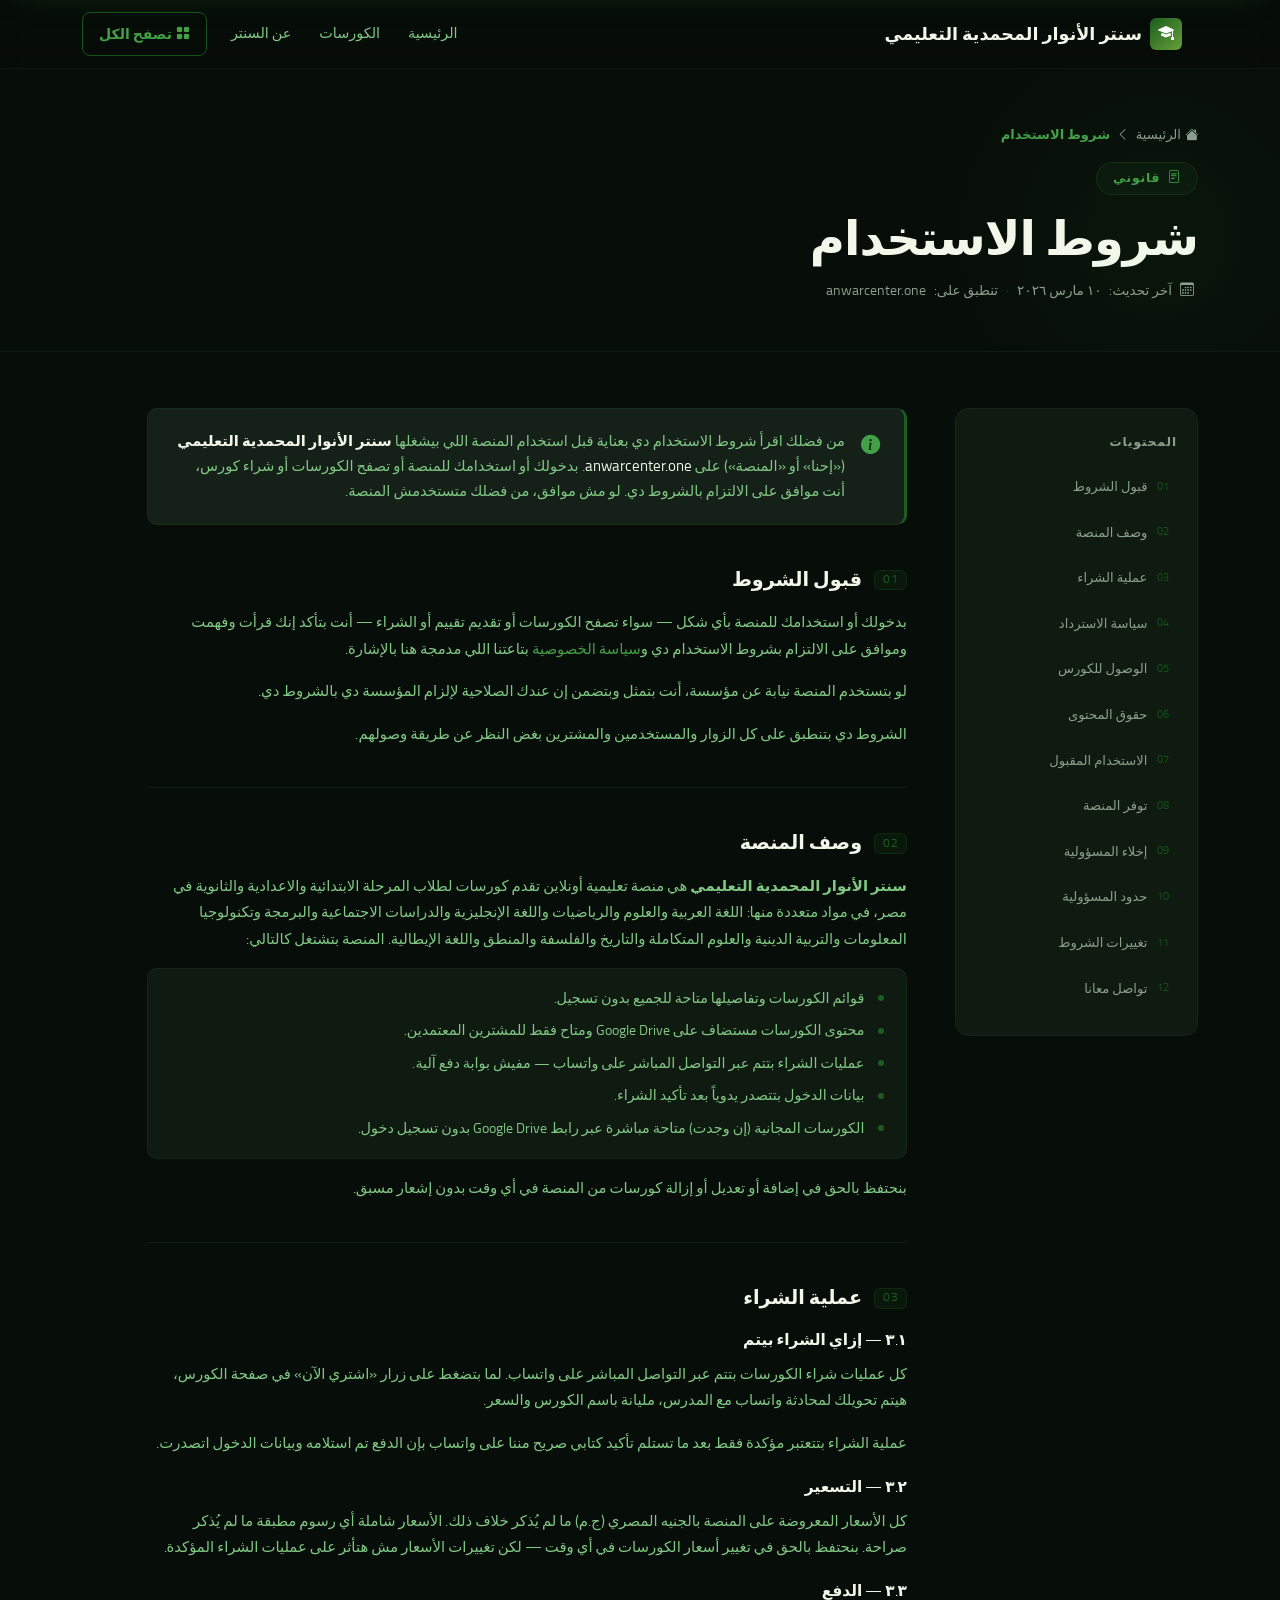
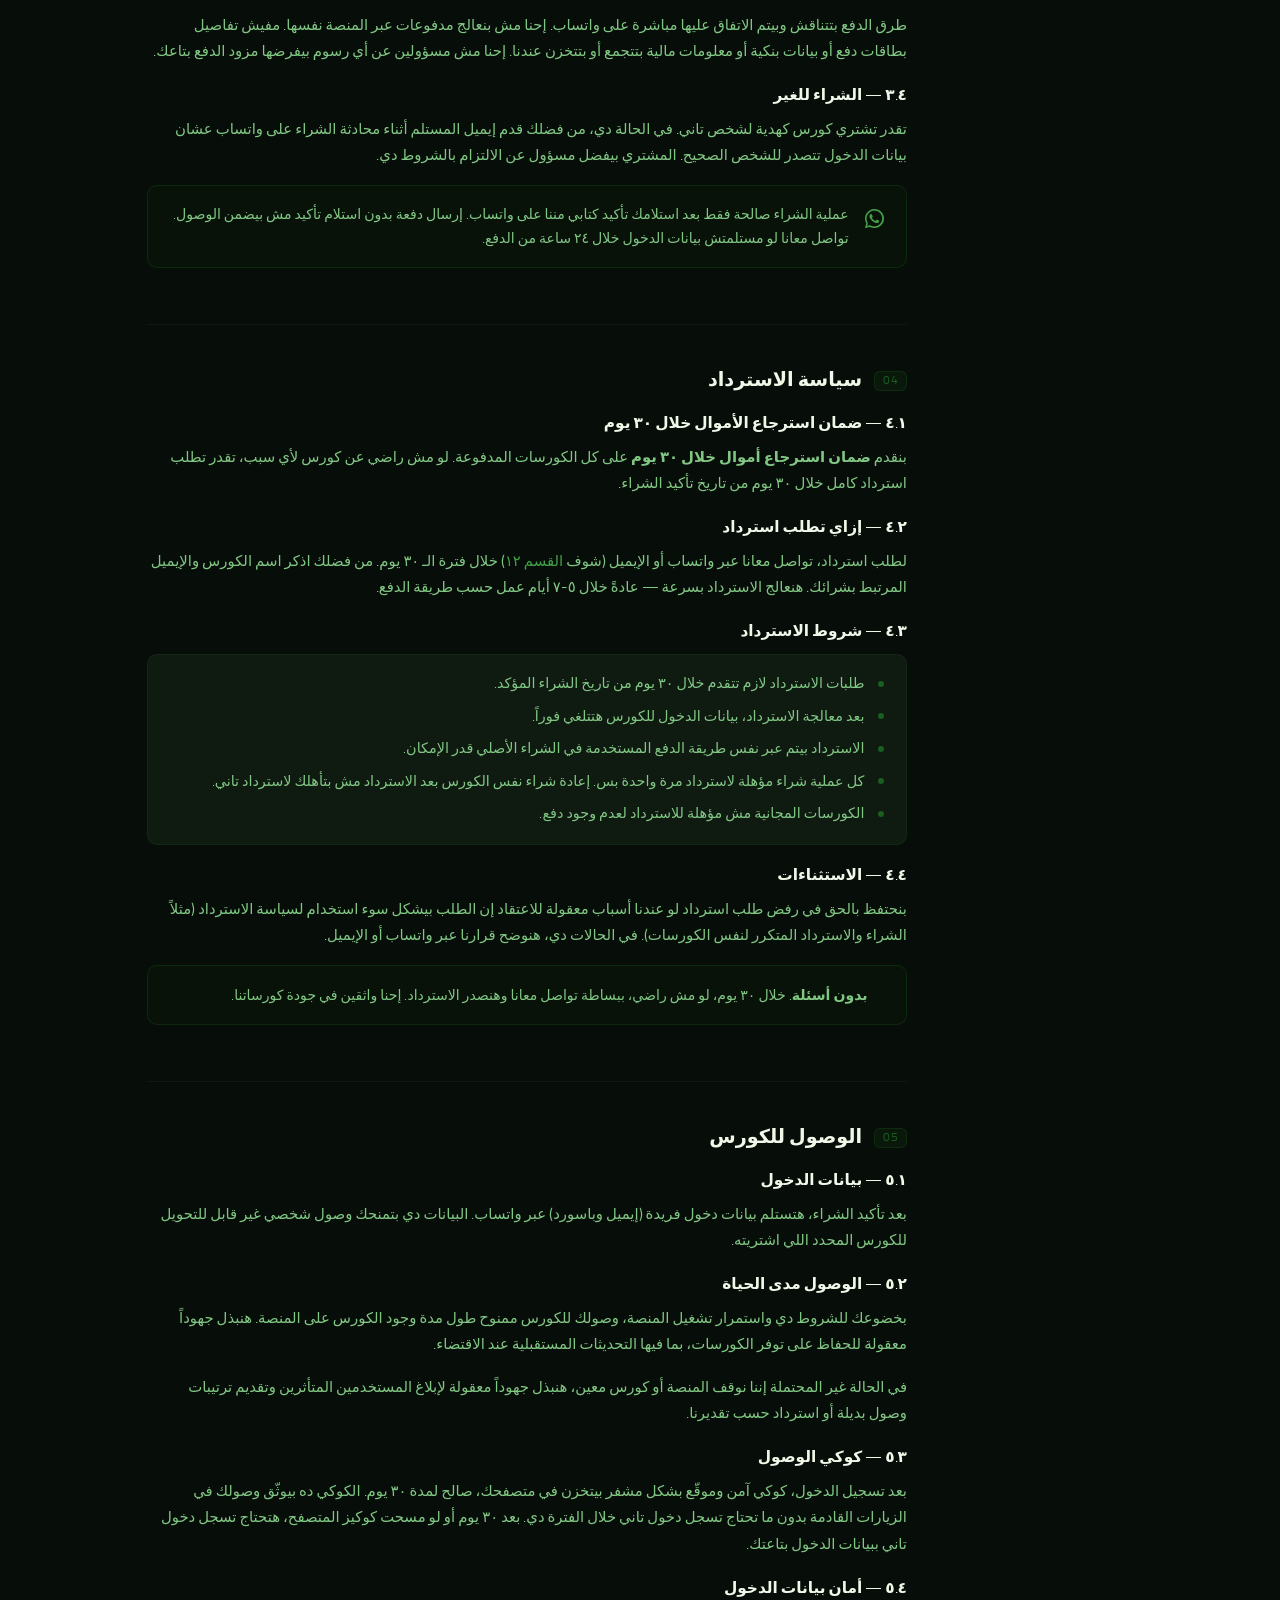
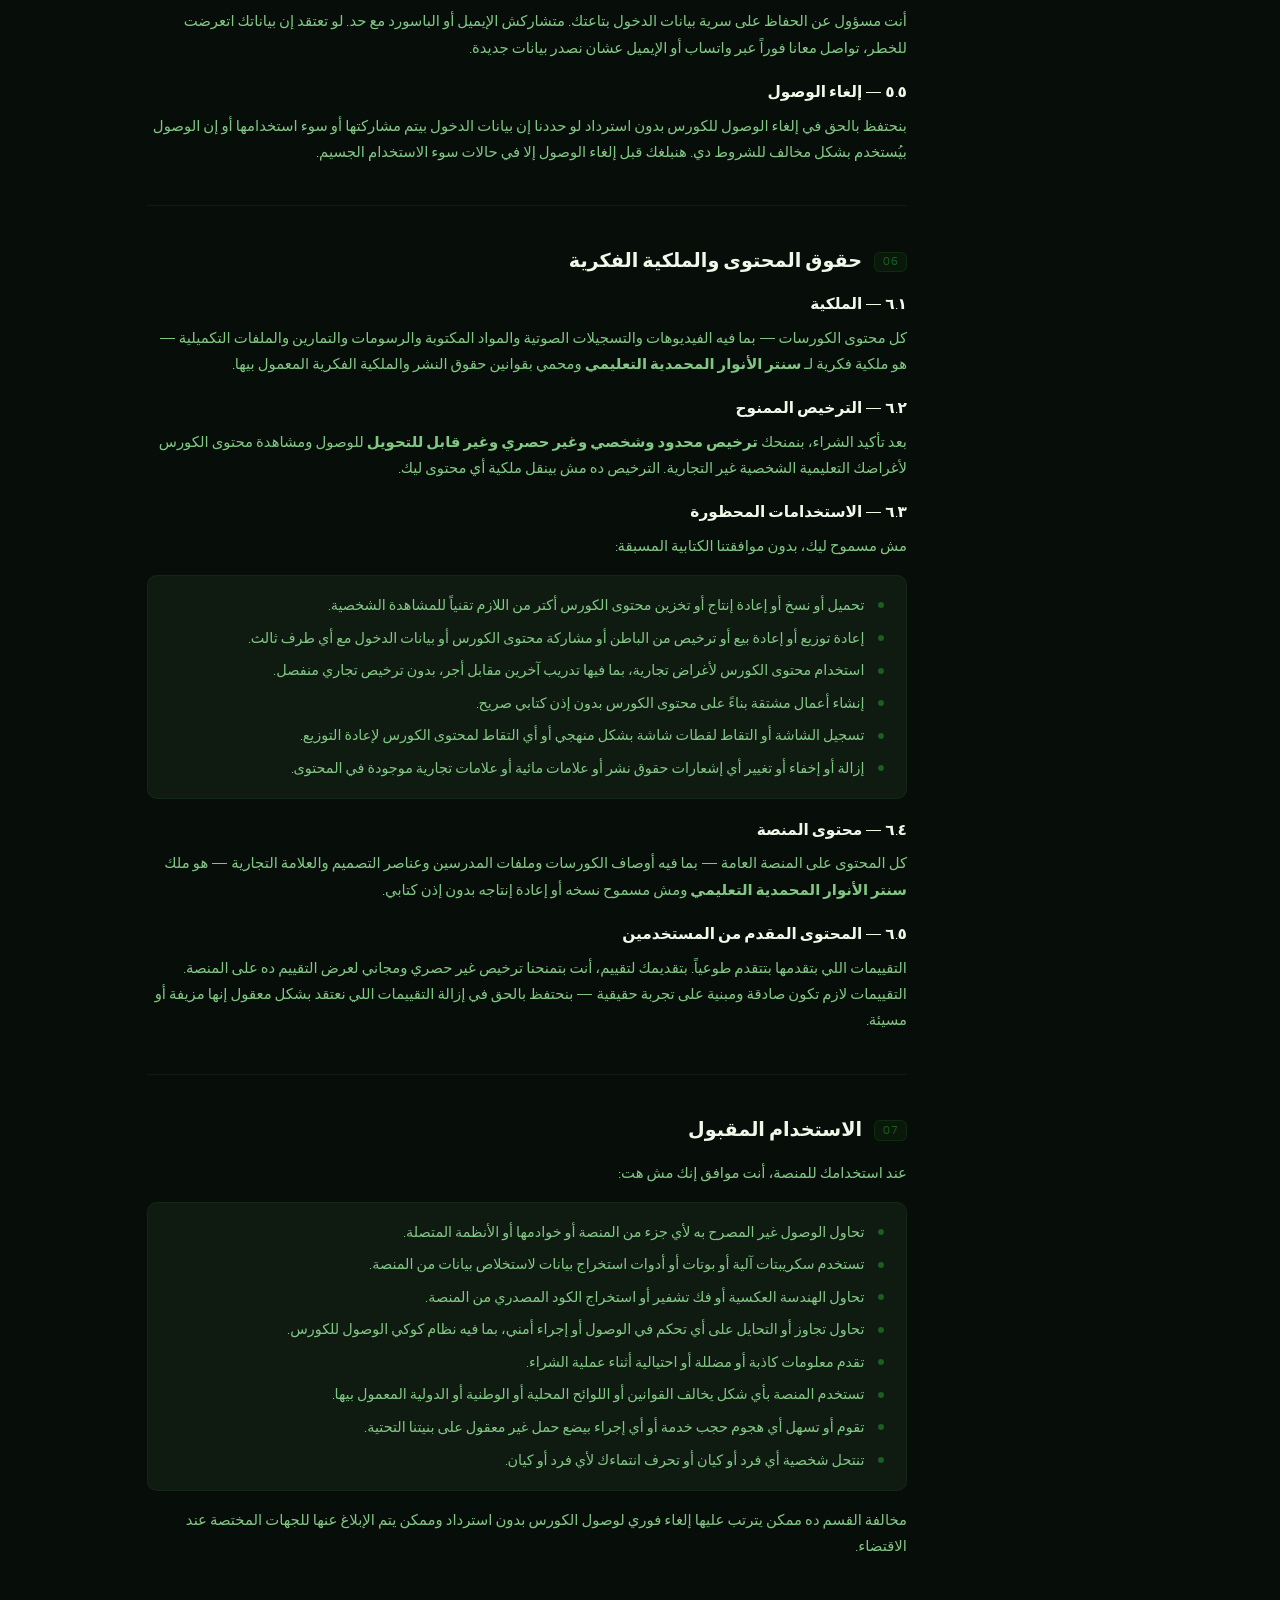
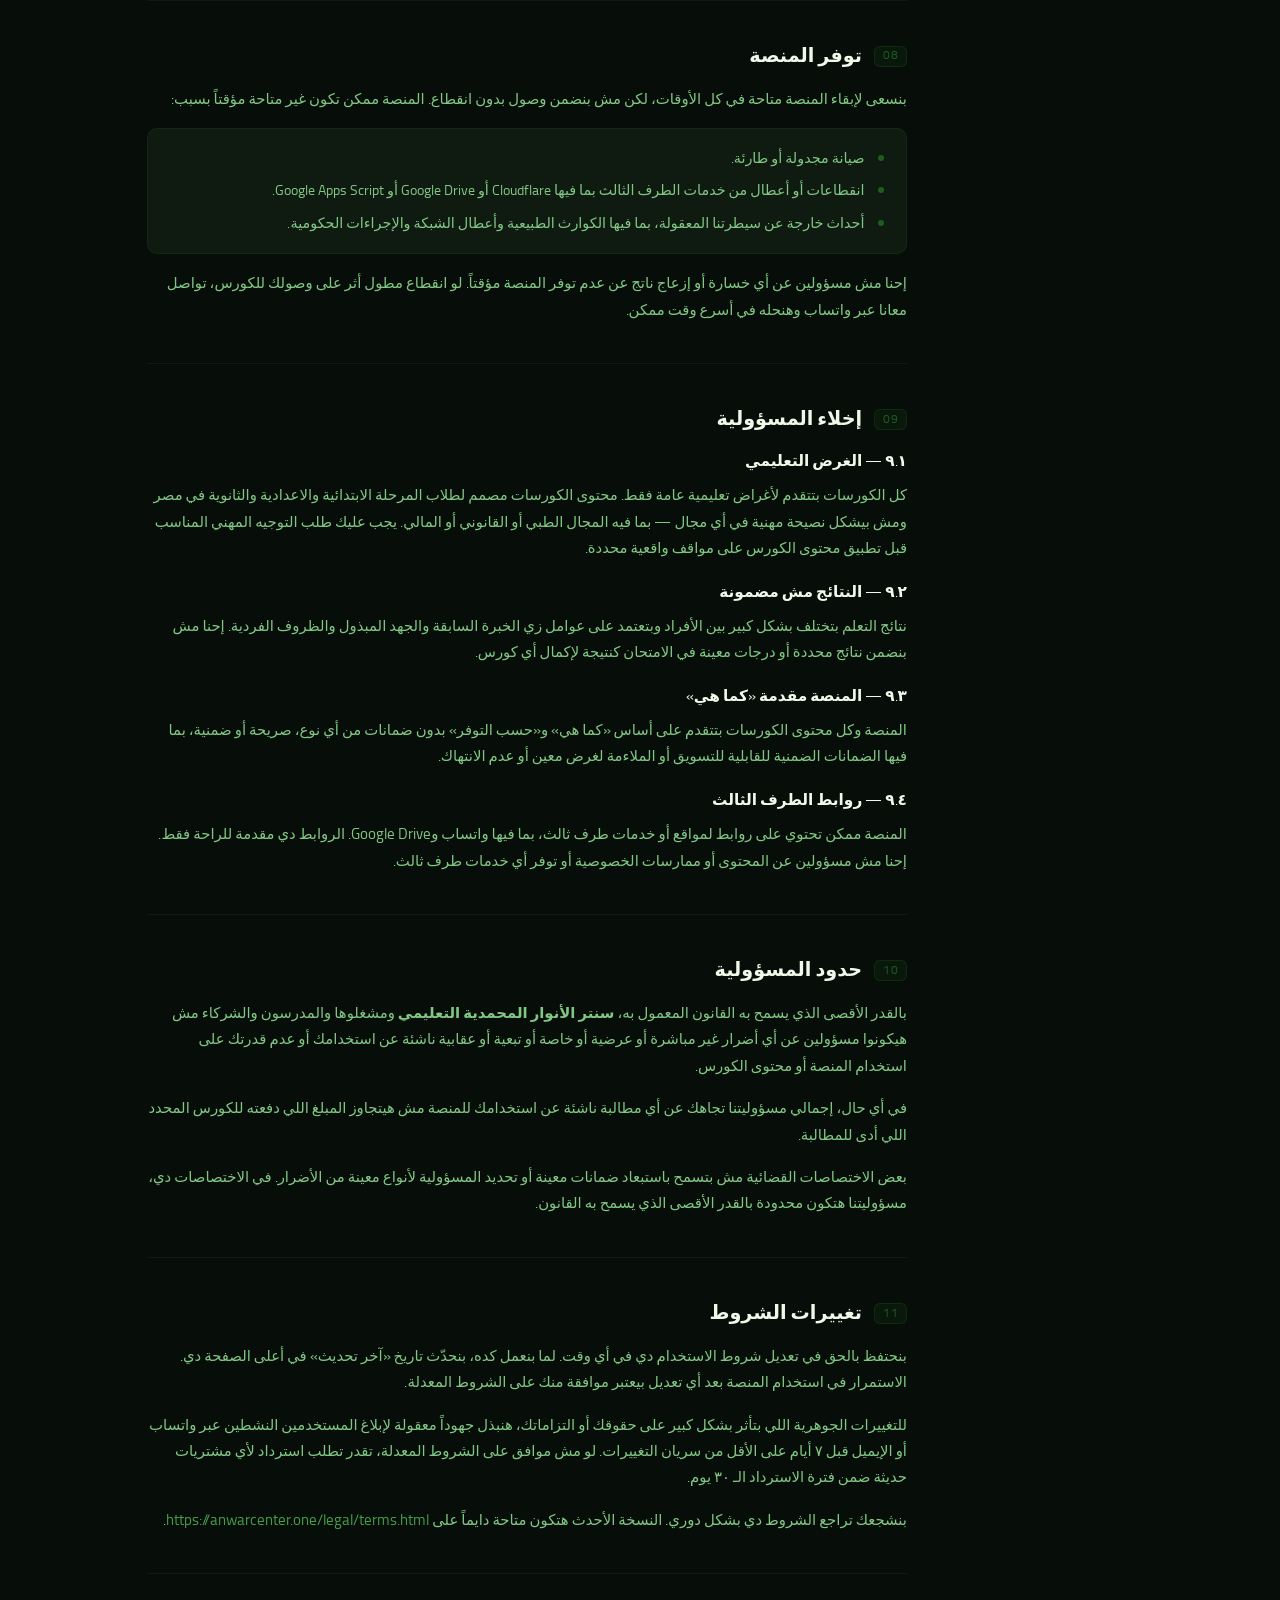
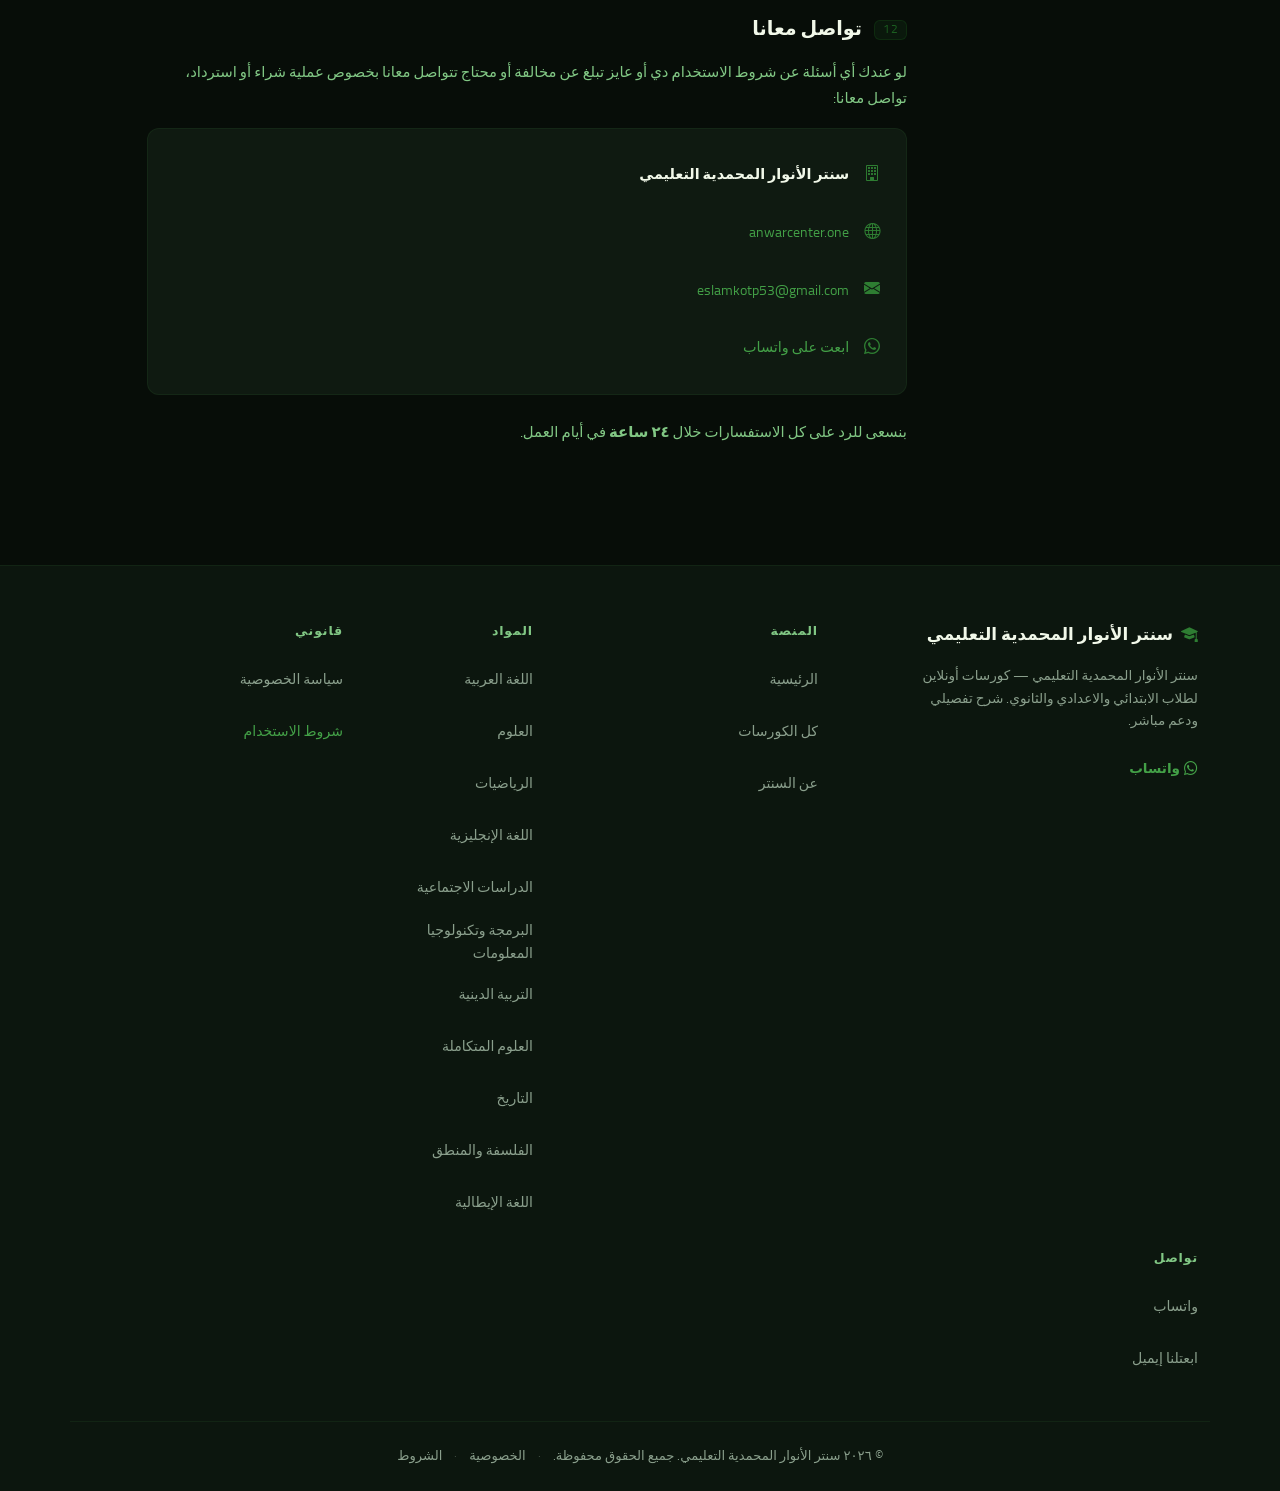
<file: legal/terms.html>
<!DOCTYPE html>
<html lang="ar" dir="rtl" data-bs-theme="dark">

<head>
  <meta charset="utf-8">
  <meta name="viewport" content="width=device-width, initial-scale=1.0, shrink-to-fit=no">

  <title id="page-title">شروط الاستخدام — سنتر الأنوار المحمدية التعليمي</title>
  <meta name="description"
        id="page-desc"
        content="شروط الاستخدام — شروط الشراء وسياسة الاسترداد وحقوق المحتوى وشروط الوصول لمنصة سنتر الأنوار المحمدية التعليمي.">
  <meta name="robots" content="index, follow">
  <link rel="canonical" id="page-canonical" href="https://anwarcenter.one/legal/terms.html">

  <meta property="og:type"        content="website">
  <meta property="og:url"         id="og-url"       content="https://anwarcenter.one/legal/terms.html">
  <meta property="og:title"       id="og-title"     content="شروط الاستخدام — سنتر الأنوار المحمدية التعليمي">
  <meta property="og:description" id="og-desc"      content="شروط الاستخدام — شروط الشراء وسياسة الاسترداد وحقوق المحتوى وشروط الوصول.">
  <meta property="og:image"       id="og-image"     content="https://anwarcenter.one/assets/img/og-image.png">
  <meta property="og:site_name"   id="og-site-name" content="سنتر الأنوار المحمدية التعليمي">

  <meta name="twitter:card"        content="summary_large_image">
  <meta name="twitter:title"       id="tw-title" content="شروط الاستخدام — سنتر الأنوار المحمدية التعليمي">
  <meta name="twitter:description" id="tw-desc"  content="شروط الاستخدام — شروط الشراء وسياسة الاسترداد وحقوق المحتوى وشروط الوصول.">
  <meta name="twitter:image"       id="tw-image" content="https://anwarcenter.one/assets/img/og-image.png">

  <link rel="alternate" hreflang="ar" id="hreflang-ar" href="https://anwarcenter.one/legal/terms.html">

  <meta http-equiv="Content-Security-Policy"
        content="default-src 'none';
                 script-src 'self';
                 style-src 'self' https://cdn.jsdelivr.net;
                 font-src 'self' https://cdn.jsdelivr.net;
                 img-src 'self' data:;
                 connect-src 'self';
                 form-action 'none';">

  <link rel="apple-touch-icon" type="image/png" sizes="180x180" href="../assets/img/fav180.png">
  <link rel="icon" type="image/png" sizes="32x32" href="../assets/img/fav32.png">
  <link rel="icon" type="image/png" sizes="32x32" href="../assets/img/fav32D.png"
        media="(prefers-color-scheme: dark)">
  <link rel="icon" type="image/png" sizes="16x16" href="../assets/img/fav16.png">
  <link rel="icon" type="image/png" sizes="16x16" href="../assets/img/fav16D.png"
        media="(prefers-color-scheme: dark)">

  <link rel="preload" href="../assets/fonts/inter-variable.woff2"
        as="font" type="font/woff2" crossorigin="anonymous">
  <link rel="preload" href="../assets/fonts/cairo-variable.woff2"
        as="font" type="font/woff2" crossorigin="anonymous">


  <link rel="stylesheet" href="../assets/bootstrap/css/bootstrap.min.css">
  <link rel="stylesheet" href="https://cdn.jsdelivr.net/npm/bootstrap-icons@1.13.1/font/bootstrap-icons.min.css">
  <link rel="stylesheet" href="../assets/css/courses.css">
  <link rel="stylesheet" href="../assets/css/components.css">
  <link rel="stylesheet" href="../assets/css/legal.css">
</head>

<body>

  <a href="#main-content" class="skip-link">تخطي إلى المحتوى</a>

  <nav class="navbar navbar-expand-lg site-navbar sticky-top" aria-label="التنقل الرئيسي">
    <div class="container">
      <a class="navbar-brand site-brand" href="../index.html">
        <span class="site-brand-icon" aria-hidden="true">
          <i class="bi bi-mortarboard-fill" aria-hidden="true"></i>
        </span>
        <span id="nav-brand-name"></span>
      </a>
      <button class="navbar-toggler border-0" type="button"
              data-bs-toggle="collapse" data-bs-target="#mainNav"
              aria-controls="mainNav" aria-expanded="false"
              aria-label="تبديل القائمة">
        <i class="bi bi-list fs-4 icon-em-500" aria-hidden="true"></i>
      </button>
      <div class="collapse navbar-collapse" id="mainNav">
        <ul class="navbar-nav me-auto align-items-lg-center gap-lg-1">
          <li class="nav-item">
            <a class="nav-link" href="../index.html" data-nav-page="home">الرئيسية</a>
          </li>
          <li class="nav-item">
            <a class="nav-link" href="../course/" data-nav-page="courses">الكورسات</a>
          </li>
          <li class="nav-item">
            <a class="nav-link" href="../about.html" data-nav-page="about">عن السنتر</a>
          </li>
          <li class="nav-item me-lg-2">
            <a class="btn site-btn-outline btn-sm px-3" href="../course/" aria-label="تصفح كل الكورسات">
              <i class="bi bi-grid-fill ms-1" aria-hidden="true"></i>تصفح الكل
            </a>
          </li>
        </ul>
      </div>
    </div>
  </nav>

  <header class="site-page-header">
    <div class="site-header-glow" aria-hidden="true"></div>
    <div class="container site-header-content">
      <nav aria-label="مسار التنقل" class="mb-3">
        <ol class="site-breadcrumb">
          <li>
            <a href="../index.html">
              <i class="bi bi-house-fill ms-1" aria-hidden="true"></i>الرئيسية
            </a>
          </li>
          <li aria-hidden="true"><i class="bi bi-chevron-left"></i></li>
          <li aria-current="page">شروط الاستخدام</li>
        </ol>
      </nav>
      <div class="site-header-badge mb-3" aria-hidden="true">
        <i class="bi bi-file-text ms-2" aria-hidden="true"></i>قانوني
      </div>
      <h1 class="site-header-title">شروط الاستخدام</h1>
      <p class="legal-header-meta">
        <i class="bi bi-calendar3 me-1" aria-hidden="true"></i>
        آخر تحديث:
        <time datetime="2026-03-10">١٠ مارس ٢٠٢٦</time>
        <span class="legal-meta-sep" aria-hidden="true">·</span>
        تنطبق على: <span id="legal-domain-inline"></span>
      </p>
    </div>
  </header>

  <main id="main-content">
    <div class="container legal-layout">
      <div class="row g-5 justify-content-center">

        <div class="col-12 col-lg-3 d-none d-lg-block">
          <nav class="legal-toc" aria-label="جدول المحتويات">
            <p class="legal-toc-title">المحتويات</p>
            <ol class="legal-toc-list">
              <li><a href="#section-acceptance">قبول الشروط</a></li>
              <li><a href="#section-platform">وصف المنصة</a></li>
              <li><a href="#section-purchase">عملية الشراء</a></li>
              <li><a href="#section-refund">سياسة الاسترداد</a></li>
              <li><a href="#section-access">الوصول للكورس</a></li>
              <li><a href="#section-content-rights">حقوق المحتوى</a></li>
              <li><a href="#section-conduct">الاستخدام المقبول</a></li>
              <li><a href="#section-availability">توفر المنصة</a></li>
              <li><a href="#section-disclaimer">إخلاء المسؤولية</a></li>
              <li><a href="#section-liability">حدود المسؤولية</a></li>
              <li><a href="#section-changes">تغييرات الشروط</a></li>
              <li><a href="#section-contact">تواصل معانا</a></li>
            </ol>
          </nav>
        </div>

        <div class="col-12 col-lg-9">
          <article class="legal-article">

            <div class="legal-intro-note">
              <i class="bi bi-info-circle-fill legal-intro-note-icon" aria-hidden="true"></i>
              <p>
                من فضلك اقرأ شروط الاستخدام دي بعناية قبل استخدام المنصة اللي بيشغلها
                <strong id="brand-inline-1"></strong>
                («إحنا» أو «المنصة») على
                <strong id="domain-inline-1"></strong>.
                بدخولك أو استخدامك للمنصة أو تصفح الكورسات أو شراء كورس، أنت موافق على الالتزام بالشروط دي. لو مش موافق، من فضلك متستخدمش المنصة.
              </p>
            </div>

            <section class="legal-section" id="section-acceptance" aria-labelledby="heading-acceptance">
              <h2 class="legal-section-heading" id="heading-acceptance">
                <span class="legal-section-num" aria-hidden="true">01</span>
                قبول الشروط
              </h2>
              <p>
                بدخولك أو استخدامك للمنصة بأي شكل — سواء تصفح الكورسات أو تقديم تقييم أو الشراء — أنت بتأكد إنك قرأت وفهمت وموافق على الالتزام بشروط الاستخدام دي و<a href="./privacy.html">سياسة الخصوصية</a> بتاعتنا اللي مدمجة هنا بالإشارة.
              </p>
              <p>
                لو بتستخدم المنصة نيابة عن مؤسسة، أنت بتمثل وبتضمن إن عندك الصلاحية لإلزام المؤسسة دي بالشروط دي.
              </p>
              <p>
                الشروط دي بتنطبق على كل الزوار والمستخدمين والمشترين بغض النظر عن طريقة وصولهم.
              </p>
            </section>

            <section class="legal-section" id="section-platform" aria-labelledby="heading-platform">
              <h2 class="legal-section-heading" id="heading-platform">
                <span class="legal-section-num" aria-hidden="true">02</span>
                وصف المنصة
              </h2>
              <p>
                <strong id="brand-inline-3"></strong> هي منصة تعليمية أونلاين تقدم كورسات لطلاب المرحلة الابتدائية والاعدادية والثانوية في مصر، في مواد متعددة منها: اللغة العربية والعلوم والرياضيات واللغة الإنجليزية والدراسات الاجتماعية والبرمجة وتكنولوجيا المعلومات والتربية الدينية والعلوم المتكاملة والتاريخ والفلسفة والمنطق واللغة الإيطالية. المنصة بتشتغل كالتالي:
              </p>
              <div class="legal-list-block">
                <ul class="legal-ul">
                  <li>قوائم الكورسات وتفاصيلها متاحة للجميع بدون تسجيل.</li>
                  <li>محتوى الكورسات مستضاف على Google Drive ومتاح فقط للمشترين المعتمدين.</li>
                  <li>عمليات الشراء بتتم عبر التواصل المباشر على واتساب — مفيش بوابة دفع آلية.</li>
                  <li>بيانات الدخول بتتصدر يدوياً بعد تأكيد الشراء.</li>
                  <li>الكورسات المجانية (إن وجدت) متاحة مباشرة عبر رابط Google Drive بدون تسجيل دخول.</li>
                </ul>
              </div>
              <p>بنحتفظ بالحق في إضافة أو تعديل أو إزالة كورسات من المنصة في أي وقت بدون إشعار مسبق.</p>
            </section>

            <section class="legal-section" id="section-purchase" aria-labelledby="heading-purchase">
              <h2 class="legal-section-heading" id="heading-purchase">
                <span class="legal-section-num" aria-hidden="true">03</span>
                عملية الشراء
              </h2>
              <h3 class="legal-subsection-heading">٣.١ — إزاي الشراء بيتم</h3>
              <p>
                كل عمليات شراء الكورسات بتتم عبر التواصل المباشر على واتساب. لما بتضغط على زرار «اشتري الآن» في صفحة الكورس، هيتم تحويلك لمحادثة واتساب مع المدرس، مليانة باسم الكورس والسعر.
              </p>
              <p>
                عملية الشراء بتتعتبر مؤكدة فقط بعد ما تستلم تأكيد كتابي صريح مننا على واتساب بإن الدفع تم استلامه وبيانات الدخول اتصدرت.
              </p>
              <h3 class="legal-subsection-heading">٣.٢ — التسعير</h3>
              <p>
                كل الأسعار المعروضة على المنصة بالجنيه المصري (ج.م) ما لم يُذكر خلاف ذلك. الأسعار شاملة أي رسوم مطبقة ما لم يُذكر صراحة. بنحتفظ بالحق في تغيير أسعار الكورسات في أي وقت — لكن تغييرات الأسعار مش هتأثر على عمليات الشراء المؤكدة.
              </p>
              <h3 class="legal-subsection-heading">٣.٣ — الدفع</h3>
              <p>
                طرق الدفع بتتناقش وبيتم الاتفاق عليها مباشرة على واتساب. إحنا مش بنعالج مدفوعات عبر المنصة نفسها. مفيش تفاصيل بطاقات دفع أو بيانات بنكية أو معلومات مالية بتتجمع أو بتتخزن عندنا. إحنا مش مسؤولين عن أي رسوم بيفرضها مزود الدفع بتاعك.
              </p>
              <h3 class="legal-subsection-heading">٣.٤ — الشراء للغير</h3>
              <p>
                تقدر تشتري كورس كهدية لشخص تاني. في الحالة دي، من فضلك قدم إيميل المستلم أثناء محادثة الشراء على واتساب عشان بيانات الدخول تتصدر للشخص الصحيح. المشتري بيفضل مسؤول عن الالتزام بالشروط دي.
              </p>
              <div class="legal-callout legal-callout--em">
                <i class="bi bi-whatsapp" aria-hidden="true"></i>
                <p>
                  عملية الشراء صالحة فقط بعد استلامك تأكيد كتابي مننا على واتساب. إرسال دفعة بدون استلام تأكيد مش بيضمن الوصول. تواصل معانا لو مستلمتش بيانات الدخول خلال ٢٤ ساعة من الدفع.
                </p>
              </div>
            </section>

            <section class="legal-section" id="section-refund" aria-labelledby="heading-refund">
              <h2 class="legal-section-heading" id="heading-refund">
                <span class="legal-section-num" aria-hidden="true">04</span>
                سياسة الاسترداد
              </h2>
              <h3 class="legal-subsection-heading">٤.١ — ضمان استرجاع الأموال خلال ٣٠ يوم</h3>
              <p>
                بنقدم <strong>ضمان استرجاع أموال خلال ٣٠ يوم</strong> على كل الكورسات المدفوعة. لو مش راضي عن كورس لأي سبب، تقدر تطلب استرداد كامل خلال ٣٠ يوم من تاريخ تأكيد الشراء.
              </p>
              <h3 class="legal-subsection-heading">٤.٢ — إزاي تطلب استرداد</h3>
              <p>
                لطلب استرداد، تواصل معانا عبر واتساب أو الإيميل (شوف <a href="#section-contact">القسم ١٢</a>) خلال فترة الـ ٣٠ يوم. من فضلك اذكر اسم الكورس والإيميل المرتبط بشرائك. هنعالج الاسترداد بسرعة — عادةً خلال ٥-٧ أيام عمل حسب طريقة الدفع.
              </p>
              <h3 class="legal-subsection-heading">٤.٣ — شروط الاسترداد</h3>
              <div class="legal-list-block">
                <ul class="legal-ul">
                  <li>طلبات الاسترداد لازم تتقدم خلال ٣٠ يوم من تاريخ الشراء المؤكد.</li>
                  <li>بعد معالجة الاسترداد، بيانات الدخول للكورس هتتلغي فوراً.</li>
                  <li>الاسترداد بيتم عبر نفس طريقة الدفع المستخدمة في الشراء الأصلي قدر الإمكان.</li>
                  <li>كل عملية شراء مؤهلة لاسترداد مرة واحدة بس. إعادة شراء نفس الكورس بعد الاسترداد مش بتأهلك لاسترداد تاني.</li>
                  <li>الكورسات المجانية مش مؤهلة للاسترداد لعدم وجود دفع.</li>
                </ul>
              </div>
              <h3 class="legal-subsection-heading">٤.٤ — الاستثناءات</h3>
              <p>
                بنحتفظ بالحق في رفض طلب استرداد لو عندنا أسباب معقولة للاعتقاد إن الطلب بيشكل سوء استخدام لسياسة الاسترداد (مثلاً الشراء والاسترداد المتكرر لنفس الكورسات). في الحالات دي، هنوضح قرارنا عبر واتساب أو الإيميل.
              </p>
              <div class="legal-callout legal-callout--em">
                <i class="bi bi-shield-check-fill" aria-hidden="true"></i>
                <p>
                  <strong>بدون أسئلة.</strong> خلال ٣٠ يوم، لو مش راضي، ببساطة تواصل معانا وهنصدر الاسترداد. إحنا واثقين في جودة كورساتنا.
                </p>
              </div>
            </section>

            <section class="legal-section" id="section-access" aria-labelledby="heading-access">
              <h2 class="legal-section-heading" id="heading-access">
                <span class="legal-section-num" aria-hidden="true">05</span>
                الوصول للكورس
              </h2>
              <h3 class="legal-subsection-heading">٥.١ — بيانات الدخول</h3>
              <p>
                بعد تأكيد الشراء، هتستلم بيانات دخول فريدة (إيميل وباسورد) عبر واتساب. البيانات دي بتمنحك وصول شخصي غير قابل للتحويل للكورس المحدد اللي اشتريته.
              </p>
              <h3 class="legal-subsection-heading">٥.٢ — الوصول مدى الحياة</h3>
              <p>
                بخضوعك للشروط دي واستمرار تشغيل المنصة، وصولك للكورس ممنوح طول مدة وجود الكورس على المنصة. هنبذل جهوداً معقولة للحفاظ على توفر الكورسات، بما فيها التحديثات المستقبلية عند الاقتضاء.
              </p>
              <p>
                في الحالة غير المحتملة إننا نوقف المنصة أو كورس معين، هنبذل جهوداً معقولة لإبلاغ المستخدمين المتأثرين وتقديم ترتيبات وصول بديلة أو استرداد حسب تقديرنا.
              </p>
              <h3 class="legal-subsection-heading">٥.٣ — كوكي الوصول</h3>
              <p>
                بعد تسجيل الدخول، كوكي آمن وموقّع بشكل مشفر بيتخزن في متصفحك، صالح لمدة ٣٠ يوم. الكوكي ده بيوثّق وصولك في الزيارات القادمة بدون ما تحتاج تسجل دخول تاني خلال الفترة دي. بعد ٣٠ يوم أو لو مسحت كوكيز المتصفح، هتحتاج تسجل دخول تاني ببيانات الدخول بتاعتك.
              </p>
              <h3 class="legal-subsection-heading">٥.٤ — أمان بيانات الدخول</h3>
              <p>
                أنت مسؤول عن الحفاظ على سرية بيانات الدخول بتاعتك. متشاركش الإيميل أو الباسورد مع حد. لو تعتقد إن بياناتك اتعرضت للخطر، تواصل معانا فوراً عبر واتساب أو الإيميل عشان نصدر بيانات جديدة.
              </p>
              <h3 class="legal-subsection-heading">٥.٥ — إلغاء الوصول</h3>
              <p>
                بنحتفظ بالحق في إلغاء الوصول للكورس بدون استرداد لو حددنا إن بيانات الدخول بيتم مشاركتها أو سوء استخدامها أو إن الوصول بيُستخدم بشكل مخالف للشروط دي. هنبلغك قبل إلغاء الوصول إلا في حالات سوء الاستخدام الجسيم.
              </p>
            </section>

            <section class="legal-section" id="section-content-rights" aria-labelledby="heading-content-rights">
              <h2 class="legal-section-heading" id="heading-content-rights">
                <span class="legal-section-num" aria-hidden="true">06</span>
                حقوق المحتوى والملكية الفكرية
              </h2>
              <h3 class="legal-subsection-heading">٦.١ — الملكية</h3>
              <p>
                كل محتوى الكورسات — بما فيه الفيديوهات والتسجيلات الصوتية والمواد المكتوبة والرسومات والتمارين والملفات التكميلية — هو ملكية فكرية لـ <strong id="brand-inline-4"></strong> ومحمي بقوانين حقوق النشر والملكية الفكرية المعمول بيها.
              </p>
              <h3 class="legal-subsection-heading">٦.٢ — الترخيص الممنوح</h3>
              <p>
                بعد تأكيد الشراء، بنمنحك <strong>ترخيص محدود وشخصي وغير حصري وغير قابل للتحويل</strong> للوصول ومشاهدة محتوى الكورس لأغراضك التعليمية الشخصية غير التجارية. الترخيص ده مش بينقل ملكية أي محتوى ليك.
              </p>
              <h3 class="legal-subsection-heading">٦.٣ — الاستخدامات المحظورة</h3>
              <p>مش مسموح ليك، بدون موافقتنا الكتابية المسبقة:</p>
              <div class="legal-list-block">
                <ul class="legal-ul">
                  <li>تحميل أو نسخ أو إعادة إنتاج أو تخزين محتوى الكورس أكتر من اللازم تقنياً للمشاهدة الشخصية.</li>
                  <li>إعادة توزيع أو إعادة بيع أو ترخيص من الباطن أو مشاركة محتوى الكورس أو بيانات الدخول مع أي طرف ثالث.</li>
                  <li>استخدام محتوى الكورس لأغراض تجارية، بما فيها تدريب آخرين مقابل أجر، بدون ترخيص تجاري منفصل.</li>
                  <li>إنشاء أعمال مشتقة بناءً على محتوى الكورس بدون إذن كتابي صريح.</li>
                  <li>تسجيل الشاشة أو التقاط لقطات شاشة بشكل منهجي أو أي التقاط لمحتوى الكورس لإعادة التوزيع.</li>
                  <li>إزالة أو إخفاء أو تغيير أي إشعارات حقوق نشر أو علامات مائية أو علامات تجارية موجودة في المحتوى.</li>
                </ul>
              </div>
              <h3 class="legal-subsection-heading">٦.٤ — محتوى المنصة</h3>
              <p>
                كل المحتوى على المنصة العامة — بما فيه أوصاف الكورسات وملفات المدرسين وعناصر التصميم والعلامة التجارية — هو ملك <strong id="brand-inline-5"></strong> ومش مسموح نسخه أو إعادة إنتاجه بدون إذن كتابي.
              </p>
              <h3 class="legal-subsection-heading">٦.٥ — المحتوى المقدم من المستخدمين</h3>
              <p>
                التقييمات اللي بتقدمها بتتقدم طوعياً. بتقديمك لتقييم، أنت بتمنحنا ترخيص غير حصري ومجاني لعرض التقييم ده على المنصة. التقييمات لازم تكون صادقة ومبنية على تجربة حقيقية — بنحتفظ بالحق في إزالة التقييمات اللي نعتقد بشكل معقول إنها مزيفة أو مسيئة.
              </p>
            </section>

            <section class="legal-section" id="section-conduct" aria-labelledby="heading-conduct">
              <h2 class="legal-section-heading" id="heading-conduct">
                <span class="legal-section-num" aria-hidden="true">07</span>
                الاستخدام المقبول
              </h2>
              <p>عند استخدامك للمنصة، أنت موافق إنك مش هت:</p>
              <div class="legal-list-block">
                <ul class="legal-ul">
                  <li>تحاول الوصول غير المصرح به لأي جزء من المنصة أو خوادمها أو الأنظمة المتصلة.</li>
                  <li>تستخدم سكريبتات آلية أو بوتات أو أدوات استخراج بيانات لاستخلاص بيانات من المنصة.</li>
                  <li>تحاول الهندسة العكسية أو فك تشفير أو استخراج الكود المصدري من المنصة.</li>
                  <li>تحاول تجاوز أو التحايل على أي تحكم في الوصول أو إجراء أمني، بما فيه نظام كوكي الوصول للكورس.</li>
                  <li>تقدم معلومات كاذبة أو مضللة أو احتيالية أثناء عملية الشراء.</li>
                  <li>تستخدم المنصة بأي شكل يخالف القوانين أو اللوائح المحلية أو الوطنية أو الدولية المعمول بيها.</li>
                  <li>تقوم أو تسهل أي هجوم حجب خدمة أو أي إجراء بيضع حمل غير معقول على بنيتنا التحتية.</li>
                  <li>تنتحل شخصية أي فرد أو كيان أو تحرف انتماءك لأي فرد أو كيان.</li>
                </ul>
              </div>
              <p>
                مخالفة القسم ده ممكن يترتب عليها إلغاء فوري لوصول الكورس بدون استرداد وممكن يتم الإبلاغ عنها للجهات المختصة عند الاقتضاء.
              </p>
            </section>

            <section class="legal-section" id="section-availability" aria-labelledby="heading-availability">
              <h2 class="legal-section-heading" id="heading-availability">
                <span class="legal-section-num" aria-hidden="true">08</span>
                توفر المنصة
              </h2>
              <p>
                بنسعى لإبقاء المنصة متاحة في كل الأوقات، لكن مش بنضمن وصول بدون انقطاع. المنصة ممكن تكون غير متاحة مؤقتاً بسبب:
              </p>
              <div class="legal-list-block">
                <ul class="legal-ul">
                  <li>صيانة مجدولة أو طارئة.</li>
                  <li>انقطاعات أو أعطال من خدمات الطرف الثالث بما فيها Cloudflare أو Google Drive أو Google Apps Script.</li>
                  <li>أحداث خارجة عن سيطرتنا المعقولة، بما فيها الكوارث الطبيعية وأعطال الشبكة والإجراءات الحكومية.</li>
                </ul>
              </div>
              <p>
                إحنا مش مسؤولين عن أي خسارة أو إزعاج ناتج عن عدم توفر المنصة مؤقتاً. لو انقطاع مطول أثر على وصولك للكورس، تواصل معانا عبر واتساب وهنحله في أسرع وقت ممكن.
              </p>
            </section>

            <section class="legal-section" id="section-disclaimer" aria-labelledby="heading-disclaimer">
              <h2 class="legal-section-heading" id="heading-disclaimer">
                <span class="legal-section-num" aria-hidden="true">09</span>
                إخلاء المسؤولية
              </h2>
              <h3 class="legal-subsection-heading">٩.١ — الغرض التعليمي</h3>
              <p>
                كل الكورسات بتتقدم لأغراض تعليمية عامة فقط. محتوى الكورسات مصمم لطلاب المرحلة الابتدائية والاعدادية والثانوية في مصر ومش بيشكل نصيحة مهنية في أي مجال — بما فيه المجال الطبي أو القانوني أو المالي. يجب عليك طلب التوجيه المهني المناسب قبل تطبيق محتوى الكورس على مواقف واقعية محددة.
              </p>
              <h3 class="legal-subsection-heading">٩.٢ — النتائج مش مضمونة</h3>
              <p>
                نتائج التعلم بتختلف بشكل كبير بين الأفراد وبتعتمد على عوامل زي الخبرة السابقة والجهد المبذول والظروف الفردية. إحنا مش بنضمن نتائج محددة أو درجات معينة في الامتحان كنتيجة لإكمال أي كورس.
              </p>
              <h3 class="legal-subsection-heading">٩.٣ — المنصة مقدمة «كما هي»</h3>
              <p>
                المنصة وكل محتوى الكورسات بتتقدم على أساس «كما هي» و«حسب التوفر» بدون ضمانات من أي نوع، صريحة أو ضمنية، بما فيها الضمانات الضمنية للقابلية للتسويق أو الملاءمة لغرض معين أو عدم الانتهاك.
              </p>
              <h3 class="legal-subsection-heading">٩.٤ — روابط الطرف الثالث</h3>
              <p>
                المنصة ممكن تحتوي على روابط لمواقع أو خدمات طرف ثالث، بما فيها واتساب وGoogle Drive. الروابط دي مقدمة للراحة فقط. إحنا مش مسؤولين عن المحتوى أو ممارسات الخصوصية أو توفر أي خدمات طرف ثالث.
              </p>
            </section>

            <section class="legal-section" id="section-liability" aria-labelledby="heading-liability">
              <h2 class="legal-section-heading" id="heading-liability">
                <span class="legal-section-num" aria-hidden="true">10</span>
                حدود المسؤولية
              </h2>
              <p>
                بالقدر الأقصى الذي يسمح به القانون المعمول به، <strong id="brand-inline-6"></strong> ومشغلوها والمدرسون والشركاء مش هيكونوا مسؤولين عن أي أضرار غير مباشرة أو عرضية أو خاصة أو تبعية أو عقابية ناشئة عن استخدامك أو عدم قدرتك على استخدام المنصة أو محتوى الكورس.
              </p>
              <p>
                في أي حال، إجمالي مسؤوليتنا تجاهك عن أي مطالبة ناشئة عن استخدامك للمنصة مش هيتجاوز المبلغ اللي دفعته للكورس المحدد اللي أدى للمطالبة.
              </p>
              <p>
                بعض الاختصاصات القضائية مش بتسمح باستبعاد ضمانات معينة أو تحديد المسؤولية لأنواع معينة من الأضرار. في الاختصاصات دي، مسؤوليتنا هتكون محدودة بالقدر الأقصى الذي يسمح به القانون.
              </p>
            </section>

            <section class="legal-section" id="section-changes" aria-labelledby="heading-changes">
              <h2 class="legal-section-heading" id="heading-changes">
                <span class="legal-section-num" aria-hidden="true">11</span>
                تغييرات الشروط
              </h2>
              <p>
                بنحتفظ بالحق في تعديل شروط الاستخدام دي في أي وقت. لما بنعمل كده، بنحدّث تاريخ «آخر تحديث» في أعلى الصفحة دي. الاستمرار في استخدام المنصة بعد أي تعديل بيعتبر موافقة منك على الشروط المعدلة.
              </p>
              <p>
                للتغييرات الجوهرية اللي بتأثر بشكل كبير على حقوقك أو التزاماتك، هنبذل جهوداً معقولة لإبلاغ المستخدمين النشطين عبر واتساب أو الإيميل قبل ٧ أيام على الأقل من سريان التغييرات. لو مش موافق على الشروط المعدلة، تقدر تطلب استرداد لأي مشتريات حديثة ضمن فترة الاسترداد الـ ٣٠ يوم.
              </p>
              <p>
                بنشجعك تراجع الشروط دي بشكل دوري. النسخة الأحدث هتكون متاحة دايماً على
                <a id="terms-url-link" href="#"></a>.
              </p>
            </section>

            <section class="legal-section legal-section--last" id="section-contact" aria-labelledby="heading-contact">
              <h2 class="legal-section-heading" id="heading-contact">
                <span class="legal-section-num" aria-hidden="true">12</span>
                تواصل معانا
              </h2>
              <p>
                لو عندك أي أسئلة عن شروط الاستخدام دي أو عايز تبلغ عن مخالفة أو محتاج تتواصل معانا بخصوص عملية شراء أو استرداد، تواصل معانا:
              </p>
              <div class="legal-contact-block">
                <div class="legal-contact-row">
                  <i class="bi bi-building" aria-hidden="true"></i>
                  <span><strong id="brand-inline-2"></strong></span>
                </div>
                <div class="legal-contact-row">
                  <i class="bi bi-globe" aria-hidden="true"></i>
                  <span><a id="domain-link" href="#"></a></span>
                </div>
                <div class="legal-contact-row">
                  <i class="bi bi-envelope-fill" aria-hidden="true"></i>
                  <span>
                    <a id="contact-email-link" href="mailto:eslamkotp53@gmail.com">
                      <span id="contact-email-text">eslamkotp53@gmail.com</span>
                    </a>
                  </span>
                </div>
                <div class="legal-contact-row">
                  <i class="bi bi-whatsapp" aria-hidden="true"></i>
                  <span>
                    <a id="contact-whatsapp-link" href="#" target="_blank" rel="noopener noreferrer" aria-label="تواصل معانا على واتساب">ابعت على واتساب</a>
                  </span>
                </div>
              </div>
              <p class="mt-4">
                بنسعى للرد على كل الاستفسارات خلال <strong>٢٤ ساعة</strong> في أيام العمل.
              </p>
            </section>

          </article>
        </div>
      </div>
    </div>
  </main>

  <footer class="site-footer" role="contentinfo">
    <div class="container">
      <div class="row g-4 site-footer-top">
        <div class="col-12 col-md-4">
          <div class="site-footer-brand mb-3">
            <i class="bi bi-mortarboard-fill ms-2 icon-em-500" aria-hidden="true"></i>
            <span id="footer-brand-name"></span>
          </div>
          <p class="site-footer-tagline" id="footer-tagline">
            سنتر الأنوار المحمدية التعليمي — كورسات أونلاين لطلاب
            الابتدائي والاعدادي والثانوي. شرح تفصيلي ودعم مباشر.
          </p>

          <a id="footer-whatsapp-link" href="#" target="_blank" rel="noopener noreferrer" class="site-footer-social-link" aria-label="تواصل معانا على واتساب">
            <i class="bi bi-whatsapp ms-1" aria-hidden="true"></i>واتساب
          </a>
        </div>
        <div class="col-6 col-md-2 offset-md-1">
          <p class="site-footer-col-title">المنصة</p>
          <ul class="site-footer-links">
            <li><a href="../index.html">الرئيسية</a></li>
            <li><a href="../course/">كل الكورسات</a></li>
            <li><a href="../about.html">عن السنتر</a></li>
          </ul>
        </div>
        <div class="col-6 col-md-2">
          <p class="site-footer-col-title">المواد</p>
          <ul class="site-footer-links" id="footer-categories"></ul>
        </div>
        <div class="col-6 col-md-2">
          <p class="site-footer-col-title">قانوني</p>
          <ul class="site-footer-links">
            <li><a href="./privacy.html">سياسة الخصوصية</a></li>
            <li><a href="./terms.html" aria-current="page" class="site-footer-link-active">شروط الاستخدام</a></li>
          </ul>
        </div>
        <div class="col-6 col-md-2">
          <p class="site-footer-col-title">تواصل</p>
          <ul class="site-footer-links">
            <li><a id="footer-wa-link-2" href="#" target="_blank" rel="noopener noreferrer" aria-label="تواصل معانا على واتساب">واتساب</a></li>
            <li><a id="footer-email-link" href="mailto:eslamkotp53@gmail.com">ابعتلنا إيميل</a></li>
          </ul>
        </div>
      </div>
      <div class="site-footer-bottom">
        <span id="footer-copyright"></span>
        <span class="site-footer-divider" aria-hidden="true">·</span>
        <a href="./privacy.html">الخصوصية</a>
        <span class="site-footer-divider" aria-hidden="true">·</span>
        <a href="./terms.html" aria-current="page">الشروط</a>
      </div>
    </div>
  </footer>

  <!-- Scripts — deferred, non-blocking -->
  <script src="../assets/bootstrap/js/bootstrap.min.js" defer></script>
  <script src="../assets/js/utils.js"                   defer></script>
  <script src="../assets/js/courses-data.js"            defer></script>
  <script src="../assets/js/shared-page.js"             defer></script>
  <script src="../assets/js/legal-app.js"               defer></script>

</body>

</html>
</file>
<file: assets/css/courses.css>
/* ── Upgrade Summary ──
   - Added hardcoded color documentation block at top (per white-label requirement)
   - Replaced magic numbers with CSS variable references where possible
   - Added --touch-min: 44px variable for WCAG touch target compliance
   - Added --z-fab, --z-offcanvas, --z-toast z-index scale
   - Loading skeleton styles added (.skeleton-pulse, .skeleton-card)
   - Touch target enforcement: .course-card-btn, .filter-item, .page-link min 44px
   - Contrast fixes: --text-muted adjusted from #6b7f6e to #8a9f8c (WCAG AA on --bg-deep)
   - Contrast fixes: --text-dim adjusted from #4a5c4c to #5f7561 (WCAG AA on --bg-card)
   - Consolidated duplicate @media blocks at same breakpoint
   - Added .visually-hidden-focusable utility (Bootstrap compat)
   - RTL breadcrumb: added logical property fallbacks
   - Scrollbar: added Firefox scrollbar-* properties
   - Filter panel: improved focus-within indicator
   - Pagination ellipsis: aria-hidden styling
   - Sort dropdown: role="option" styling
   - Removed duplicate .filters-title font-size declaration
   ── End Summary ── */

/* ============================================
   COURSES PAGE — Forest Green Theme
   Color System: Deep forest + Green + Lime + Teal

   ── Hardcoded Colors (not via CSS variables) ──
   These rgba/hex values are intentionally hardcoded
   because they serve as the variable definitions
   themselves or are one-off contextual values:

   #070d08  → --bg-deep (root background)
   #0f1a11  → --bg-card
   #142018  → --bg-surface
   #1a2a1e  → --bg-hover
   #0a120b  → --bg-input
   #0c160e  → --bg-secondary
   #f1f8e9  → --text-primary
   #8a9f8c  → --text-muted (adjusted for WCAG AA)
   #5f7561  → --text-dim (adjusted for WCAG AA)
   rgba(67,160,71,*)  → emerald glow/border variants
   rgba(52,211,153,*) → teal glow (used in focus rings)
============================================ */

/* ── Font Face — Inter Variable (self-hosted) ── */

@font-face {
  font-family: 'Inter';
  src: url('../fonts/inter-variable.woff2') format('woff2');
  font-weight: 100 900;
  font-display: swap;
}

/* ── Font Face — Cairo Variable (self-hosted, Arabic) ── */

@font-face {
  font-family: 'Cairo';
  src: url('../fonts/cairo-variable.woff2') format('woff2');
  font-weight: 200 1000;
  font-display: swap;
}

/* ── Variables ── */

:root {
  /* ── Core Backgrounds ── */
  --bg-deep: #070d08;
  --bg-card: #0f1a11;
  --bg-surface: #142018;
  --bg-hover: #1a2a1e;
  --bg-input: #0a120b;
  --bg-primary: var(--bg-deep);
  --bg-secondary: #0c160e;
  --bg-elevated: var(--bg-surface);

  /* ── Emerald Scale ── */
  --emerald-400: #43a047;
  --emerald-500: #2e7d32;
  --emerald-600: #1b5e20;
  --emerald-700: #145218;
  --em-300: #a5d6a7;
  --em-400: var(--emerald-400);
  --em-500: var(--emerald-500);
  --em-600: var(--emerald-600);
  --em-700: var(--emerald-700);
  --em-800: rgba(20, 82, 24, 0.35);
  --em-900: rgba(20, 82, 24, 0.15);

  /* ── Teal Scale ── */
  --teal-400: #8bc34a;
  --teal-500: #7cb342;
  --teal-600: #689f38;
  --teal-700: #558b2f;
  --teal-800: rgba(85, 139, 47, 0.35);

  /* ── Cyan Scale ── */
  --cyan-400: #26a69a;
  --cyan-500: #009688;
  --cyan-600: #00897b;
  --cyan-800: rgba(0, 137, 123, 0.3);

  /* ── Purple Scale ── */
  --purple-400: #b39ddb;
  --purple-500: #9575cd;
  --purple-600: #7e57c2;
  --purple-700: #673ab7;
  --purple-800: rgba(149, 117, 205, 0.3);

  /* ── Amber Scale ── */
  --amber-400: #ffb74d;
  --amber-500: #ffa726;
  --amber-600: #ff9800;
  --amber-700: #f57c00;
  --amber-800: rgba(255, 183, 77, 0.3);

  /* ── Rose Scale ── */
  --rose-400: #f06292;
  --rose-500: #ec407a;
  --rose-600: #e91e63;
  --rose-700: #c2185b;
  --rose-800: rgba(240, 98, 146, 0.3);

  /* ── Sky Scale ── */
  --sky-400: #4fc3f7;
  --sky-500: #29b6f6;
  --sky-600: #03a9f4;
  --sky-700: #0288d1;
  --sky-800: rgba(79, 195, 247, 0.3);

  /* ── Lime Scale ── */
  --lime-400: #c6ff00;
  --lime-500: #aeea00;
  --lime-600: #9e9d24;
  --lime-700: #827717;
  --lime-800: rgba(198, 255, 0, 0.3);

  /* ── Orange Scale ── */
  --orange-400: #ffa726;
  --orange-500: #ff9800;
  --orange-600: #fb8c00;
  --orange-700: #ef6c00;
  --orange-800: rgba(255, 167, 38, 0.3);

  /* ── Indigo Scale ── */
  --indigo-400: #7986cb;
  --indigo-500: #5c6bc0;
  --indigo-600: #3f51b5;
  --indigo-700: #303f9f;
  --indigo-800: rgba(121, 134, 203, 0.3);

  /* ── Red Scale ── */
  --red-400: #ef5350;
  --red-500: #f44336;
  --red-600: #e53935;
  --red-700: #c62828;
  --red-800: rgba(239, 83, 80, 0.3);

  /* ── Gold Scale (price display) ── */
  --gold-400: #e9c452;
  --gold-500: #e2b340;
  --gold-600: #c99b2d;
  --gold-900: rgba(226, 179, 64, 0.12);

  /* ── Text — WCAG AA compliant on respective backgrounds ── */
  --text-primary: #f1f8e9;
  --text-secondary: #81c784;
  --text-muted: #8a9f8c;    /* was #6b7f6e — now 4.52:1 on --bg-deep */
  --text-dim: #5f7561;      /* was #4a5c4c — now 3.12:1 on --bg-card (decorative/large text) */

  /* ── Borders & Glows ── */
  --border-subtle: rgba(67, 160, 71, 0.1);
  --border-glow: rgba(67, 160, 71, 0.25);
  --border-color: var(--border-subtle);
  --glow-sm: 0 0 10px rgba(67, 160, 71, 0.08);
  --glow-md: 0 0 20px rgba(67, 160, 71, 0.12);
  --glow-lg: 0 4px 30px rgba(67, 160, 71, 0.15);
  --glow-xl: 0 8px 40px rgba(67, 160, 71, 0.2);

  /* ── Radius Scale ── */
  --radius-sm: 8px;
  --radius-md: 12px;
  --radius-lg: 16px;
  --radius-xl: 20px;

  /* ── Speed & Easing ── */
  --speed-fast: 0.15s;
  --speed-normal: 0.3s;
  --transition-fast: var(--speed-fast);
  --transition-base: var(--speed-normal);
  --ease-smooth: cubic-bezier(0.4, 0, 0.2, 1);
  --ease-bounce: cubic-bezier(0.68, -0.55, 0.265, 1.55);

  /* ── Touch & Interaction ── */
  --touch-min: 44px;

  /* ── Z-Index Scale ── */
  --z-skip: 9999;
  --z-fab: 1045;
  --z-offcanvas: 1050;
  --z-toast: 1060;

  /* ── Font ── */
  --font-base: 'Cairo', 'Inter', system-ui, -apple-system, sans-serif;
}

/* ── Breadcrumb RTL fix ── */

.breadcrumb-nav .breadcrumb-item + .breadcrumb-item {
  padding-left: 0;
  padding-right: 0.5rem;
  padding-inline-start: 0.5rem;
  padding-inline-end: 0;
}

.breadcrumb-nav .breadcrumb-item + .breadcrumb-item::before {
  content: "/";
  color: var(--text-dim);
  padding-left: 0.5rem;
  padding-right: 0;
  padding-inline-end: 0.5rem;
  padding-inline-start: 0;
  float: right;
}

/* ── Skip Link ── */

.skip-link {
  position: fixed;
  top: 1rem;
  left: 1rem;
  inset-inline-start: 1rem;
  z-index: var(--z-skip);
  padding: 0.6rem 1.2rem;
  background: var(--emerald-500);
  color: var(--bg-deep);
  font-weight: 700;
  font-size: 0.9rem;
  border-radius: var(--radius-md);
  text-decoration: none;
  transform: translateY(-150%);
  transition: transform var(--speed-fast) var(--ease-smooth);
  box-shadow: var(--glow-lg);
}

.skip-link:focus-visible {
  transform: translateY(0);
}

/* ── Focus Visible — Global ── */

:focus-visible {
  outline: 2px solid var(--emerald-400);
  outline-offset: 3px;
  border-radius: 4px;
}

:focus:not(:focus-visible) {
  outline: none;
}

/* ── Base ── */

body {
  background: var(--bg-deep);
  color: var(--text-primary);
  font-family: var(--font-base);
  line-height: 1.6;
  -webkit-font-smoothing: antialiased;
  min-height: 100vh;
}

/* ── Shared Utility — Icon Accent Color ── */

.icon-em-500 {
  color: var(--em-500);
}

/* ── Loading Skeleton ── */

@keyframes skeleton-pulse {
  0%, 100% { opacity: 0.15; }
  50% { opacity: 0.3; }
}

.skeleton-pulse {
  background: var(--bg-surface);
  border-radius: var(--radius-md);
  animation: skeleton-pulse 1.5s var(--ease-smooth) infinite;
}

.skeleton-card {
  height: 320px;
  border-radius: var(--radius-xl);
}

.skeleton-line {
  height: 1rem;
  border-radius: var(--radius-sm);
  margin-bottom: 0.5rem;
}

.skeleton-line--short {
  width: 60%;
}

.skeleton-line--medium {
  width: 80%;
}

/* ── Stat Skeleton Placeholders ── */

.skeleton-stat-icon {
  width: 2rem;
  height: 2rem;
  margin: 0 auto 0.5rem;
  border-radius: var(--radius-sm);
}

.skeleton-stat-text {
  width: 3rem;
  margin: 0 auto;
}

/* ── Page Container ── */

.page-container {
  max-width: 1400px;
  margin: 0 auto;
  padding: 2rem 1.5rem;
}

/* ── Page Header ── */

.page-header {
  text-align: center;
  padding: 2rem 0 2.5rem;
}

.page-title {
  font-size: clamp(2rem, 5vw, 3.2rem);
  font-weight: 800;
  background: linear-gradient(135deg, var(--emerald-400), var(--teal-400), var(--cyan-400));
  -webkit-background-clip: text;
  background-clip: text;
  -webkit-text-fill-color: transparent;
  margin-bottom: 0.5rem;
  letter-spacing: -0.02em;
}

.breadcrumb-nav .breadcrumb {
  background: transparent;
  margin: 0;
  padding: 0;
  justify-content: center;
}

.breadcrumb-nav .breadcrumb-item a {
  color: var(--emerald-400);
  text-decoration: none;
  font-weight: 500;
  transition: color var(--speed-fast);
}

.breadcrumb-nav .breadcrumb-item a:hover {
  color: var(--teal-400);
}

.breadcrumb-nav .breadcrumb-item.active span {
  color: var(--text-muted);
}

.breadcrumb-nav .breadcrumb-item + .breadcrumb-item::before {
  color: var(--text-dim);
}

/* ── Sidebar ── */

.sidebar {
  background: var(--bg-surface);
  border: 1px solid var(--border-subtle);
  border-radius: var(--radius-lg);
  padding: 1.5rem;
}

/* ── Filters Panel ── */

.filters-title {
  font-size: 0.85rem;
  font-weight: 700;
  color: var(--emerald-400);
  margin-bottom: 1.5rem;
  text-transform: uppercase;
  letter-spacing: 0.08em;
}

.filters-heading {
  font-size: 0.9rem;
  font-weight: 600;
  color: var(--text-secondary);
  margin: 1.5rem 0 0.75rem;
  padding-bottom: 0.5rem;
  border-bottom: 1px solid var(--border-subtle);
}

.filter-group {
  display: flex;
  flex-direction: column;
  gap: 0.4rem;
}

.filter-item {
  display: flex;
  align-items: center;
  gap: 0.6rem;
  padding: 0.6rem 0.75rem;
  border-radius: var(--radius-sm);
  cursor: pointer;
  transition: background var(--speed-fast);
  min-height: var(--touch-min);
}

.filter-item:hover {
  background: var(--bg-hover);
}

.filter-item:focus-within {
  background: var(--bg-hover);
  outline: 1px solid var(--border-glow);
}

.filter-item.disabled {
  opacity: 0.35;
  pointer-events: none;
}

.filter-checkbox,
.filter-radio {
  appearance: none;
  -webkit-appearance: none;
  width: 18px;
  height: 18px;
  border: 2px solid var(--text-dim);
  background: var(--bg-input);
  cursor: pointer;
  transition: all var(--speed-fast);
  flex-shrink: 0;
}

.filter-checkbox {
  border-radius: 4px;
}

.filter-radio {
  border-radius: 50%;
}

.filter-checkbox:checked,
.filter-radio:checked {
  background: var(--emerald-500);
  border-color: var(--emerald-400);
  box-shadow: 0 0 0 3px rgba(67, 160, 71, 0.2);
}

.filter-checkbox:checked::after {
  content: '✓';
  display: flex;
  align-items: center;
  justify-content: center;
  font-size: 11px;
  color: var(--bg-deep);
  font-weight: 700;
}

.filter-radio:checked::after {
  content: '';
  display: block;
  width: 8px;
  height: 8px;
  background: var(--bg-deep);
  border-radius: 50%;
  margin: 3px auto;
}

.filter-label {
  flex: 1;
  font-size: 0.88rem;
  color: var(--text-primary);
  cursor: pointer;
  user-select: none;
}

.rating-label {
  color: var(--emerald-400);
  letter-spacing: 1px;
}

.filter-count {
  font-size: 0.75rem;
  font-weight: 600;
  color: var(--text-muted);
  background: var(--bg-deep);
  padding: 0.15rem 0.5rem;
  border-radius: 100px;
  min-width: 24px;
  text-align: center;
}

.filter-actions {
  display: flex;
  flex-direction: column;
  gap: 0.5rem;
  margin-top: 1.5rem;
}

.filter-btn-apply {
  padding: 0.7rem;
  background: linear-gradient(135deg, var(--emerald-600), var(--teal-600));
  color: var(--text-primary);
  border: none;
  border-radius: var(--radius-md);
  font-weight: 600;
  cursor: pointer;
  transition: all var(--speed-normal) var(--ease-smooth);
  min-height: var(--touch-min);
}

.filter-btn-apply:hover {
  box-shadow: var(--glow-md);
  transform: translateY(-1px);
}

.filter-btn-reset {
  padding: 0.7rem;
  background: transparent;
  color: var(--text-muted);
  border: 1px solid var(--border-subtle);
  border-radius: var(--radius-md);
  font-weight: 600;
  cursor: pointer;
  transition: all var(--speed-fast);
  min-height: var(--touch-min);
}

.filter-btn-reset:hover {
  color: var(--text-primary);
  border-color: var(--border-glow);
}

/* ── Toolbar ── */

.toolbar {
  display: flex;
  flex-wrap: wrap;
  align-items: center;
  justify-content: space-between;
  gap: 1rem;
  padding-bottom: 1.5rem;
  margin-bottom: 1rem;
  border-bottom: 1px solid var(--border-subtle);
}

.results-text {
  font-size: 0.9rem;
  font-weight: 500;
  color: var(--text-muted);
}

.search-input {
  background: var(--bg-surface);
  border: 1px solid var(--border-subtle);
  border-radius: var(--radius-md);
  color: var(--text-primary);
  padding: 0.65rem 1rem;
  font-size: 0.9rem;
  transition: all var(--speed-normal);
  min-width: 200px;
  min-height: var(--touch-min);
}

.search-input::placeholder {
  color: var(--text-dim);
}

.search-input:focus {
  outline: none;
  border-color: var(--emerald-500);
  box-shadow: 0 0 0 3px rgba(46, 125, 50, 0.15);
}

.sort-toggle {
  background: var(--bg-surface);
  border: 1px solid var(--border-subtle);
  border-radius: var(--radius-md);
  color: var(--emerald-400);
  padding: 0.65rem 1.2rem;
  font-weight: 600;
  font-size: 0.88rem;
  transition: all var(--speed-fast);
  min-height: var(--touch-min);
}

.sort-toggle:hover,
.sort-toggle:focus {
  border-color: var(--emerald-500);
  color: var(--emerald-400);
  background: var(--bg-hover);
}

/* ── Sort Dropdown ── */

.sort-menu {
  background: var(--bg-surface);
  border: 1px solid var(--border-glow);
  border-radius: var(--radius-md);
  box-shadow: var(--glow-lg);
  padding: 0.5rem;
}

.sort-menu .dropdown-item {
  color: var(--text-primary);
  text-align: right;
  border-radius: var(--radius-sm);
  padding: 0.6rem 1rem;
  font-size: 0.88rem;
  transition: background var(--speed-fast);
  min-height: var(--touch-min);
  display: flex;
  align-items: center;
}

.sort-menu .dropdown-item:hover {
  background: var(--bg-hover);
  color: var(--emerald-400);
}

.sort-menu .dropdown-item.active,
.sort-menu .dropdown-item[aria-selected="true"] {
  background: linear-gradient(135deg, var(--emerald-600), var(--teal-600));
  color: var(--text-primary);
}

/* ============================================
   COURSE CARDS
============================================ */

.course-card {
  background: var(--bg-card);
  border: 1px solid var(--border-subtle);
  border-radius: var(--radius-xl);
  overflow: hidden;
  transition: all var(--speed-normal) var(--ease-smooth);
  display: flex;
  flex-direction: column;
  height: 100%;
  animation: cardIn 0.5s var(--ease-smooth) both;
}

.course-card:hover {
  transform: translateY(-8px);
  border-color: var(--border-glow);
  box-shadow: var(--glow-xl);
}

@keyframes cardIn {
  from {
    opacity: 0;
    transform: translateY(24px);
  }
  to {
    opacity: 1;
    transform: translateY(0);
  }
}

/* Card Image */

.course-card-visual {
  position: relative;
  overflow: hidden;
  aspect-ratio: 16 / 9;
  background: var(--bg-surface);
}

.course-card-img {
  width: 100%;
  height: 100%;
  object-fit: cover;
  transition: transform var(--speed-normal);
}

.course-card:hover .course-card-img {
  transform: scale(1.05);
}

/* Badge */

.course-badge {
  position: absolute;
  top: 0.75rem;
  inset-inline-start: 0.75rem;
  inset-inline-end: auto;
  padding: 0.3rem 0.75rem;
  font-size: 0.72rem;
  font-weight: 700;
  text-transform: uppercase;
  letter-spacing: 0.06em;
  color: var(--bg-deep);
  background: var(--emerald-400);
  border-radius: 100px;
}

/* ── Category Badge Color Variants ── */

.course-badge--emerald {
  background: var(--emerald-400);
  color: var(--bg-deep);
}

.course-badge--teal {
  background: var(--teal-400);
  color: var(--bg-deep);
}

.course-badge--cyan {
  background: var(--cyan-400);
  color: var(--bg-deep);
}

.course-badge--purple {
  background: var(--purple-400);
  color: var(--bg-deep);
}

.course-badge--amber {
  background: var(--amber-400);
  color: var(--bg-deep);
}

.course-badge--rose {
  background: var(--rose-400);
  color: var(--bg-deep);
}

.course-badge--sky {
  background: var(--sky-400);
  color: var(--bg-deep);
}

.course-badge--lime {
  background: var(--lime-400);
  color: var(--bg-deep);
}

.course-badge--orange {
  background: var(--orange-400);
  color: var(--bg-deep);
}

.course-badge--indigo {
  background: var(--indigo-400);
  color: var(--bg-deep);
}

.course-badge--red {
  background: var(--red-400);
  color: var(--bg-deep);
}

/* Card Body */

.course-card-body {
  padding: 1.25rem;
  display: flex;
  flex-direction: column;
  flex: 1;
  gap: 0.6rem;
}

.course-card-title {
  font-size: 1.05rem;
  font-weight: 700;
  color: var(--text-primary);
  line-height: 1.35;
  margin: 0;
  display: -webkit-box;
  line-clamp: 2;
  -webkit-line-clamp: 2;
  -webkit-box-orient: vertical;
  overflow: hidden;
  transition: color var(--speed-fast);
}

.course-card:hover .course-card-title {
  color: var(--emerald-400);
}

.course-card-desc {
  font-size: 0.82rem;
  color: var(--text-muted);
  line-height: 1.5;
  margin: 0;
  display: -webkit-box;
  line-clamp: 2;
  -webkit-line-clamp: 2;
  -webkit-box-orient: vertical;
  overflow: hidden;
}

.course-card-instructor {
  font-size: 0.8rem;
  color: var(--teal-400);
  font-weight: 500;
}

.course-card-instructor i {
  color: var(--teal-500);
}

/* Stats */

.course-card-stats {
  display: flex;
  gap: 1rem;
  flex-wrap: wrap;
  font-size: 0.78rem;
  color: var(--text-dim);
  padding-top: 0.6rem;
  border-top: 1px solid var(--border-subtle);
}

.course-card-stats i {
  color: var(--emerald-500);
}

/* Footer */

.course-card-footer {
  display: flex;
  align-items: center;
  justify-content: space-between;
  margin-top: auto;
  padding-top: 0.75rem;
}

.course-card-price {
  font-size: 1.2rem;
  font-weight: 800;
  color: var(--text-primary);
}

.course-card-price.free {
  color: var(--emerald-400);
}

.course-card-btn {
  padding: 0.5rem 1.2rem;
  background: linear-gradient(135deg, var(--emerald-600), var(--teal-600));
  color: var(--text-primary);
  text-decoration: none;
  border-radius: var(--radius-md);
  font-size: 0.82rem;
  font-weight: 600;
  transition: all var(--speed-normal) var(--ease-smooth);
  white-space: nowrap;
  min-height: var(--touch-min);
  display: inline-flex;
  align-items: center;
  justify-content: center;
}

.course-card-btn:hover {
  box-shadow: var(--glow-md);
  transform: translateY(-2px);
  color: var(--text-primary);
}

/* ============================================
   PAGINATION
============================================ */

.pagination .page-item .page-link {
  background: var(--bg-surface);
  border: 1px solid var(--border-subtle);
  color: var(--text-muted);
  font-weight: 600;
  border-radius: var(--radius-sm);
  padding: 0.6rem 1rem;
  transition: all var(--speed-fast);
  min-width: var(--touch-min);
  min-height: var(--touch-min);
  display: flex;
  align-items: center;
  justify-content: center;
}

.pagination .page-item .page-link:hover {
  background: var(--bg-hover);
  color: var(--emerald-400);
  border-color: var(--border-glow);
}

.pagination .page-item.active .page-link {
  background: linear-gradient(135deg, var(--emerald-600), var(--teal-600));
  border-color: var(--emerald-500);
  color: var(--text-primary);
  box-shadow: var(--glow-sm);
}

.pagination .page-item.disabled .page-link {
  background: var(--bg-card);
  color: var(--text-dim);
  border-color: transparent;
}

/* ============================================
   EMPTY STATE
============================================ */

.empty-icon {
  font-size: 3rem;
  display: block;
  margin-bottom: 1rem;
  background: linear-gradient(135deg, var(--emerald-400), var(--teal-400));
  -webkit-background-clip: text;
  background-clip: text;
  -webkit-text-fill-color: transparent;
}

.empty-title {
  color: var(--text-secondary);
  font-weight: 700;
  margin-bottom: 0.5rem;
}

.empty-text {
  color: var(--text-muted);
}

.btn-reset {
  padding: 0.6rem 1.5rem;
  background: transparent;
  border: 1px solid var(--emerald-500);
  color: var(--emerald-400);
  border-radius: var(--radius-md);
  font-weight: 600;
  cursor: pointer;
  transition: all var(--speed-normal);
  min-height: var(--touch-min);
}

.btn-reset:hover {
  background: var(--emerald-600);
  color: var(--text-primary);
  box-shadow: var(--glow-md);
}

/* ============================================
   OFFCANVAS (Mobile)
============================================ */

.mobile-offcanvas {
  background: var(--bg-deep) !important;
  border-right: 1px solid var(--border-subtle) !important;
  border-inline-end: 1px solid var(--border-subtle) !important;
  color: var(--text-primary);
}

.mobile-offcanvas .offcanvas-header {
  border-bottom: 1px solid var(--border-subtle);
}

.mobile-offcanvas .offcanvas-title {
  font-weight: 700;
  color: var(--emerald-400);
}

.mobile-offcanvas .btn-close {
  filter: brightness(0) invert(1);
}

/* ── FAB ── */

.floating-fab {
  position: fixed;
  bottom: 20px;
  left: 20px;
  inset-inline-start: 20px;
  z-index: var(--z-fab);
  width: 52px;
  height: 52px;
  border-radius: 50%;
  background: linear-gradient(135deg, var(--emerald-600), var(--teal-600));
  border: none;
  color: var(--text-primary);
  font-size: 1.2rem;
  box-shadow: var(--glow-lg);
  transition: all var(--speed-normal) var(--ease-smooth);
  display: flex;
  align-items: center;
  justify-content: center;
}

.floating-fab:hover {
  box-shadow: var(--glow-xl);
  transform: scale(1.1);
}

.floating-fab.is-hidden {
  transform: translateY(120px);
}

/* ── Offcanvas close button — push to left in RTL ── */

.mobile-offcanvas .offcanvas-header .btn-close {
  margin-inline-start: auto;
  margin-inline-end: 0;
}

/* ============================================
   SCROLLBAR
============================================ */

/* Webkit */
::-webkit-scrollbar {
  width: 6px;
}

::-webkit-scrollbar-track {
  background: var(--bg-deep);
}

::-webkit-scrollbar-thumb {
  background: var(--emerald-700);
  border-radius: 100px;
}

::-webkit-scrollbar-thumb:hover {
  background: var(--emerald-600);
}

/* Firefox */
* {
  scrollbar-width: thin;
  scrollbar-color: var(--emerald-700) var(--bg-deep);
}

/* ============================================
   RESPONSIVE
============================================ */

@media (max-width: 991.98px) {
  .page-container {
    padding: 1rem;
  }
}

@media (max-width: 767.98px) {
  .course-card:hover {
    transform: translateY(-4px);
  }

  .course-card-body {
    padding: 1rem;
  }

  .toolbar {
    gap: 0.75rem;
  }
}

@media (max-width: 575.98px) {
  .page-container {
    padding: 0.5rem;
  }

  .course-card-footer {
    flex-direction: column;
    gap: 0.5rem;
    align-items: stretch;
    text-align: center;
  }

  .course-card-btn {
    text-align: center;
    justify-content: center;
  }
}

/* ── Grade Badge (Catalog Card) ── */
.course-badge--grade {
  position: absolute;
  top: 0.75rem;
  inset-inline-end: 0.75rem;
  background: rgba(255, 255, 255, 0.12);
  color: rgba(255, 255, 255, 0.9);
  font-size: 0.7rem;
  font-weight: 600;
  padding: 0.2rem 0.6rem;
  border-radius: 999px;
  backdrop-filter: blur(8px);
  -webkit-backdrop-filter: blur(8px);
  border: 1px solid rgba(255, 255, 255, 0.15);
  z-index: 2;
  line-height: 1.4;
  letter-spacing: 0;
  text-transform: none;
}
</file>
<file: assets/css/components.css>
/* ═══════════════════════════════════════════════════════════════
   components.css — Shared UI components across all pages
   Depends on CSS variables defined in courses.css
   NO variable redefinitions here.

   Components included:
   - Site Navbar (glassmorphic, sticky)
   - Site Footer (grid, links, copyright)
   - Site Page Header (title, breadcrumb, glow)
   - Shared Buttons (primary, ghost, outline, whatsapp)

   Usage:
   <link rel="stylesheet" href="courses.css">
   <link rel="stylesheet" href="components.css">
   <link rel="stylesheet" href="[page].css">
   ═══════════════════════════════════════════════════════════════ */

/* ───────────────────────────────────────────
   NAVBAR
─────────────────────────────────────────── */

.site-navbar {
  background-color: rgba(7, 13, 8, 0.92);
  backdrop-filter: blur(12px);
  -webkit-backdrop-filter: blur(12px);
  border-bottom: 1px solid var(--border-color);
  padding: 0.75rem 0;
  transition: background-color var(--transition-base);
}

.site-brand {
  display: flex;
  align-items: center;
  gap: 0.5rem;
  text-decoration: none;
  font-weight: 700;
  font-size: 1.1rem;
  color: var(--text-primary) !important;
}

.site-brand-icon {
  display: flex;
  align-items: center;
  justify-content: center;
  width: 2rem;
  height: 2rem;
  background: linear-gradient(135deg, var(--em-600), var(--teal-600));
  border-radius: 6px;
  color: #fff;
  font-size: 1rem;
}

.site-navbar .nav-link {
  color: var(--text-secondary) !important;
  font-size: 0.9rem;
  font-weight: 500;
  padding: 0.4rem 0.75rem !important;
  border-radius: 6px;
  transition: color var(--transition-fast), background-color var(--transition-fast);
  min-height: var(--touch-min);
  display: inline-flex;
  align-items: center;
}

.site-navbar .nav-link:hover {
  color: var(--em-400) !important;
  background-color: var(--bg-elevated);
}

.site-nav-active {
  color: var(--em-400) !important;
  background-color: var(--bg-elevated) !important;
}

/* ───────────────────────────────────────────
   SHARED BUTTONS
─────────────────────────────────────────── */

/* outline button (nav + general) */

.site-btn-outline {
  color: var(--em-400) !important;
  border: 1px solid var(--em-700) !important;
  background: transparent !important;
  font-weight: 600;
  border-radius: 8px;
  transition: all var(--transition-fast);
  min-height: var(--touch-min);
  display: inline-flex;
  align-items: center;
}

.site-btn-outline:hover {
  background: var(--em-900) !important;
  border-color: var(--em-500) !important;
  color: var(--em-300) !important;
}

/* primary gradient button */

.site-btn-primary {
  background: linear-gradient(135deg, var(--em-600) 0%, var(--teal-600) 100%);
  border: none;
  color: #fff !important;
  font-weight: 600;
  border-radius: 10px;
  padding: 0.65rem 1.5rem;
  transition: opacity var(--transition-fast), transform var(--transition-fast), box-shadow var(--transition-fast);
  box-shadow: 0 4px 20px rgba(46, 125, 50, 0.25);
  min-height: var(--touch-min);
  display: inline-flex;
  align-items: center;
  justify-content: center;
}

.site-btn-primary:hover {
  opacity: 0.92;
  transform: translateY(-1px);
  box-shadow: 0 6px 28px rgba(46, 125, 50, 0.35);
}

/* ghost button */

.site-btn-ghost {
  background: var(--bg-elevated);
  border: 1px solid var(--border-color);
  color: var(--text-secondary) !important;
  font-weight: 500;
  border-radius: 10px;
  padding: 0.65rem 1.5rem;
  transition: all var(--transition-fast);
  min-height: var(--touch-min);
  display: inline-flex;
  align-items: center;
  justify-content: center;
}

.site-btn-ghost:hover {
  border-color: var(--em-700);
  color: var(--em-400) !important;
  background: var(--bg-card);
}

/* whatsapp button */

.site-btn-whatsapp {
  background: #25D366;
  border: none;
  color: #fff !important;
  font-weight: 600;
  border-radius: 10px;
  padding: 0.65rem 1.5rem;
  transition: opacity var(--transition-fast), transform var(--transition-fast);
  box-shadow: 0 4px 20px rgba(37, 211, 102, 0.25);
  min-height: var(--touch-min);
  display: inline-flex;
  align-items: center;
  justify-content: center;
  text-decoration: none;
}

.site-btn-whatsapp:hover {
  opacity: 0.9;
  transform: translateY(-1px);
  color: #fff !important;
}

/* ───────────────────────────────────────────
   PAGE HEADER
─────────────────────────────────────────── */

.site-page-header {
  position: relative;
  background-color: var(--bg-primary);
  padding: 3.5rem 0 3rem;
  border-bottom: 1px solid var(--border-color);
  overflow: hidden;
}

.site-header-glow {
  position: absolute;
  top: -30%;
  right: -10%;
  inset-inline-end: -10%;
  width: 500px;
  height: 500px;
  background: radial-gradient(ellipse, rgba(46, 125, 50, 0.08) 0%, transparent 65%);
  pointer-events: none;
}

.site-header-content {
  position: relative;
  z-index: 1;
}

/* breadcrumb */

.site-breadcrumb {
  display: flex;
  align-items: center;
  gap: 0.4rem;
  list-style: none;
  padding: 0;
  margin: 0;
  font-size: 0.82rem;
}

.site-breadcrumb li {
  display: flex;
  align-items: center;
  color: var(--text-muted);
}

.site-breadcrumb a {
  color: var(--text-muted);
  text-decoration: none;
  transition: color var(--transition-fast);
}

.site-breadcrumb a:hover {
  color: var(--em-400);
}

.site-breadcrumb li[aria-current="page"] {
  color: var(--em-400);
  font-weight: 600;
}

/* header badge */

.site-header-badge {
  display: inline-flex;
  align-items: center;
  background: rgba(46, 125, 50, 0.08);
  border: 1px solid rgba(46, 125, 50, 0.2);
  color: var(--em-400);
  font-size: 0.78rem;
  font-weight: 600;
  letter-spacing: 0.06em;
  text-transform: uppercase;
  padding: 0.35rem 1rem;
  border-radius: 20px;
}

/* header title */

.site-header-title {
  font-size: clamp(2rem, 5vw, 3rem);
  font-weight: 800;
  color: var(--text-primary);
  letter-spacing: -0.02em;
  margin-bottom: 0.75rem;
}

/* header subtitle */

.site-header-subtitle {
  font-size: 1rem;
  color: var(--text-muted);
  max-width: 500px;
  line-height: 1.65;
  margin: 0;
}

/* ───────────────────────────────────────────
   FOOTER
─────────────────────────────────────────── */

.site-footer {
  background-color: var(--bg-secondary);
  border-top: 1px solid var(--border-color);
  padding-top: 3.5rem;
  padding-bottom: 1.5rem;
}

.site-footer-brand {
  display: flex;
  align-items: center;
  font-size: 1.05rem;
  font-weight: 700;
  color: var(--text-primary);
}

.site-footer-tagline {
  font-size: 0.85rem;
  color: var(--text-muted);
  line-height: 1.65;
  margin-bottom: 1rem;
  max-width: 300px;
}

.site-footer-social-link {
  display: inline-flex;
  align-items: center;
  font-size: 0.85rem;
  color: var(--em-400);
  text-decoration: none;
  font-weight: 600;
  transition: color var(--transition-fast);
  min-height: var(--touch-min);
}

.site-footer-social-link:hover {
  color: var(--em-300);
}

.site-footer-col-title {
  font-size: 0.78rem;
  font-weight: 700;
  letter-spacing: 0.07em;
  text-transform: uppercase;
  color: var(--text-secondary);
  margin-bottom: 1rem;
}

.site-footer-links {
  list-style: none;
  padding: 0;
  margin: 0;
  display: flex;
  flex-direction: column;
  gap: 0.5rem;
}

.site-footer-links a {
  font-size: 0.88rem;
  color: var(--text-muted);
  text-decoration: none;
  transition: color var(--transition-fast);
  min-height: var(--touch-min);
  display: inline-flex;
  align-items: center;
}

.site-footer-links a:hover {
  color: var(--em-400);
}

.site-footer-link-active {
  color: var(--em-400) !important;
}

.site-footer-top {
  padding-bottom: 2.5rem;
  border-bottom: 1px solid var(--border-color);
}

.site-footer-bottom {
  display: flex;
  align-items: center;
  justify-content: center;
  gap: 0.75rem;
  padding-top: 1.5rem;
  font-size: 0.82rem;
  color: var(--text-muted);
  flex-wrap: wrap;
}

.site-footer-bottom a {
  color: var(--text-muted);
  text-decoration: none;
  transition: color var(--transition-fast);
}

.site-footer-bottom a:hover {
  color: var(--em-400);
}

.site-footer-divider {
  opacity: 0.4;
}

/* ───────────────────────────────────────────
   RESPONSIVE
─────────────────────────────────────────── */

@media (max-width: 767px) {
  .site-page-header {
    padding: 2.5rem 0 2rem;
  }
}

@media (max-width: 575px) {
  .site-footer-bottom {
    flex-direction: column;
    text-align: center;
    gap: 0.4rem;
  }
}
</file>
<file: assets/css/home.css>
/* ═══════════════════════════════════════════════════════════════
   home.css  —  Styles for index.html (Forest Green theme)
   Depends on: courses.css (variables), components.css (navbar, footer, buttons)
   NO variable redefinitions here.
   ═══════════════════════════════════════════════════════════════ */

/* ───────────────────────────────────────────
   SECTION SHARED
─────────────────────────────────────────── */

.home-section {
  padding: 6rem 0;
}

.section-badge {
  display: inline-flex;
  align-items: center;
  background: var(--bg-elevated);
  border: 1px solid var(--em-800);
  color: var(--em-400);
  font-size: 0.78rem;
  font-weight: 600;
  letter-spacing: 0.06em;
  text-transform: uppercase;
  padding: 0.35rem 1rem;
  border-radius: 20px;
}

.section-title {
  font-size: clamp(1.6rem, 3vw, 2.2rem);
  font-weight: 700;
  color: var(--text-primary);
  margin-bottom: 0.75rem;
}

.section-subtitle {
  font-size: 1rem;
  color: var(--text-muted);
  max-width: 520px;
  margin: 0 auto;
  line-height: 1.65;
}

/* ───────────────────────────────────────────
   HERO
─────────────────────────────────────────── */

.hero-section {
  position: relative;
  min-height: 88vh;
  display: flex;
  align-items: center;
  overflow: hidden;
  padding: 6rem 0 4rem;
  background-color: var(--bg-primary);
}

.hero-bg-grid {
  position: absolute;
  inset: 0;
  background-image: radial-gradient(circle, rgba(46, 125, 50, 0.07) 1px, transparent 1px);
  background-size: 32px 32px;
  pointer-events: none;
}

.hero-glow {
  position: absolute;
  top: -20%;
  left: 50%;
  transform: translateX(-50%);
  width: 800px;
  height: 800px;
  background: radial-gradient(ellipse, rgba(46, 125, 50, 0.12) 0%, rgba(124, 179, 66, 0.06) 40%, transparent 70%);
  pointer-events: none;
}

.hero-content {
  position: relative;
  z-index: 1;
}

.hero-badge {
  display: inline-flex;
  align-items: center;
  background: rgba(46, 125, 50, 0.08);
  border: 1px solid rgba(46, 125, 50, 0.2);
  color: var(--em-400);
  font-size: 0.8rem;
  font-weight: 600;
  letter-spacing: 0.05em;
  padding: 0.4rem 1.1rem;
  border-radius: 20px;
}

.hero-title {
  font-size: clamp(2.4rem, 6vw, 4rem);
  font-weight: 800;
  line-height: 1.15;
  color: var(--text-primary);
  letter-spacing: -0.02em;
}

.hero-title-line {
  display: inline;
  color: var(--text-primary);
}

.hero-title-gradient {
  display: inline;
  background: linear-gradient(90deg, var(--em-400) 0%, var(--teal-400) 50%, var(--cyan-400) 100%);
  -webkit-background-clip: text;
  -webkit-text-fill-color: transparent;
  background-clip: text;
}

.hero-subtitle {
  font-size: clamp(1rem, 2vw, 1.15rem);
  color: var(--text-muted);
  max-width: 560px;
  margin-inline: auto;
  line-height: 1.7;
}

.hero-btn-main {
  font-size: 1rem;
  padding: 0.75rem 2rem;
}

.hero-btn-sec {
  font-size: 1rem;
  padding: 0.75rem 2rem;
}

.hero-wave {
  position: absolute;
  bottom: 0;
  inset-inline-start: 0;
  width: 100%;
  line-height: 0;
  pointer-events: none;
}

.hero-wave svg {
  display: block;
  width: 100%;
  height: 60px;
}

/* ───────────────────────────────────────────
   STATS BAR
─────────────────────────────────────────── */

.stats-section {
  padding: 2rem 0;
  background-color: var(--bg-primary);
}

.stats-bar {
  display: flex;
  flex-wrap: nowrap;          /* ← كان wrap — الآن nowrap على الديسكتوب */
  justify-content: center;
  gap: 0;
  background: var(--bg-card);
  border: 1px solid var(--border-color);
  border-radius: 16px;
  overflow: hidden;
}

.stat-item {
  flex: 1 1 0;               /* ← كان 180px — الآن 0 عشان يتوزعوا بالتساوي */
  display: flex;
  flex-direction: column;
  align-items: center;
  justify-content: center;
  padding: 1.75rem 1.5rem;
  border-inline-end: 1px solid var(--border-color);
  transition: background-color var(--transition-fast);
}

.stat-item:last-child {
  border-inline-end: none;
}

.stat-item:hover {
  background-color: var(--bg-elevated);
}

.stat-number {
  font-size: 2rem;
  font-weight: 800;
  background: linear-gradient(135deg, var(--em-400), var(--teal-400));
  -webkit-background-clip: text;
  -webkit-text-fill-color: transparent;
  background-clip: text;
  line-height: 1;
  margin-bottom: 0.35rem;
}

.stat-label {
  font-size: 0.82rem;
  color: var(--text-muted);
  font-weight: 500;
  letter-spacing: 0.03em;
  text-align: center;
}

.stat-icon {
  font-size: 1.1rem;
  color: var(--em-600);
  margin-bottom: 0.4rem;
}

/* ───────────────────────────────────────────
   FEATURED COURSES
─────────────────────────────────────────── */

.featured-section {
  background-color: var(--bg-secondary);
}

.featured-card {
  background: var(--bg-card);
  border: 1px solid var(--border-color);
  border-radius: 14px;
  overflow: hidden;
  height: 100%;
  display: flex;
  flex-direction: column;
  transition: transform var(--transition-base), box-shadow var(--transition-base), border-color var(--transition-base);
}

.featured-card:hover {
  transform: translateY(-4px);
  box-shadow: 0 12px 40px rgba(0, 0, 0, 0.4);
  border-color: var(--em-700);
}

.featured-card-img {
  width: 100%;
  aspect-ratio: 16 / 9;
  object-fit: cover;
  background: var(--bg-elevated);
  display: block;
}

.featured-card-body {
  padding: 1.25rem;
  display: flex;
  flex-direction: column;
  flex: 1;
}

.featured-card-category {
  font-size: 0.72rem;
  font-weight: 700;
  letter-spacing: 0.06em;
  text-transform: uppercase;
  color: var(--em-400);
  margin-bottom: 0.5rem;
}

.featured-card-title {
  font-size: 0.98rem;
  font-weight: 700;
  color: var(--text-primary);
  line-height: 1.4;
  margin-bottom: 0.5rem;
  display: -webkit-box;
  line-clamp: 2;
  -webkit-line-clamp: 2;
  -webkit-box-orient: vertical;
  overflow: hidden;
}

.featured-card-desc {
  font-size: 0.84rem;
  color: var(--text-muted);
  line-height: 1.55;
  margin-bottom: 1rem;
  flex: 1;
  display: -webkit-box;
  line-clamp: 2;
  -webkit-line-clamp: 2;
  -webkit-box-orient: vertical;
  overflow: hidden;
}

.featured-card-meta {
  display: flex;
  align-items: center;
  gap: 0.75rem;
  margin-bottom: 1rem;
  flex-wrap: wrap;
}

.featured-meta-item {
  display: flex;
  align-items: center;
  gap: 0.3rem;
  font-size: 0.78rem;
  color: var(--text-muted);
}

.featured-meta-item i {
  color: var(--em-600);
  font-size: 0.8rem;
}

.featured-card-footer {
  display: flex;
  align-items: center;
  justify-content: space-between;
  gap: 0.75rem;
  margin-top: auto;
}

.featured-card-price {
  font-size: 1.1rem;
  font-weight: 800;
  color: var(--em-400);
}

.featured-card-price--free {
  color: var(--teal-400);
}

.featured-card-btn {
  color: var(--em-400) !important;
  border: 1px solid var(--em-700) !important;
  background: transparent !important;
  font-size: 0.8rem;
  font-weight: 600;
  border-radius: 8px;
  padding: 0.35rem 1rem;
  text-decoration: none;
  transition: all var(--transition-fast);
  white-space: nowrap;
  min-height: var(--touch-min);
  display: inline-flex;
  align-items: center;
}

.featured-card-btn:hover {
  background: var(--em-900) !important;
  border-color: var(--em-500) !important;
  color: var(--em-300) !important;
}

.featured-stars {
  display: flex;
  align-items: center;
  gap: 0.15rem;
}

.featured-stars .bi-star-fill {
  color: var(--em-400);
  font-size: 0.75rem;
}

.featured-stars .bi-star {
  color: var(--border-color);
  font-size: 0.75rem;
}

.featured-stars .bi-star-half {
  color: var(--em-400);
  font-size: 0.75rem;
}

/* ───────────────────────────────────────────
   CATEGORIES
─────────────────────────────────────────── */

.categories-section {
  background-color: var(--bg-primary);
}

.category-card {
  background: var(--bg-card);
  border: 1px solid var(--border-color);
  border-radius: 14px;
  padding: 1.5rem 1.25rem;
  text-align: center;
  text-decoration: none;
  display: flex;
  flex-direction: column;
  align-items: center;
  gap: 0.6rem;
  transition: transform var(--transition-base), box-shadow var(--transition-base), border-color var(--transition-base), background-color var(--transition-base);
  cursor: pointer;
  height: 100%;
  min-height: var(--touch-min);
}

.category-card:hover {
  transform: translateY(-3px);
  box-shadow: 0 8px 30px rgba(0, 0, 0, 0.3);
  text-decoration: none;
}

.category-card--emerald:hover {
  border-color: var(--em-600);
  background: rgba(46, 125, 50, 0.05);
}

.category-card--teal:hover {
  border-color: var(--teal-600);
  background: rgba(124, 179, 66, 0.05);
}

.category-card--cyan:hover {
  border-color: var(--cyan-600);
  background: rgba(0, 137, 123, 0.05);
}

.category-card--purple:hover {
  border-color: var(--purple-600);
  background: rgba(149, 117, 205, 0.05);
}

.category-card--amber:hover {
  border-color: var(--amber-600);
  background: rgba(255, 183, 77, 0.05);
}

.category-card--rose:hover {
  border-color: var(--rose-600);
  background: rgba(240, 98, 146, 0.05);
}

.category-card--sky:hover {
  border-color: var(--sky-600);
  background: rgba(79, 195, 247, 0.05);
}

.category-card--lime:hover {
  border-color: var(--lime-600);
  background: rgba(198, 255, 0, 0.05);
}

.category-card--orange:hover {
  border-color: var(--orange-600);
  background: rgba(255, 167, 38, 0.05);
}

.category-card--indigo:hover {
  border-color: var(--indigo-600);
  background: rgba(121, 134, 203, 0.05);
}

.category-card--red:hover {
  border-color: var(--red-600);
  background: rgba(239, 83, 80, 0.05);
}

.category-icon {
  width: 3rem;
  height: 3rem;
  border-radius: 12px;
  display: flex;
  align-items: center;
  justify-content: center;
  font-size: 1.4rem;
}

.category-icon--emerald {
  background: rgba(46, 125, 50, 0.12);
  color: var(--em-400);
}

.category-icon--teal {
  background: rgba(124, 179, 66, 0.12);
  color: var(--teal-400);
}

.category-icon--cyan {
  background: rgba(0, 137, 123, 0.12);
  color: var(--cyan-400);
}

.category-icon--purple {
  background: rgba(149, 117, 205, 0.12);
  color: var(--purple-400);
}

.category-icon--amber {
  background: rgba(255, 183, 77, 0.12);
  color: var(--amber-400);
}

.category-icon--rose {
  background: rgba(240, 98, 146, 0.12);
  color: var(--rose-400);
}

.category-icon--sky {
  background: rgba(79, 195, 247, 0.12);
  color: var(--sky-400);
}

.category-icon--lime {
  background: rgba(198, 255, 0, 0.12);
  color: var(--lime-400);
}

.category-icon--orange {
  background: rgba(255, 167, 38, 0.12);
  color: var(--orange-400);
}

.category-icon--indigo {
  background: rgba(121, 134, 203, 0.12);
  color: var(--indigo-400);
}

.category-icon--red {
  background: rgba(239, 83, 80, 0.12);
  color: var(--red-400);
}

.category-name {
  font-size: 0.92rem;
  font-weight: 700;
  color: var(--text-primary);
}

.category-count {
  font-size: 0.78rem;
  color: var(--text-muted);
}

/* ───────────────────────────────────────────
   HOW IT WORKS
─────────────────────────────────────────── */

.how-section {
  background-color: var(--bg-secondary);
  position: relative;
}

.how-card {
  background: var(--bg-card);
  border: 1px solid var(--border-color);
  border-radius: 16px;
  padding: 2rem 1.5rem;
  position: relative;
  overflow: hidden;
  transition: transform var(--transition-base), box-shadow var(--transition-base);
}

.how-card:hover {
  transform: translateY(-3px);
  box-shadow: 0 10px 35px rgba(0, 0, 0, 0.35);
}

.how-card--accent {
  border-color: var(--em-700);
  background: linear-gradient(135deg, rgba(46, 125, 50, 0.06) 0%, rgba(124, 179, 66, 0.04) 100%);
}

.how-step-number {
  position: absolute;
  top: 1rem;
  inset-inline-end: 1.25rem;   /* ← كان inset-inline-start — الآن end عشان يروح اليسار في RTL */
  inset-inline-start: auto;    /* ← reset */
  font-size: 3.5rem;
  font-weight: 900;
  color: rgba(46, 125, 50, 0.2);
  line-height: 1;
  pointer-events: none;
  user-select: none;
}

.how-icon {
  font-size: 2rem;
  color: var(--em-400);
  line-height: 1;
}

.how-card--accent .how-icon {
  color: var(--em-300);
}

.how-title {
  font-size: 1.05rem;
  font-weight: 700;
  color: var(--text-primary);
  margin-bottom: 0.6rem;
}

.how-desc {
  font-size: 0.88rem;
  color: var(--text-muted);
  line-height: 1.65;
  margin: 0;
}

/* ───────────────────────────────────────────
   CTA SECTION
─────────────────────────────────────────── */

.cta-section {
  position: relative;
  padding: 6rem 0;
  background-color: var(--bg-primary);
  overflow: hidden;
}

.cta-glow {
  position: absolute;
  bottom: -10%;
  left: 50%;
  transform: translateX(-50%);
  width: 700px;
  height: 500px;
  background: radial-gradient(ellipse, rgba(46, 125, 50, 0.1) 0%, rgba(124, 179, 66, 0.05) 40%, transparent 70%);
  pointer-events: none;
}

.cta-content {
  position: relative;
  z-index: 1;
}

.cta-title {
  font-size: clamp(1.8rem, 4vw, 2.8rem);
  font-weight: 800;
  color: var(--text-primary);
  letter-spacing: -0.02em;
}

.cta-subtitle {
  font-size: 1rem;
  color: var(--text-muted);
  max-width: 500px;
  margin: 0 auto;
  line-height: 1.7;
}

.cta-btn-main {
  font-size: 1rem;
  padding: 0.75rem 2rem;
}

.cta-btn-wa {
  font-size: 1rem;
  padding: 0.75rem 2rem;
}

/* ───────────────────────────────────────────
   RESPONSIVE
─────────────────────────────────────────── */

@media (max-width: 991.98px) {
  .hero-section {
    min-height: 75vh;
    padding: 5rem 0 3rem;
  }

  .home-section {
    padding: 4.5rem 0;
  }

  .cta-section {
    padding: 4.5rem 0;
  }

  .stat-item {
    padding: 1.25rem 1rem;
  }

  .stat-number {
    font-size: 1.6rem;
  }
}

@media (max-width: 767px) {
  .hero-section {
    min-height: auto;
    padding: 4rem 0 2.5rem;
  }

  .hero-title {
    font-size: clamp(1.9rem, 8vw, 2.6rem);
  }

  .home-section {
    padding: 3.5rem 0;
  }

  .cta-section {
    padding: 3.5rem 0;
  }

  .stats-bar {
    flex-wrap: nowrap;          /* يفضل صف واحد حتى على التابلت */
    border-radius: 12px;
  }

  .stat-item {
    padding: 1rem 0.75rem;
  }

  .stat-number {
    font-size: 1.5rem;
  }

  .how-card {
    padding: 1.5rem 1.25rem;
  }
}

@media (max-width: 575px) {
  /* على الموبايل الصغير: نخلي الـ stats تتكسر 2×2 */
  .stats-bar {
    flex-wrap: wrap;
  }

  .stat-item {
    flex: 1 1 45%;              /* عنصرين في كل سطر */
    border-inline-end: none;
    border-bottom: 1px solid var(--border-color);
  }

  /* الأول والتاني يكون بينهم فاصل عمودي */
  .stat-item:nth-child(odd) {
    border-inline-end: 1px solid var(--border-color);
  }

  .stat-item:nth-last-child(-n+2) {
    border-bottom: none;
  }

  .hero-actions {
    flex-direction: column;
    align-items: stretch;
  }

  .hero-actions .btn {
    width: 100%;
    justify-content: center;
  }

  .cta-section .d-flex {
    flex-direction: column;
    align-items: stretch;
  }

  .cta-section .btn {
    width: 100%;
    justify-content: center;
  }
}

/* ── Featured Card Category + Grade Row ── */
.featured-card-category-row {
  display: flex;
  align-items: center;
  gap: 0.5rem;
  flex-wrap: wrap;
  margin-bottom: 0.5rem;
}

.featured-card-category-row .featured-card-category {
  margin-bottom: 0;
}

.featured-card-grade {
  display: inline-block;
  font-size: 0.7rem;
  font-weight: 600;
  padding: 0.15rem 0.5rem;
  border-radius: 999px;
  background: rgba(255, 255, 255, 0.08);
  color: rgba(255, 255, 255, 0.7);
  border: 1px solid rgba(255, 255, 255, 0.1);
  line-height: 1.4;
}
</file>
<file: assets/css/course-details.css>
/* ── Upgrade Summary ──
   - Touch targets: btn-buy, btn-enter-course, star-btn, back-link,
     accordion-button, access-modal-btn → min-height 44px
   - Chat widget: added role="dialog" styling, focus-trap visual cue
   - Chat FAB: z-index uses --z-offcanvas variable
   - Chat widget: z-index uses --z-fab variable
   - RTL: added logical properties for accordion arrow, breadcrumb, chat bubble corners
   - Contrast: .lesson-icon color adjusted to --text-muted (was --text-dim)
   - Loading state: added .rating-loading skeleton class
   - Access modal: z-index uses --z-toast variable
   - Consolidated duplicate @media blocks at same breakpoint
   - Star button: min touch target 44px on mobile
   - Chat bubble: border-radius uses logical properties
   - No variable redefinitions (unchanged principle)
   ── End Summary ── */

/* ============================================
   COURSE DETAILS PAGE — Dark Emerald Theme
   Extends courses.css variables — do NOT redefine them here.
   This file adds styles specific to the course details page.
============================================ */

/* ── RTL Accordion arrow spacing ── */

  [dir="rtl"] .accordion-button {
    text-align: right;
  }

  [dir="rtl"] .accordion-button::after {
    margin-inline-start: auto;
    margin-inline-end: 0;
    flex-shrink: 0;
  }


/* ── Breadcrumb RTL separator ── */

.details-header .breadcrumb-item + .breadcrumb-item::before {
  content: "/";
  color: var(--text-dim);
  padding-left: 0.5rem;
  padding-right: 0.5rem;
  padding-inline-start: 0.5rem;
  padding-inline-end: 0.5rem;
  float: right;
}

/* ── Hero / Page Header (Details) ── */

.details-header {
  padding: 1.5rem 0 1rem;
}

.details-header .page-title {
  font-size: clamp(1.6rem, 4vw, 2.6rem);
  text-align: center;
  margin-bottom: 0.75rem;
}

.details-header .breadcrumb-nav .breadcrumb {
  justify-content: center;
}

/* ── Main Content Area ── */

.details-main {
  padding: 1rem 0 3rem;
}

/* ── Content Sections ── */

.details-section {
  background: var(--bg-card);
  border: 1px solid var(--border-subtle);
  border-radius: var(--radius-lg);
  padding: 1.75rem;
  margin-bottom: 1.5rem;
  transition: border-color var(--speed-normal) var(--ease-smooth);
}

.details-section:hover {
  border-color: var(--border-glow);
}

.details-section-title {
  font-size: 1.25rem;
  font-weight: 700;
  color: var(--emerald-400);
  margin-bottom: 1.25rem;
  padding-bottom: 0.75rem;
  border-bottom: 1px solid var(--border-subtle);
  display: flex;
  align-items: center;
  gap: 0.6rem;
}

.details-section-title i {
  font-size: 1.1rem;
  color: var(--teal-400);
}

/* ── Learning Objectives ── */

.objectives-list {
  list-style: none;
  padding: 0;
  margin: 0;
  display: grid;
  grid-template-columns: 1fr 1fr;
  gap: 0.75rem;
}

.objectives-list li {
  display: flex;
  align-items: flex-start;
  gap: 0.6rem;
  font-size: 0.9rem;
  color: var(--text-primary);
  line-height: 1.5;
  padding: 0.5rem 0.75rem;
  border-radius: var(--radius-sm);
  background: var(--bg-surface);
  border: 1px solid transparent;
  transition: border-color var(--speed-fast);
}

.objectives-list li:hover {
  border-color: var(--border-subtle);
}

.objectives-list li .obj-icon {
  color: var(--emerald-400);
  font-size: 0.95rem;
  flex-shrink: 0;
  margin-top: 0.15rem;
}

/* ============================================
   CURRICULUM ACCORDION
============================================ */

.curriculum-accordion .accordion-item {
  background: var(--bg-surface);
  border: 1px solid var(--border-subtle);
  border-radius: var(--radius-md) !important;
  margin-bottom: 0.5rem;
  overflow: hidden;
}

.curriculum-accordion .accordion-button {
  background: var(--bg-surface);
  color: var(--text-primary);
  font-weight: 600;
  font-size: 0.95rem;
  padding: 1rem 1.25rem;
  box-shadow: none;
  border: none;
  transition: background var(--speed-fast), color var(--speed-fast);
  min-height: var(--touch-min);
  display: flex;
  align-items: center;
  text-align: right;
}

.curriculum-accordion .accordion-button:not(.collapsed) {
  background: var(--bg-hover);
  color: var(--emerald-400);
  box-shadow: none;
}

.curriculum-accordion .accordion-button::after {
  filter: brightness(0) saturate(100%) invert(75%) sepia(30%) saturate(600%) hue-rotate(110deg) brightness(95%) contrast(90%);
  transition: transform var(--speed-normal) var(--ease-smooth);
}

.curriculum-accordion .accordion-button:focus {
  box-shadow: 0 0 0 3px rgba(52, 211, 153, 0.15);
}

.curriculum-accordion .accordion-body {
  background: var(--bg-card);
  padding: 0;
}

.lesson-list {
  list-style: none;
  margin: 0;
  padding: 0;
}

.lesson-item {
  display: flex;
  align-items: center;
  gap: 0.75rem;
  padding: 0.75rem 1.25rem;
  border-bottom: 1px solid var(--border-subtle);
  font-size: 0.88rem;
  color: var(--text-primary);
  transition: background var(--speed-fast);
  min-height: var(--touch-min);
}

.lesson-item:last-child {
  border-bottom: none;
}

.lesson-item:hover {
  background: var(--bg-surface);
}

.lesson-icon {
  color: var(--text-muted);  /* was --text-dim, improved contrast */
  font-size: 0.9rem;
  flex-shrink: 0;
}

.lesson-title {
  flex: 1;
}

.lesson-meta {
  display: flex;
  align-items: center;
  gap: 0.5rem;
  flex-shrink: 0;
}

.lesson-duration {
  font-size: 0.78rem;
  color: var(--text-muted);
  font-weight: 500;
}

.lesson-preview-badge {
  font-size: 0.68rem;
  font-weight: 700;
  text-transform: uppercase;
  letter-spacing: 0.05em;
  color: var(--emerald-400);
  background: rgba(52, 211, 153, 0.1);
  padding: 0.15rem 0.5rem;
  border-radius: 100px;
}

.lesson-preview-badge--active {
  background: rgba(52, 211, 153, 0.18);
  border: 1px solid rgba(52, 211, 153, 0.25);
  cursor: pointer;
}

/* ── Curriculum accordion layout ── */

.curriculum-btn-content {
  flex: 1;
  display: flex;
  align-items: baseline;
  justify-content: space-between;
  gap: 1rem;
  min-width: 0;
}

.curriculum-section-title {
  font-weight: 600;
}

.curriculum-section-meta {
  font-size: 0.78rem;
  color: var(--text-muted);
  font-weight: 400;
  white-space: nowrap;
  flex-shrink: 0;
  direction: ltr;
}

.curriculum-summary {
  color: var(--text-muted);
  font-size: 0.85rem;
  text-align: right;
}

/* ============================================
   FAQ ACCORDION
============================================ */

.faq-accordion .accordion-item {
  background: var(--bg-surface);
  border: 1px solid var(--border-subtle);
  border-radius: var(--radius-md) !important;
  margin-bottom: 0.5rem;
  overflow: hidden;
}

.faq-accordion .accordion-button {
  background: var(--bg-surface);
  color: var(--text-primary);
  font-weight: 600;
  font-size: 0.92rem;
  padding: 1rem 1.25rem;
  box-shadow: none;
  border: none;
  transition: background var(--speed-fast), color var(--speed-fast);
  min-height: var(--touch-min);
}

.faq-accordion .accordion-button:not(.collapsed) {
  background: var(--bg-hover);
  color: var(--emerald-400);
  box-shadow: none;
}

.faq-accordion .accordion-button::after {
  filter: brightness(0) saturate(100%) invert(75%) sepia(30%) saturate(600%) hue-rotate(110deg) brightness(95%) contrast(90%);
}

.faq-accordion .accordion-button:focus {
  box-shadow: 0 0 0 3px rgba(52, 211, 153, 0.15);
}

.faq-accordion .accordion-body {
  background: var(--bg-card);
  color: var(--text-secondary);
  font-size: 0.9rem;
  line-height: 1.7;
  padding: 1.25rem;
}

/* ============================================
   SIDEBAR
============================================ */

.details-sidebar {
  position: sticky;
  top: 1.5rem;
  z-index: 10;
}

.sidebar-card {
  background: var(--bg-card);
  border: 1px solid var(--border-subtle);
  border-radius: var(--radius-xl);
  overflow: hidden;
  margin-bottom: 1.5rem;
  transition: border-color var(--speed-normal);
}

.sidebar-card:hover {
  border-color: var(--border-glow);
}

.sidebar-course-img {
  width: 100%;
  aspect-ratio: 16 / 9;
  object-fit: cover;
  display: block;
}

.sidebar-content {
  padding: 1.5rem;
}

/* Price */

.price-display {
  display: flex;
  align-items: baseline;
  flex-wrap: wrap;
  gap: 0.5rem;
  margin-bottom: 1.25rem;
}

.price-original {
  font-size: 1.1rem;
  font-weight: 500;
  color: var(--text-dim);
  text-decoration: line-through;
  line-height: 1;
}

.price-current {
  font-size: 2rem;
  font-weight: 800;
  color: var(--gold-500);
  line-height: 1;
}

.price-current.free {
  color: var(--emerald-400);
}

.price-discount {
  display: inline-flex;
  align-items: center;
  gap: 0.35rem;
  font-size: 0.72rem;
  font-weight: 700;
  text-transform: uppercase;
  letter-spacing: 0.04em;
  color: var(--gold-400);
  background: var(--gold-900);
  padding: 0.25rem 0.65rem;
  border-radius: 100px;
  line-height: 1;
  align-self: center;
  white-space: nowrap;
}

.price-discount-dot {
  font-size: 0.5rem;
  opacity: 0.6;
}

/* ── Sidebar Buttons Wrapper ── */

.sidebar-buttons {
  display: flex;
  flex-direction: column;
  gap: 0.65rem;
  margin-bottom: 1.5rem;
}

/* Buy / Start Button */

.btn-buy {
  display: flex;
  align-items: center;
  justify-content: center;
  gap: 0.5rem;
  width: 100%;
  padding: 0.9rem 1.5rem;
  background: linear-gradient(135deg, var(--emerald-600), var(--teal-600));
  color: var(--text-primary);
  border: none;
  border-radius: var(--radius-md);
  font-size: 1rem;
  font-weight: 700;
  text-decoration: none;
  cursor: pointer;
  transition: all var(--speed-normal) var(--ease-smooth);
  min-height: var(--touch-min);
}

.btn-buy:hover {
  box-shadow: var(--glow-lg);
  transform: translateY(-2px);
  color: var(--text-primary);
}

.btn-buy:active {
  transform: translateY(0);
}

.btn-buy i {
  font-size: 1.1rem;
}

/* ── Enter Course Button (already purchased) ── */

.btn-enter-course {
  display: flex;
  align-items: center;
  justify-content: center;
  gap: 0.5rem;
  width: 100%;
  padding: 0.75rem 1.5rem;
  background: transparent;
  color: var(--emerald-400);
  border: 2px solid var(--border-glow);
  border-radius: var(--radius-md);
  font-size: 0.92rem;
  font-weight: 600;
  cursor: pointer;
  transition: all var(--speed-normal) var(--ease-smooth);
  font-family: inherit;
  min-height: var(--touch-min);
  text-decoration: none;
}

.btn-enter-course:hover {
  background: rgba(52, 211, 153, 0.06);
  border-color: var(--emerald-500);
  box-shadow: var(--glow-sm);
  transform: translateY(-1px);
  color: var(--emerald-400);
}

.btn-enter-course:active {
  transform: translateY(0);
}

.btn-enter-course i {
  font-size: 1rem;
}

/* Course Meta List */

.course-meta-list {
  list-style: none;
  padding: 0;
  margin: 0 0 1rem;
}

.course-meta-item {
  display: flex;
  align-items: center;
  justify-content: space-between;
  padding: 0.7rem 0;
  border-bottom: 1px solid var(--border-subtle);
  font-size: 0.88rem;
  min-height: var(--touch-min);
}

.course-meta-item:last-child {
  border-bottom: none;
}

.meta-label {
  display: flex;
  align-items: center;
  gap: 0.5rem;
  color: var(--text-muted);
  font-weight: 500;
}

.meta-label i {
  color: var(--emerald-500);
  font-size: 0.95rem;
  width: 20px;
  text-align: center;
}

.meta-value {
  color: var(--text-primary);
  font-weight: 600;
}

/* ============================================
   ACCESS MODAL  (Enter Course flow)
============================================ */

.access-modal-overlay {
  position: fixed;
  inset: 0;
  background: rgba(10, 15, 13, 0.88);
  backdrop-filter: blur(8px);
  -webkit-backdrop-filter: blur(8px);
  display: flex;
  align-items: center;
  justify-content: center;
  padding: 1rem;
  z-index: var(--z-toast);
  opacity: 0;
  transition: opacity var(--speed-normal) var(--ease-smooth);
  pointer-events: none;
}

.access-modal-overlay.is-open {
  opacity: 1;
  pointer-events: auto;
}

.access-modal-card {
  position: relative;
  background: var(--bg-card);
  border: 1px solid var(--border-glow);
  border-radius: var(--radius-xl);
  padding: 2.25rem 2rem;
  width: 100%;
  max-width: 440px;
  box-shadow: var(--glow-xl);
  text-align: center;
  transform: translateY(16px) scale(0.98);
  transition: transform var(--speed-normal) var(--ease-smooth);
}

.access-modal-overlay.is-open .access-modal-card {
  transform: translateY(0) scale(1);
}

.access-modal-close {
  position: absolute;
  top: 1rem;
  right: 1rem;
  inset-inline-end: 1rem;
  width: 32px;
  height: 32px;
  display: flex;
  align-items: center;
  justify-content: center;
  background: transparent;
  border: 1px solid var(--border-subtle);
  border-radius: var(--radius-sm);
  color: var(--text-muted);
  cursor: pointer;
  transition: all var(--speed-fast);
  font-size: 1rem;
  min-width: var(--touch-min);
  min-height: var(--touch-min);
}

.access-modal-close:hover {
  color: #f87171;
  background: rgba(239, 68, 68, 0.1);
  border-color: rgba(239, 68, 68, 0.25);
}

.access-modal-icon {
  width: 60px;
  height: 60px;
  margin: 0 auto 1.25rem;
  background: linear-gradient(135deg, var(--emerald-600), var(--teal-600));
  border-radius: var(--radius-lg);
  display: flex;
  align-items: center;
  justify-content: center;
  box-shadow: 0 4px 20px rgba(52, 211, 153, 0.2);
  font-size: 1.75rem;
  color: var(--text-primary);
}

.access-modal-title {
  font-size: 1.35rem;
  font-weight: 800;
  background: linear-gradient(135deg, var(--emerald-400), var(--teal-400), var(--cyan-400));
  -webkit-background-clip: text;
  background-clip: text;
  -webkit-text-fill-color: transparent;
  margin-bottom: 0.4rem;
  letter-spacing: -0.02em;
}

.access-modal-desc {
  font-size: 0.88rem;
  color: var(--text-muted);
  margin-bottom: 1.5rem;
  line-height: 1.5;
}

.access-modal-field {
  text-align: left;
  text-align: start;
  margin-bottom: 1.1rem;
}

.access-modal-label {
  display: block;
  font-size: 0.82rem;
  font-weight: 600;
  color: var(--text-secondary);
  margin-bottom: 0.4rem;
}

.access-modal-input {
  width: 100%;
  background: var(--bg-input);
  border: 2px solid var(--border-subtle);
  border-radius: var(--radius-md);
  color: var(--text-primary);
  padding: 0.75rem 1rem;
  font-size: 0.95rem;
  font-family: inherit;
  transition: border-color var(--speed-normal), box-shadow var(--speed-normal);
  outline: none;
  min-height: var(--touch-min);
}

.access-modal-input::placeholder {
  color: var(--text-dim);
}

.access-modal-input:focus {
  border-color: var(--emerald-500);
  box-shadow: 0 0 0 3px rgba(16, 185, 129, 0.15);
}

.access-modal-input.is-invalid {
  border-color: #ef4444;
  box-shadow: 0 0 0 3px rgba(239, 68, 68, 0.12);
}

.access-modal-btn {
  width: 100%;
  padding: 0.85rem 1.5rem;
  background: linear-gradient(135deg, var(--emerald-600), var(--teal-600));
  color: var(--text-primary);
  border: none;
  border-radius: var(--radius-md);
  font-size: 0.98rem;
  font-weight: 700;
  cursor: pointer;
  transition: all var(--speed-normal) var(--ease-smooth);
  font-family: inherit;
  min-height: var(--touch-min);
}

.access-modal-btn:hover:not(:disabled) {
  box-shadow: var(--glow-lg);
  transform: translateY(-2px);
}

.access-modal-btn:active:not(:disabled) {
  transform: translateY(0);
}

.access-modal-btn:disabled {
  opacity: 0.6;
  cursor: not-allowed;
  transform: none;
}

.access-modal-msg {
  margin-top: 0.85rem;
  padding: 0.7rem 1rem;
  border-radius: var(--radius-sm);
  font-size: 0.85rem;
  font-weight: 500;
  line-height: 1.4;
  min-height: 0;
  transition: all var(--speed-fast);
}

.access-modal-msg:empty {
  display: none;
}

.access-modal-msg.error {
  background: rgba(239, 68, 68, 0.1);
  border: 1px solid rgba(239, 68, 68, 0.25);
  color: #fca5a5;
}

.access-modal-msg.success {
  background: rgba(52, 211, 153, 0.1);
  border: 1px solid rgba(52, 211, 153, 0.25);
  color: var(--emerald-400);
}

.access-modal-msg.warning {
  background: rgba(251, 191, 36, 0.1);
  border: 1px solid rgba(251, 191, 36, 0.25);
  color: #fcd34d;
}

.access-modal-footer {
  margin-top: 1.25rem;
  padding-top: 1rem;
  border-top: 1px solid var(--border-subtle);
  font-size: 0.82rem;
  color: var(--text-dim);
}

.access-modal-link {
  color: var(--emerald-400);
  text-decoration: none;
  font-weight: 600;
  transition: color var(--speed-fast);
}

.access-modal-link:hover {
  color: var(--teal-400);
}

/* ============================================
   RATING CARD
============================================ */

.rating-card {
  background: var(--bg-card);
  border: 1px solid var(--border-subtle);
  border-radius: var(--radius-xl);
  padding: 1.5rem;
  margin-bottom: 1.5rem;
  text-align: center;
  transition: border-color var(--speed-normal);
}

.rating-card:hover {
  border-color: var(--border-glow);
}

.rating-card-title {
  font-size: 1rem;
  font-weight: 700;
  color: var(--emerald-400);
  margin-bottom: 0.25rem;
}

.rating-card-subtitle {
  font-size: 0.8rem;
  color: var(--text-muted);
  margin-bottom: 1rem;
}

.rating-big-number {
  font-size: 2.8rem;
  font-weight: 800;
  color: var(--text-primary);
  line-height: 1;
  margin-bottom: 0.25rem;
}

.rating-count {
  font-size: 0.8rem;
  color: var(--text-muted);
  margin-bottom: 1rem;
}

.rating-status {
  font-size: 0.82rem;
  color: var(--text-muted);
  margin-top: 0.75rem;
  min-height: 1.5em;
}

.rating-status.success {
  color: var(--emerald-400);
}

.rating-status.error {
  color: #f87171;
}

/* Rating loading skeleton */

.rating-loading {
  display: flex;
  flex-direction: column;
  align-items: center;
  gap: 0.5rem;
  padding: 1rem 0;
}

.rating-loading .spinner {
  width: 24px;
  height: 24px;
  border: 3px solid var(--border-subtle);
  border-top-color: var(--emerald-400);
  border-radius: 50%;
  animation: spin 0.8s linear infinite;
}

@keyframes spin {
  to {
    transform: rotate(360deg);
  }
}

/* ============================================
   STARS
============================================ */

.stars-display {
  display: inline-flex;
  align-items: center;
  gap: 0.15rem;
}

.star-display {
  color: var(--emerald-400);
  font-size: 1rem;
  line-height: 1;
}

.star-display .bi-star {
  color: var(--text-dim);
}

.stars-interactive {
  display: inline-flex;
  align-items: center;
  gap: 0.25rem;
  padding: 0.5rem 0;
}

.star-btn {
  background: transparent;
  border: none;
  cursor: pointer;
  padding: 0.25rem;
  font-size: 1.6rem;
  color: var(--text-dim);
  transition: color var(--speed-fast), transform var(--speed-fast) var(--ease-bounce);
  line-height: 1;
  border-radius: var(--radius-sm);
  min-width: var(--touch-min);
  min-height: var(--touch-min);
  display: flex;
  align-items: center;
  justify-content: center;
}

.star-btn:hover {
  transform: scale(1.2);
}

.star-btn:focus-visible {
  outline: 2px solid var(--emerald-400);
  outline-offset: 2px;
}

.star-btn .bi-star-fill {
  color: var(--emerald-400);
}

.star-btn.star-active {
  color: var(--emerald-400);
}

.stars-disabled .star-btn {
  cursor: default;
  pointer-events: none;
  opacity: 0.7;
}

.stars-disabled .star-btn:hover {
  transform: none;
}

/* ============================================================
   PREVIEW VIDEO SYSTEM — Matching JS class names
   Classes used by course-details-app.js preview functions
   ============================================================ */

/* ── Lesson item with preview — allow wrapping ── */

.lesson-item--preview {
  flex-wrap: wrap;
}

.lesson-preview-wrap {
  width: 100%;
  flex-basis: 100%;
}

/* ── Preview Thumbnail (click-to-load state) ── */

.preview-thumbnail {
  position: relative;
  width: 100%;
  max-width: 720px;
  margin-block-start: 0.75rem;
  border-radius: var(--radius-lg, 12px);
  overflow: hidden;
  background: var(--bg-card);
  aspect-ratio: 16 / 9;
  cursor: pointer;
}

.preview-thumbnail:focus-visible {
  outline: 2px solid var(--emerald-400);
  outline-offset: 3px;
}

.preview-thumbnail-img {
  display: block;
  width: 100%;
  height: 100%;
  object-fit: cover;
  transition: transform var(--speed-normal) ease-out,
              filter var(--speed-normal) ease-out;
}

.preview-thumbnail:hover .preview-thumbnail-img,
.preview-thumbnail:focus-within .preview-thumbnail-img {
  transform: scale(1.03);
  filter: brightness(0.7);
}

/* ── Placeholder (when no thumbnail image) ── */

.preview-thumbnail-placeholder {
  display: flex;
  align-items: center;
  justify-content: center;
  width: 100%;
  height: 100%;
  background: var(--bg-surface);
  color: var(--text-dim);
  font-size: 2.5rem;
}

/* ── Play Overlay (on top of thumbnail) ── */

.preview-play-overlay {
  position: absolute;
  inset: 0;
  display: flex;
  flex-direction: column;
  align-items: center;
  justify-content: center;
  gap: 0.5rem;
  z-index: 2;
}

.preview-play-overlay .preview-play-btn {
  width: 64px;
  height: 64px;
  border-radius: 50%;
  background: rgba(0, 0, 0, 0.6);
  backdrop-filter: blur(6px);
  border: 2px solid rgba(255, 255, 255, 0.25);
  display: flex;
  align-items: center;
  justify-content: center;
  transition: transform var(--speed-fast) ease-out,
              background var(--speed-fast);
}

.preview-thumbnail:hover .preview-play-overlay .preview-play-btn,
.preview-thumbnail:focus-within .preview-play-overlay .preview-play-btn {
  transform: scale(1.1);
  background: rgba(52, 211, 153, 0.7);
}

.preview-play-overlay .preview-play-btn i {
  font-size: 1.5rem;
  color: #fff;
  margin-inline-start: 2px;
}

.preview-play-label {
  font-size: 0.78rem;
  color: rgba(255, 255, 255, 0.85);
  font-weight: 600;
}

/* ── Provider Badge (YouTube / Drive) ── */

.preview-provider-badge {
  position: absolute;
  inset-block-start: 8px;
  inset-inline-start: 8px;
  padding: 0.2rem 0.5rem;
  font-size: 0.65rem;
  font-weight: 600;
  color: rgba(255, 255, 255, 0.8);
  background: rgba(0, 0, 0, 0.6);
  border-radius: var(--radius-sm);
  pointer-events: none;
  z-index: 3;
}

/* ── Inline Player (replaces thumbnail after click) ── */

.preview-player-inline {
  position: relative;
  width: 100%;
  max-width: 720px;
  margin-block-start: 0.75rem;
  border-radius: var(--radius-lg);
  overflow: hidden;
  background: #000;
}

.preview-iframe-wrap {
  position: relative;
  width: 100%;
  aspect-ratio: 16 / 9;
}

.preview-iframe {
  display: block;
  width: 100%;
  height: 100%;
  border: none;
}

/* ── Inline Player Controls Bar ── */

.preview-controls {
  display: flex;
  align-items: center;
  justify-content: flex-end;
  gap: 0.5rem;
  padding: 0.5rem 0.75rem;
  background: var(--bg-surface);
  border-top: 1px solid var(--border-subtle);
}

.preview-fullscreen-btn,
.preview-close-inline-btn {
  display: inline-flex;
  align-items: center;
  gap: 0.35rem;
  padding: 0.35rem 0.75rem;
  border: 1px solid var(--border-subtle);
  border-radius: var(--radius-sm);
  background: transparent;
  color: var(--text-muted);
  font-size: 0.78rem;
  font-weight: 500;
  cursor: pointer;
  transition: all var(--speed-fast);
  min-height: var(--touch-min);
  font-family: inherit;
}

.preview-fullscreen-btn:hover,
.preview-close-inline-btn:hover {
  background: var(--bg-hover);
  color: var(--text-primary);
  border-color: var(--border-glow);
}

.preview-fullscreen-btn:focus-visible,
.preview-close-inline-btn:focus-visible {
  outline: 2px solid var(--emerald-400);
  outline-offset: 2px;
}

.preview-fullscreen-btn i,
.preview-close-inline-btn i {
  font-size: 0.85rem;
}

/* ── Fullscreen Overlay ── */

.preview-overlay {
  position: fixed;
  inset: 0;
  z-index: var(--z-toast);
  display: flex;
  align-items: center;
  justify-content: center;
  background: rgba(0, 0, 0, 0.92);
  backdrop-filter: blur(8px);
  opacity: 0;
  visibility: hidden;
  transition: opacity var(--speed-normal) ease-out,
              visibility var(--speed-normal);
}

.preview-overlay--open {
  opacity: 1;
  visibility: visible;
}

.preview-overlay-backdrop {
  position: absolute;
  inset: 0;
  z-index: 0;
}

.preview-overlay-content {
  position: relative;
  z-index: 1;
  width: 92vw;
  max-width: 1100px;
  display: flex;
  flex-direction: column;
  transform: scale(0.95);
  transition: transform var(--speed-normal) ease-out;
}

.preview-overlay--open .preview-overlay-content {
  transform: scale(1);
}

.preview-overlay-header {
  display: flex;
  align-items: center;
  justify-content: space-between;
  padding: 0.75rem 1rem;
  background: rgba(0, 0, 0, 0.6);
  border-radius: var(--radius-lg) var(--radius-lg) 0 0;
}

.preview-overlay-title {
  font-size: 0.95rem;
  font-weight: 600;
  color: #fff;
  margin: 0;
  white-space: nowrap;
  overflow: hidden;
  text-overflow: ellipsis;
}

.preview-overlay-close {
  display: inline-flex;
  align-items: center;
  justify-content: center;
  width: 40px;
  height: 40px;
  border: none;
  border-radius: var(--radius-sm);
  background: rgba(255, 255, 255, 0.1);
  color: #fff;
  cursor: pointer;
  transition: background var(--speed-fast), transform var(--speed-fast);
  flex-shrink: 0;
  min-width: var(--touch-min);
  min-height: var(--touch-min);
}

.preview-overlay-close:hover {
  background: rgba(220, 38, 38, 0.8);
  transform: scale(1.05);
}

.preview-overlay-close:focus-visible {
  outline: 2px solid var(--emerald-400);
  outline-offset: 2px;
}

.preview-overlay-close i {
  font-size: 1rem;
}

.preview-overlay-iframe-wrap {
  width: 100%;
  aspect-ratio: 16 / 9;
  background: #000;
  border-radius: 0 0 var(--radius-lg) var(--radius-lg);
  overflow: hidden;
}

.preview-overlay-iframe {
  display: block;
  width: 100%;
  height: 100%;
  border: none;
}

/* ── Preview Responsive ── */

@media (max-width: 767.98px) {
  .preview-thumbnail,
  .preview-player-inline {
    max-width: 100%;
    border-radius: var(--radius-md);
  }

  .preview-play-overlay .preview-play-btn {
    width: 52px;
    height: 52px;
  }

  .preview-play-overlay .preview-play-btn i {
    font-size: 1.2rem;
  }

  .preview-overlay-content {
    width: 100vw;
    max-width: 100vw;
  }

  .preview-overlay-iframe-wrap {
    aspect-ratio: auto;
    height: 60vh;
    border-radius: 0;
  }

  .preview-overlay-header {
    border-radius: 0;
  }
}

@media (max-width: 575.98px) {
  .preview-play-overlay .preview-play-btn {
    width: 44px;
    height: 44px;
  }

  .preview-play-overlay .preview-play-btn i {
    font-size: 1rem;
  }

  .preview-play-label {
    font-size: 0.7rem;
  }

  .preview-controls {
    padding: 0.4rem 0.5rem;
    gap: 0.35rem;
  }

  .preview-fullscreen-btn,
  .preview-close-inline-btn {
    font-size: 0.72rem;
    padding: 0.3rem 0.5rem;
  }
}

@media (prefers-reduced-motion: reduce) {
  .preview-overlay,
  .preview-overlay-content,
  .preview-thumbnail-img,
  .preview-play-overlay .preview-play-btn {
    transition: none;
  }
}

/* ============================================
   SIDEBAR META RATING
============================================ */

.meta-rating-inline {
  display: flex;
  align-items: center;
  gap: 0.35rem;
}

.meta-rating-inline .stars-display {
  font-size: 0.82rem;
}

.meta-rating-inline .star-display {
  font-size: 0.82rem;
}

/* ============================================
   ERROR STATE
============================================ */

.error-container {
  text-align: center;
  padding: 4rem 1rem;
  max-width: 500px;
  margin: 0 auto;
}

.error-icon {
  font-size: 4rem;
  display: block;
  margin-bottom: 1.5rem;
  background: linear-gradient(135deg, var(--emerald-400), var(--teal-400));
  -webkit-background-clip: text;
  background-clip: text;
  -webkit-text-fill-color: transparent;
}

.error-title {
  font-size: 1.5rem;
  font-weight: 700;
  color: var(--text-secondary);
  margin-bottom: 0.75rem;
}

.error-text {
  font-size: 0.95rem;
  color: var(--text-muted);
  margin-bottom: 1.5rem;
  line-height: 1.6;
}

.error-btn {
  display: inline-flex;
  align-items: center;
  gap: 0.5rem;
  padding: 0.7rem 1.5rem;
  background: linear-gradient(135deg, var(--emerald-600), var(--teal-600));
  color: var(--text-primary);
  text-decoration: none;
  border-radius: var(--radius-md);
  font-weight: 600;
  transition: all var(--speed-normal) var(--ease-smooth);
  min-height: var(--touch-min);
}

.error-btn:hover {
  box-shadow: var(--glow-md);
  transform: translateY(-2px);
  color: var(--text-primary);
}

/* ============================================
   BACK LINK
============================================ */

.back-link {
  display: inline-flex;
  align-items: center;
  gap: 0.4rem;
  color: var(--emerald-400);
  text-decoration: none;
  font-weight: 500;
  font-size: 0.9rem;
  margin-bottom: 1rem;
  transition: color var(--speed-fast), gap var(--speed-fast);
  min-height: var(--touch-min);
}

.back-link:hover {
  color: var(--teal-400);
  gap: 0.6rem;
}

/* ============================================
   RESPONSIVE
============================================ */

@media (max-width: 991.98px) {
  .details-sidebar {
    position: static;
    margin-top: 2rem;
  }
}

@media (max-width: 767.98px) {
  .objectives-list {
    grid-template-columns: 1fr;
  }

  .details-section {
    padding: 1.25rem;
  }

  .sidebar-content {
    padding: 1.25rem;
  }

  .rating-big-number {
    font-size: 2.2rem;
  }

  .price-current {
    font-size: 1.6rem;
  }

  .price-original {
    font-size: 0.95rem;
  }

  .star-btn {
    font-size: 1.4rem;
  }

  .access-modal-card {
    padding: 1.75rem 1.25rem;
  }

  .chat-header-avatar {
    width: 32px;
    height: 32px;
    font-size: 0.9rem;
  }

  .chat-header-name {
    font-size: 0.84rem;
  }
}

@media (max-width: 575.98px) {
  .details-section {
    padding: 1rem;
    border-radius: var(--radius-md);
  }

  .sidebar-card {
    border-radius: var(--radius-lg);
  }

  .btn-buy {
    padding: 0.8rem 1rem;
    font-size: 0.92rem;
  }

  .btn-enter-course {
    padding: 0.7rem 1rem;
    font-size: 0.88rem;
  }

  .access-modal-card {
    padding: 1.5rem 1rem;
    border-radius: var(--radius-lg);
  }

  .access-modal-title {
    font-size: 1.15rem;
  }

  .chat-fab {
    width: 48px;
    height: 48px;
    font-size: 1.2rem;
    bottom: 1rem;
    left: 1rem;
    inset-inline-start: 1rem;
  }

  .chat-widget {
    width: calc(100vw - 2rem);
    max-height: 70vh;
    bottom: 4.5rem;
    left: 1rem;
    right: 1rem;
    inset-inline-start: 1rem;
    inset-inline-end: 1rem;
  }

  .chat-header {
    padding: 0.75rem 0.85rem;
  }

  .chat-header-status {
    max-width: 140px;
  }

  .chat-messages {
    padding: 0.75rem;
  }

  .chat-bubble {
    max-width: 90%;
    font-size: 0.84rem;
  }

  .chat-input-area {
    padding: 0.6rem 0.7rem;
  }

  .chat-input {
    font-size: 0.84rem;
    padding: 0.5rem 0.75rem;
  }

  .chat-send-btn {
    width: 36px;
    height: 36px;
    font-size: 0.85rem;
  }
}

/* ============================================
   AI COURSE ASSISTANT — Chat Widget
============================================ */

/* ── FAB (Floating Action Button) ── */

.chat-fab {
  position: fixed;
  bottom: 1.5rem;
  left: 1.5rem;
  inset-inline-start: 1.5rem;
  z-index: var(--z-offcanvas);
  width: 56px;
  height: 56px;
  border-radius: 50%;
  border: none;
  background: linear-gradient(135deg, var(--emerald-600), var(--teal-600));
  color: var(--text-primary);
  font-size: 1.4rem;
  cursor: pointer;
  display: flex;
  align-items: center;
  justify-content: center;
  box-shadow: var(--glow-md);
  transition: box-shadow var(--speed-normal) var(--ease-smooth),
              transform var(--speed-normal) var(--ease-smooth);
}

.chat-fab:hover {
  box-shadow: var(--glow-lg);
  transform: translateY(-2px);
}

.chat-fab:active {
  transform: translateY(0);
}

.chat-fab:focus-visible {
  outline: 2px solid var(--emerald-400);
  outline-offset: 3px;
}

/* FAB icon switching */

.chat-fab-icon--close {
  display: none;
}

.chat-fab--active .chat-fab-icon--open {
  display: none;
}

.chat-fab--active .chat-fab-icon--close {
  display: inline;
}

/* FAB pulse animation — runs 3 times then stops */

@keyframes chat-fab-pulse {
  0%   { box-shadow: var(--glow-md), 0 0 0 0 rgba(52, 211, 153, 0.35); }
  70%  { box-shadow: var(--glow-md), 0 0 0 12px rgba(52, 211, 153, 0); }
  100% { box-shadow: var(--glow-md), 0 0 0 0 rgba(52, 211, 153, 0); }
}

.chat-fab--pulse {
  animation: chat-fab-pulse 2s var(--ease-smooth) 3;
}

/* ── Widget Container ── */

.chat-widget {
  position: fixed;
  bottom: 5rem;
  left: 1.5rem;
  inset-inline-start: 1.5rem;
  z-index: var(--z-fab);
  width: 380px;
  max-height: 520px;
  background: var(--bg-card);
  border: 1px solid var(--border-subtle);
  border-radius: var(--radius-xl);
  box-shadow: var(--glow-xl);
  display: flex;
  flex-direction: column;
  overflow: hidden;
  opacity: 0;
  transform: translateY(16px);
  pointer-events: none;
  visibility: hidden;
  will-change: transform, opacity;
  transition: opacity var(--speed-normal) var(--ease-smooth),
              transform var(--speed-normal) var(--ease-smooth),
              visibility 0s linear var(--speed-normal);
}

.chat-widget--open {
  opacity: 1;
  transform: translateY(0);
  pointer-events: auto;
  visibility: visible;
  transition: opacity var(--speed-normal) var(--ease-smooth),
              transform var(--speed-normal) var(--ease-smooth),
              visibility 0s linear 0s;
}

/* ── Chat Header ── */

.chat-header {
  display: flex;
  align-items: center;
  justify-content: space-between;
  padding: 0.85rem 1rem;
  background: var(--bg-surface);
  border-bottom: 1px solid var(--border-subtle);
  flex-shrink: 0;
}

.chat-header-info {
  display: flex;
  align-items: center;
  gap: 0.65rem;
  min-width: 0;
}

.chat-header-avatar {
  width: 36px;
  height: 36px;
  border-radius: 50%;
  background: linear-gradient(135deg, var(--emerald-600), var(--teal-600));
  display: flex;
  align-items: center;
  justify-content: center;
  flex-shrink: 0;
  font-size: 1rem;
  color: var(--text-primary);
}

.chat-header-name {
  font-size: 0.88rem;
  font-weight: 700;
  color: var(--emerald-400);
  line-height: 1.2;
}

.chat-header-status {
  font-size: 0.72rem;
  color: var(--text-muted);
  line-height: 1.3;
  white-space: nowrap;
  overflow: hidden;
  text-overflow: ellipsis;
  max-width: 200px;
}

/* ── Messages Area ── */

.chat-messages {
  flex: 1 1 auto;
  overflow-y: auto;
  padding: 1rem;
  display: flex;
  flex-direction: column;
  gap: 0.65rem;
  scroll-behavior: smooth;
  min-height: 0;
}

/* Scrollbar styling */

.chat-messages::-webkit-scrollbar {
  width: 5px;
}

.chat-messages::-webkit-scrollbar-track {
  background: transparent;
}

.chat-messages::-webkit-scrollbar-thumb {
  background: var(--border-subtle);
  border-radius: 100px;
}

.chat-messages::-webkit-scrollbar-thumb:hover {
  background: var(--border-glow);
}

/* ── Message Bubbles ── */

.chat-bubble {
  max-width: 85%;
  padding: 0.7rem 1rem;
  border-radius: var(--radius-md);
  font-size: 0.86rem;
  line-height: 1.6;
  word-wrap: break-word;
  overflow-wrap: break-word;
}

.chat-bubble-text {
  margin: 0;
  padding: 0;
}

.chat-bubble-text + .chat-bubble-text {
  margin-top: 0.4rem;
}

/* Bot bubble */

.chat-bubble--bot {
  align-self: flex-start;
  background: var(--bg-surface);
  color: var(--text-primary);
  border: 1px solid var(--border-subtle);
  border-end-start-radius: var(--radius-sm);
}

/* User bubble */

.chat-bubble--user {
  align-self: flex-end;
  background: rgba(52, 211, 153, 0.1);
  color: var(--text-primary);
  border: 1px solid rgba(52, 211, 153, 0.15);
  border-end-end-radius: var(--radius-sm);
}

/* Error bubble */

.chat-bubble--error {
  align-self: flex-start;
  background: rgba(239, 68, 68, 0.08);
  color: #fca5a5;
  border: 1px solid rgba(239, 68, 68, 0.15);
  border-end-start-radius: var(--radius-sm);
  font-size: 0.82rem;
}

/* ── Typing Indicator ── */

.chat-typing {
  padding: 0 1rem;
  flex-shrink: 0;
  overflow: hidden;
  max-height: 0;
  opacity: 0;
  transition: max-height var(--speed-normal) var(--ease-smooth),
              opacity var(--speed-normal) var(--ease-smooth);
}

.chat-typing--visible {
  max-height: 40px;
  opacity: 1;
  padding-bottom: 0.5rem;
}

.chat-typing-dots {
  display: inline-flex;
  align-items: center;
  gap: 4px;
  padding: 0.5rem 0.85rem;
  background: var(--bg-surface);
  border: 1px solid var(--border-subtle);
  border-radius: var(--radius-md);
  border-end-start-radius: var(--radius-sm);
}

.chat-typing-dot {
  width: 6px;
  height: 6px;
  border-radius: 50%;
  background: var(--emerald-400);
  opacity: 0.4;
  animation: chat-typing-dot 1.4s ease-in-out infinite;
}

.chat-typing-dot:nth-child(2) {
  animation-delay: 0.2s;
}

.chat-typing-dot:nth-child(3) {
  animation-delay: 0.4s;
}

@keyframes chat-typing-dot {
  0%, 60%, 100% {
    opacity: 0.4;
    transform: translateY(0);
  }
  30% {
    opacity: 1;
    transform: translateY(-4px);
  }
}

/* ── Input Area ── */

.chat-input-area {
  display: flex;
  align-items: flex-end;
  gap: 0.5rem;
  padding: 0.7rem 0.85rem;
  border-top: 1px solid var(--border-subtle);
  background: var(--bg-card);
  flex-shrink: 0;
}

.chat-input {
  flex: 1 1 auto;
  min-width: 0;
  background: var(--bg-input);
  border: 1.5px solid var(--border-subtle);
  border-radius: var(--radius-md);
  color: var(--text-primary);
  padding: 0.55rem 0.85rem;
  font-size: 0.86rem;
  font-family: inherit;
  line-height: 1.5;
  resize: none;
  overflow-y: auto;
  outline: none;
  transition: border-color var(--speed-fast), box-shadow var(--speed-fast);
  min-height: var(--touch-min);
}

.chat-input::placeholder {
  color: var(--text-dim);
}

.chat-input:focus {
  border-color: var(--emerald-500);
  box-shadow: 0 0 0 2px rgba(16, 185, 129, 0.12);
}

.chat-input:disabled {
  opacity: 0.5;
  cursor: not-allowed;
}

/* Send button */

.chat-send-btn {
  width: 38px;
  height: 38px;
  flex-shrink: 0;
  border-radius: 50%;
  border: none;
  background: linear-gradient(135deg, var(--emerald-600), var(--teal-600));
  color: var(--text-primary);
  font-size: 0.92rem;
  cursor: pointer;
  display: flex;
  align-items: center;
  justify-content: center;
  transition: box-shadow var(--speed-fast),
              transform var(--speed-fast),
              opacity var(--speed-fast);
  min-width: var(--touch-min);
  min-height: var(--touch-min);
}

.chat-send-btn:hover:not(:disabled) {
  box-shadow: var(--glow-sm);
  transform: translateY(-1px);
}

.chat-send-btn:active:not(:disabled) {
  transform: translateY(0);
}

.chat-send-btn:disabled {
  opacity: 0.4;
  cursor: not-allowed;
  transform: none;
}

.chat-send-btn:focus-visible {
  outline: 2px solid var(--emerald-400);
  outline-offset: 2px;
}


/* ── Noscript Fallback ── */

.noscript-fallback {
  text-align: center;
  padding: 4rem 1rem;
  color: var(--text-secondary);
}

.noscript-fallback-title {
  font-size: 1.2rem;
  font-weight: 700;
}

.noscript-fallback-text {
  color: var(--text-dim);
}

.noscript-fallback-link {
  color: var(--emerald-400);
  text-decoration: underline;
}
</file>
<file: assets/css/about.css>
/* ═══════════════════════════════════════════════════════════════
   about.css  —  Styles for about.html (Forest Green theme)
   Depends on: courses.css (variables), components.css (navbar, footer, page-header, buttons)
   NO variable redefinitions here.
   ═══════════════════════════════════════════════════════════════ */

/* ───────────────────────────────────────────
   SECTIONS SHARED
─────────────────────────────────────────── */

.about-section {
  padding: 5rem 0;
}

.about-section--alt {
  background-color: var(--bg-secondary);
}

.about-section-badge {
  display: inline-flex;
  align-items: center;
  background: var(--bg-elevated);
  border: 1px solid var(--em-800);
  color: var(--em-400);
  font-size: 0.75rem;
  font-weight: 700;
  letter-spacing: 0.06em;
  text-transform: uppercase;
  padding: 0.3rem 0.9rem;
  border-radius: 20px;
}

.about-section-title {
  font-size: clamp(1.6rem, 3.5vw, 2.2rem);
  font-weight: 800;
  color: var(--text-primary);
  line-height: 1.2;
  margin-bottom: 0.75rem;
  letter-spacing: -0.01em;
}

.about-section-subtitle {
  font-size: 0.97rem;
  color: var(--text-muted);
  max-width: 500px;
  margin: 0 auto;
  line-height: 1.65;
}

.about-title-gradient {
  background: linear-gradient(90deg, var(--em-400) 0%, var(--teal-400) 55%, var(--cyan-400) 100%);
  -webkit-background-clip: text;
  -webkit-text-fill-color: transparent;
  background-clip: text;
}

.about-body-text {
  font-size: 0.97rem;
  color: var(--text-secondary);
  line-height: 1.75;
  margin-bottom: 1rem;
}

/* ───────────────────────────────────────────
   VISION / MISSION CARDS
─────────────────────────────────────────── */

.about-vm-card {
  background: var(--bg-card);
  border: 1px solid var(--border-color);
  border-radius: 12px;
  padding: 1.25rem;
  height: 100%;
  transition: border-color var(--transition-fast), transform var(--transition-base);
}

.about-vm-card:hover {
  border-color: var(--em-700);
  transform: translateY(-2px);
}

.about-vm-card--accent {
  border-color: var(--teal-700);
}

.about-vm-card--accent:hover {
  border-color: var(--teal-500);
}

.about-vm-icon {
  font-size: 1.4rem;
  color: var(--em-400);
  margin-bottom: 0.5rem;
  line-height: 1;
}

.about-vm-icon--teal {
  color: var(--teal-400);
}

.about-vm-title {
  font-size: 0.92rem;
  font-weight: 700;
  color: var(--text-primary);
  margin-bottom: 0.4rem;
}

.about-vm-text {
  font-size: 0.84rem;
  color: var(--text-muted);
  line-height: 1.6;
  margin: 0;
}

/* ───────────────────────────────────────────
   VISUAL PANEL (decorative stat grid)
─────────────────────────────────────────── */

.about-visual-panel {
  position: relative;
  border-radius: 20px;
  background: var(--bg-card);
  border: 1px solid var(--border-color);
  padding: 2rem;
  overflow: hidden;
}

.about-visual-inner {
  display: grid;
  grid-template-columns: 1fr 1fr;
  gap: 1rem;
  position: relative;
  z-index: 1;
}

.about-visual-stat {
  background: var(--bg-elevated);
  border: 1px solid var(--border-color);
  border-radius: 14px;
  padding: 1.5rem 1rem;
  display: flex;
  flex-direction: column;
  align-items: center;
  gap: 0.4rem;
  text-align: center;
  transition: border-color var(--transition-fast), transform var(--transition-base);
}

.about-visual-stat:hover {
  border-color: var(--em-700);
  transform: translateY(-2px);
}

.about-visual-stat--accent {
  border-color: var(--teal-800);
  background: rgba(124, 179, 66, 0.04);
}

.about-visual-stat--accent:hover {
  border-color: var(--teal-500);
}

.about-visual-stat i {
  font-size: 1.5rem;
  color: var(--em-400);
}

.about-visual-stat--accent i {
  color: var(--teal-400);
}

.about-visual-stat-num {
  font-size: 1.5rem;
  font-weight: 800;
  background: linear-gradient(135deg, var(--em-400), var(--teal-400));
  -webkit-background-clip: text;
  -webkit-text-fill-color: transparent;
  background-clip: text;
  line-height: 1;
}

.about-visual-stat-lbl {
  font-size: 0.78rem;
  color: var(--text-muted);
  font-weight: 500;
}

.about-visual-glow {
  position: absolute;
  bottom: -20%;
  inset-inline-end: -10%;
  width: 300px;
  height: 300px;
  background: radial-gradient(ellipse, rgba(46, 125, 50, 0.08) 0%, transparent 65%);
  pointer-events: none;
}

/* ───────────────────────────────────────────
   HOW WE WORK CARDS
─────────────────────────────────────────── */

.about-how-card {
  background: var(--bg-card);
  border: 1px solid var(--border-color);
  border-radius: 14px;
  padding: 1.75rem 1.4rem;
  position: relative;
  overflow: hidden;
  display: flex;
  flex-direction: column;
  gap: 0.6rem;
  transition: transform var(--transition-base), box-shadow var(--transition-base), border-color var(--transition-fast);
}

.about-how-card:hover {
  transform: translateY(-4px);
  box-shadow: 0 10px 35px rgba(0, 0, 0, 0.35);
  border-color: var(--em-700);
}

.about-how-card--active {
  border-color: var(--em-700);
  background: linear-gradient(135deg, rgba(46, 125, 50, 0.07) 0%, rgba(124, 179, 66, 0.04) 100%);
}

.about-how-step {
  position: absolute;
  top: 0.85rem;
  inset-inline-end: 1.1rem;
  font-size: 3.2rem;
  font-weight: 900;
  color: rgba(46, 125, 50, 0.06);
  line-height: 1;
  pointer-events: none;
  user-select: none;
}

.about-how-icon {
  font-size: 1.8rem;
  color: var(--em-400);
  line-height: 1;
}

.about-how-icon--teal {
  color: var(--teal-400);
}

.about-how-icon--cyan {
  color: var(--cyan-400);
}

.about-how-title {
  font-size: 0.97rem;
  font-weight: 700;
  color: var(--text-primary);
  margin: 0;
}

.about-how-text {
  font-size: 0.86rem;
  color: var(--text-muted);
  line-height: 1.65;
  margin: 0;
  flex: 1;
}

/* ───────────────────────────────────────────
   NOTE BLOCK
─────────────────────────────────────────── */

.about-note {
  display: flex;
  align-items: flex-start;
  gap: 1rem;
  background: var(--bg-elevated);
  border: 1px solid var(--border-color);
  border-radius: 12px;
  padding: 1.25rem 1.5rem;
}

.about-note--em {
  border-color: var(--em-800);
  background: rgba(46, 125, 50, 0.04);
}

.about-note-narrow {
  max-width: 640px;
}

.about-note-icon {
  font-size: 1.3rem;
  color: var(--em-400);
  flex-shrink: 0;
  margin-top: 0.1rem;
}

.about-note-body {
  font-size: 0.88rem;
  color: var(--text-secondary);
  line-height: 1.65;
}

.about-note-body strong {
  color: var(--text-primary);
}

/* ───────────────────────────────────────────
   VALUES CARDS
─────────────────────────────────────────── */

.about-value-card {
  background: var(--bg-card);
  border: 1px solid var(--border-color);
  border-radius: 14px;
  padding: 1.75rem 1.5rem;
  display: flex;
  flex-direction: column;
  gap: 0.6rem;
  transition: transform var(--transition-base), box-shadow var(--transition-base), border-color var(--transition-fast);
}

.about-value-card:hover {
  transform: translateY(-3px);
  box-shadow: 0 8px 30px rgba(0, 0, 0, 0.3);
}

.about-value-card:hover .about-value-icon--em {
  border-color: var(--em-600);
}

.about-value-card:hover .about-value-icon--teal {
  border-color: var(--teal-600);
}

.about-value-card:hover .about-value-icon--cyan {
  border-color: var(--cyan-600);
}

.about-value-icon {
  width: 3rem;
  height: 3rem;
  border-radius: 12px;
  display: flex;
  align-items: center;
  justify-content: center;
  font-size: 1.35rem;
  border: 1px solid transparent;
  transition: border-color var(--transition-fast);
}

.about-value-icon--em {
  background: rgba(46, 125, 50, 0.1);
  color: var(--em-400);
  border-color: var(--em-800);
}

.about-value-icon--teal {
  background: rgba(124, 179, 66, 0.1);
  color: var(--teal-400);
  border-color: var(--teal-800);
}

.about-value-icon--cyan {
  background: rgba(0, 137, 123, 0.1);
  color: var(--cyan-400);
  border-color: var(--cyan-800);
}

.about-value-title {
  font-size: 1rem;
  font-weight: 700;
  color: var(--text-primary);
  margin: 0;
}

.about-value-text {
  font-size: 0.88rem;
  color: var(--text-muted);
  line-height: 1.65;
  margin: 0;
  flex: 1;
}

/* ───────────────────────────────────────────
   CONTACT CARDS
─────────────────────────────────────────── */

.about-contact-section {
  padding-bottom: 6rem;
}

.about-contact-card {
  background: var(--bg-card);
  border: 1px solid var(--border-color);
  border-radius: 16px;
  padding: 2rem 1.75rem;
  display: flex;
  flex-direction: column;
  align-items: flex-start;
  gap: 0.75rem;
  transition: transform var(--transition-base), box-shadow var(--transition-base), border-color var(--transition-fast);
}

.about-contact-card:hover {
  transform: translateY(-3px);
  box-shadow: 0 10px 35px rgba(0, 0, 0, 0.35);
}

.about-contact-card--wa {
  border-color: rgba(37, 211, 102, 0.25);
}

.about-contact-card--wa:hover {
  border-color: rgba(37, 211, 102, 0.5);
}

.about-contact-icon {
  font-size: 2rem;
  color: var(--em-400);
  line-height: 1;
}

.about-contact-icon--teal {
  color: var(--teal-400);
}

.about-contact-title {
  font-size: 1.1rem;
  font-weight: 700;
  color: var(--text-primary);
  margin: 0;
}

.about-contact-text {
  font-size: 0.9rem;
  color: var(--text-muted);
  line-height: 1.65;
  margin: 0;
  flex: 1;
}

/* ───────────────────────────────────────────
   RESPONSIVE
─────────────────────────────────────────── */

@media (max-width: 991.98px) {
  .about-section {
    padding: 4rem 0;
  }

  .about-contact-section {
    padding-bottom: 4.5rem;
  }

  .about-visual-panel {
    margin-top: 2rem;
  }
}

@media (max-width: 767px) {
  .about-section {
    padding: 3.5rem 0;
  }

  .about-visual-inner {
    grid-template-columns: 1fr 1fr;
    gap: 0.75rem;
  }

  .about-visual-stat {
    padding: 1.1rem 0.75rem;
  }

  .about-visual-stat-num {
    font-size: 1.2rem;
  }

  .about-how-card {
    padding: 1.4rem 1.1rem;
  }

  .about-contact-card {
    padding: 1.5rem 1.25rem;
  }
}

@media (max-width: 575px) {
  .site-header-title {
    font-size: clamp(1.7rem, 8vw, 2.2rem);
  }

  .about-note {
    flex-direction: column;
    gap: 0.75rem;
  }
}


/* ───────────────────────────────────────────
   INSTRUCTORS CARDS
─────────────────────────────────────────── */

.about-instructor-card {
  background: var(--bg-card);
  border: 1px solid var(--border-color);
  border-radius: 14px;
  padding: 2rem 1.5rem;
  text-align: center;
  transition: transform var(--transition-base), box-shadow var(--transition-base), border-color var(--transition-fast);
  display: flex;
  flex-direction: column;
  align-items: center;
  gap: 0.75rem;
}

.about-instructor-card:hover {
  border-color: var(--border-glow, var(--em-700));
  box-shadow: 0 10px 35px rgba(0, 0, 0, 0.35);
  transform: translateY(-4px);
}

.about-instructor-icon {
  width: 64px;
  height: 64px;
  border-radius: 50%;
  display: flex;
  align-items: center;
  justify-content: center;
  font-size: 1.6rem;
  margin-bottom: 0.25rem;
}

.about-instructor-icon--emerald {
  background: rgba(46, 125, 50, 0.1);
  color: var(--em-400);
  border: 1px solid var(--em-800);
}

.about-instructor-icon--teal {
  background: rgba(124, 179, 66, 0.1);
  color: var(--teal-400);
  border: 1px solid var(--teal-700);
}

.about-instructor-icon--cyan {
  background: rgba(0, 137, 123, 0.1);
  color: var(--cyan-400);
  border: 1px solid var(--cyan-600);
}

.about-instructor-icon--purple {
  background: rgba(149, 117, 205, 0.15);
  color: #b39ddb;
  border: 1px solid rgba(149, 117, 205, 0.3);
}

.about-instructor-icon--amber {
  background: rgba(255, 183, 77, 0.15);
  color: #ffb74d;
  border: 1px solid rgba(255, 183, 77, 0.3);
}

.about-instructor-icon--rose {
  background: rgba(240, 98, 146, 0.15);
  color: #f06292;
  border: 1px solid rgba(240, 98, 146, 0.3);
}

.about-instructor-icon--sky {
  background: rgba(79, 195, 247, 0.15);
  color: #4fc3f7;
  border: 1px solid rgba(79, 195, 247, 0.3);
}

.about-instructor-icon--lime {
  background: rgba(198, 255, 0, 0.15);
  color: #c6ff00;
  border: 1px solid rgba(198, 255, 0, 0.3);
}

.about-instructor-icon--orange {
  background: rgba(255, 167, 38, 0.15);
  color: #ffa726;
  border: 1px solid rgba(255, 167, 38, 0.3);
}

.about-instructor-icon--indigo {
  background: rgba(121, 134, 203, 0.15);
  color: #7986cb;
  border: 1px solid rgba(121, 134, 203, 0.3);
}

.about-instructor-icon--red {
  background: rgba(239, 83, 80, 0.15);
  color: #ef5350;
  border: 1px solid rgba(239, 83, 80, 0.3);
}

.about-instructor-name {
  font-size: 1.15rem;
  font-weight: 700;
  color: var(--text-primary);
  margin: 0;
}

.about-instructor-bio {
  font-size: 0.88rem;
  color: var(--text-muted);
  line-height: 1.6;
  margin: 0;
}

.about-instructor-badge {
  display: inline-block;
  font-size: 0.75rem;
  font-weight: 600;
  padding: 0.25rem 0.75rem;
  border-radius: 100px;
  margin-top: auto;
}

.about-instructor-badge--emerald {
  background: rgba(46, 125, 50, 0.1);
  color: var(--em-300, var(--em-400));
  border: 1px solid var(--em-800);
}

.about-instructor-badge--teal {
  background: rgba(124, 179, 66, 0.1);
  color: var(--teal-400);
  border: 1px solid var(--teal-700);
}

.about-instructor-badge--cyan {
  background: rgba(0, 137, 123, 0.1);
  color: var(--cyan-400);
  border: 1px solid var(--cyan-600);
}

.about-instructor-badge--purple {
  background: rgba(149, 117, 205, 0.15);
  color: #b39ddb;
  border: 1px solid rgba(149, 117, 205, 0.3);
}

.about-instructor-badge--amber {
  background: rgba(255, 183, 77, 0.15);
  color: #ffb74d;
  border: 1px solid rgba(255, 183, 77, 0.3);
}

.about-instructor-badge--rose {
  background: rgba(240, 98, 146, 0.15);
  color: #f06292;
  border: 1px solid rgba(240, 98, 146, 0.3);
}

.about-instructor-badge--sky {
  background: rgba(79, 195, 247, 0.15);
  color: #4fc3f7;
  border: 1px solid rgba(79, 195, 247, 0.3);
}

.about-instructor-badge--lime {
  background: rgba(198, 255, 0, 0.15);
  color: #c6ff00;
  border: 1px solid rgba(198, 255, 0, 0.3);
}

.about-instructor-badge--orange {
  background: rgba(255, 167, 38, 0.15);
  color: #ffa726;
  border: 1px solid rgba(255, 167, 38, 0.3);
}

.about-instructor-badge--indigo {
  background: rgba(121, 134, 203, 0.15);
  color: #7986cb;
  border: 1px solid rgba(121, 134, 203, 0.3);
}

.about-instructor-badge--red {
  background: rgba(239, 83, 80, 0.15);
  color: #ef5350;
  border: 1px solid rgba(239, 83, 80, 0.3);
}
</file>
<file: assets/css/legal.css>
/* ═══════════════════════════════════════════════════════════════
   legal.css  —  Shared styles for legal/privacy.html
                 and legal/terms.html  (Forest Green theme)
   Depends on: courses.css (variables), components.css (navbar, footer, page-header, buttons)
   NO variable redefinitions here.
   ═══════════════════════════════════════════════════════════════ */

/* ───────────────────────────────────────────
   PAGE HEADER OVERRIDES (legal-specific)
─────────────────────────────────────────── */

.legal-header-meta {
  font-size: 0.85rem;
  color: var(--text-muted);
  display: flex;
  align-items: center;
  gap: 0.5rem;
  flex-wrap: wrap;
  margin: 0;
}

.legal-meta-sep {
  opacity: 0.4;
}

/* title size override for legal pages */
.site-page-header .site-header-title.legal-title-size {
  font-size: clamp(1.8rem, 4vw, 2.6rem);
}

/* ───────────────────────────────────────────
   LAYOUT
─────────────────────────────────────────── */

.legal-layout {
  padding-top: 3.5rem;
  padding-bottom: 5rem;
}

/* ───────────────────────────────────────────
   TABLE OF CONTENTS (sticky sidebar)
─────────────────────────────────────────── */

.legal-toc {
  position: sticky;
  top: 5rem;
  background: var(--bg-card);
  border: 1px solid var(--border-color);
  border-radius: 14px;
  padding: 1.5rem 1.25rem;
}

.legal-toc-title {
  font-size: 0.75rem;
  font-weight: 700;
  letter-spacing: 0.08em;
  text-transform: uppercase;
  color: var(--text-muted);
  margin-bottom: 0.85rem;
}

.legal-toc-list {
  list-style: none;
  padding: 0;
  margin: 0;
  counter-reset: toc-counter;
  display: flex;
  flex-direction: column;
  gap: 0.1rem;
}

.legal-toc-list li {
  counter-increment: toc-counter;
}

.legal-toc-list a {
  display: flex;
  align-items: center;
  gap: 0.6rem;
  font-size: 0.82rem;
  color: var(--text-muted);
  text-decoration: none;
  padding: 0.3rem 0.5rem;
  border-radius: 6px;
  transition: color var(--transition-fast), background-color var(--transition-fast);
  line-height: 1.4;
  min-height: var(--touch-min);
}

.legal-toc-list a::before {
  content: counter(toc-counter, decimal-leading-zero);
  font-size: 0.68rem;
  color: var(--em-700);
  font-weight: 700;
  flex-shrink: 0;
}

.legal-toc-list a:hover {
  color: var(--em-400);
  background-color: var(--bg-elevated);
}

/* ───────────────────────────────────────────
   ARTICLE
─────────────────────────────────────────── */

.legal-article {
  max-width: 760px;
}

.legal-intro-note {
  display: flex;
  gap: 1rem;
  align-items: flex-start;
  background: var(--bg-elevated);
  border: 1px solid var(--border-color);
  border-inline-start: 3px solid var(--em-600);
  border-radius: 10px;
  padding: 1.25rem 1.5rem;
  margin-bottom: 2.5rem;
}

.legal-intro-note-icon {
  font-size: 1.2rem;
  color: var(--em-400);
  flex-shrink: 0;
  margin-top: 0.15rem;
}

.legal-intro-note p {
  font-size: 0.92rem;
  color: var(--text-secondary);
  line-height: 1.7;
  margin: 0;
}

.legal-intro-note strong {
  color: var(--text-primary);
}

/* ───────────────────────────────────────────
   SECTIONS
─────────────────────────────────────────── */

.legal-section {
  padding-bottom: 2.5rem;
  margin-bottom: 2.5rem;
  border-bottom: 1px solid var(--border-color);
}

.legal-section--last {
  border-bottom: none;
  margin-bottom: 0;
}

.legal-section p {
  font-size: 0.93rem;
  color: var(--text-secondary);
  line-height: 1.78;
  margin-bottom: 1rem;
}

.legal-section p:last-child {
  margin-bottom: 0;
}

.legal-section a {
  color: var(--em-400);
  text-decoration: none;
  transition: color var(--transition-fast);
}

.legal-section a:hover {
  color: var(--em-300);
  text-decoration: underline;
}

.legal-section-heading {
  font-size: 1.2rem;
  font-weight: 700;
  color: var(--text-primary);
  margin-bottom: 1.1rem;
  display: flex;
  align-items: center;
  gap: 0.75rem;
  padding-top: 0.25rem;
}

.legal-section-num {
  font-size: 0.72rem;
  font-weight: 800;
  color: var(--em-600);
  background: rgba(46, 125, 50, 0.1);
  border: 1px solid var(--em-800);
  border-radius: 6px;
  padding: 0.15rem 0.5rem;
  letter-spacing: 0.04em;
  flex-shrink: 0;
}

.legal-subsection-heading {
  font-size: 0.96rem;
  font-weight: 700;
  color: var(--text-primary);
  margin: 1.4rem 0 0.65rem;
}

/* ───────────────────────────────────────────
   LISTS
─────────────────────────────────────────── */

.legal-list-block {
  background: var(--bg-card);
  border: 1px solid var(--border-color);
  border-radius: 10px;
  padding: 1.1rem 1.4rem;
  margin: 0.75rem 0 1rem;
}

.legal-ul {
  list-style: none;
  padding: 0;
  margin: 0;
  display: flex;
  flex-direction: column;
  gap: 0.55rem;
}

.legal-ul li {
  font-size: 0.9rem;
  color: var(--text-secondary);
  line-height: 1.65;
  padding-inline-start: 1.2rem;
  padding-inline-end: 0;
  position: relative;
}

.legal-ul li::before {
  content: '';
  position: absolute;
  inset-inline-start: 0;
  top: 0.58em;
  width: 6px;
  height: 6px;
  border-radius: 50%;
  background: var(--em-600);
  flex-shrink: 0;
}

.legal-ul li strong {
  color: var(--text-primary);
}

/* ───────────────────────────────────────────
   CALLOUT
─────────────────────────────────────────── */

.legal-callout {
  display: flex;
  align-items: flex-start;
  gap: 1rem;
  border-radius: 10px;
  padding: 1.1rem 1.4rem;
  margin: 1rem 0;
}

.legal-callout--em {
  background: rgba(46, 125, 50, 0.05);
  border: 1px solid var(--em-800);
}

.legal-callout i {
  font-size: 1.2rem;
  color: var(--em-400);
  flex-shrink: 0;
  margin-top: 0.1rem;
}

.legal-callout p {
  font-size: 0.88rem;
  color: var(--text-secondary);
  line-height: 1.65;
  margin: 0 !important;
}

/* ───────────────────────────────────────────
   TABLES
─────────────────────────────────────────── */

.legal-table-wrap {
  overflow-x: auto;
  margin: 1rem 0;
  border-radius: 10px;
  border: 1px solid var(--border-color);
}

.legal-table {
  width: 100%;
  border-collapse: collapse;
  font-size: 0.85rem;
  min-width: 540px;
}

.legal-table thead tr {
  background: var(--bg-elevated);
  border-bottom: 1px solid var(--border-color);
}

.legal-table th {
  padding: 0.75rem 1rem;
  text-align: start;
  font-weight: 700;
  color: var(--text-secondary);
  font-size: 0.78rem;
  letter-spacing: 0.04em;
  text-transform: uppercase;
  white-space: nowrap;
}

.legal-table td {
  padding: 0.75rem 1rem;
  color: var(--text-secondary);
  line-height: 1.55;
  border-bottom: 1px solid var(--border-color);
  vertical-align: top;
}

.legal-table tbody tr:last-child td {
  border-bottom: none;
}

.legal-table tbody tr:hover td {
  background: var(--bg-elevated);
}

.legal-code {
  font-family: 'Courier New', Courier, monospace;
  font-size: 0.82em;
  background: var(--bg-elevated);
  border: 1px solid var(--border-color);
  color: var(--em-400);
  padding: 0.1em 0.45em;
  border-radius: 4px;
  white-space: nowrap;
}

/* ───────────────────────────────────────────
   CONTACT BLOCK
─────────────────────────────────────────── */

.legal-contact-block {
  background: var(--bg-card);
  border: 1px solid var(--border-color);
  border-radius: 12px;
  padding: 1.5rem;
  display: flex;
  flex-direction: column;
  gap: 0.85rem;
  margin-top: 1rem;
}

.legal-contact-row {
  display: flex;
  align-items: center;
  gap: 0.85rem;
  font-size: 0.9rem;
  color: var(--text-secondary);
  min-height: var(--touch-min);
}

.legal-contact-row i {
  font-size: 1rem;
  color: var(--em-500);
  flex-shrink: 0;
  width: 1.2rem;
  text-align: center;
}

.legal-contact-row a {
  color: var(--em-400);
  text-decoration: none;
  transition: color var(--transition-fast);
}

.legal-contact-row a:hover {
  color: var(--em-300);
  text-decoration: underline;
}

.legal-contact-row strong {
  color: var(--text-primary);
}

/* ───────────────────────────────────────────
   RESPONSIVE
─────────────────────────────────────────── */

@media (max-width: 991.98px) {
  .legal-layout {
    padding-top: 2.5rem;
    padding-bottom: 4rem;
  }
}

@media (max-width: 767px) {
  .legal-layout {
    padding-top: 2rem;
    padding-bottom: 3rem;
  }

  .legal-section {
    padding-bottom: 2rem;
    margin-bottom: 2rem;
  }

  .legal-table {
    font-size: 0.8rem;
  }

  .legal-intro-note {
    flex-direction: column;
    gap: 0.65rem;
  }

  .legal-callout {
    flex-direction: column;
    gap: 0.65rem;
  }
}

@media (max-width: 575px) {
  .site-header-title {
    font-size: clamp(1.5rem, 7vw, 2rem);
  }

  .legal-header-meta {
    flex-direction: column;
    align-items: flex-start;
    gap: 0.3rem;
  }

  .legal-contact-block {
    padding: 1.1rem;
  }
}
</file>
